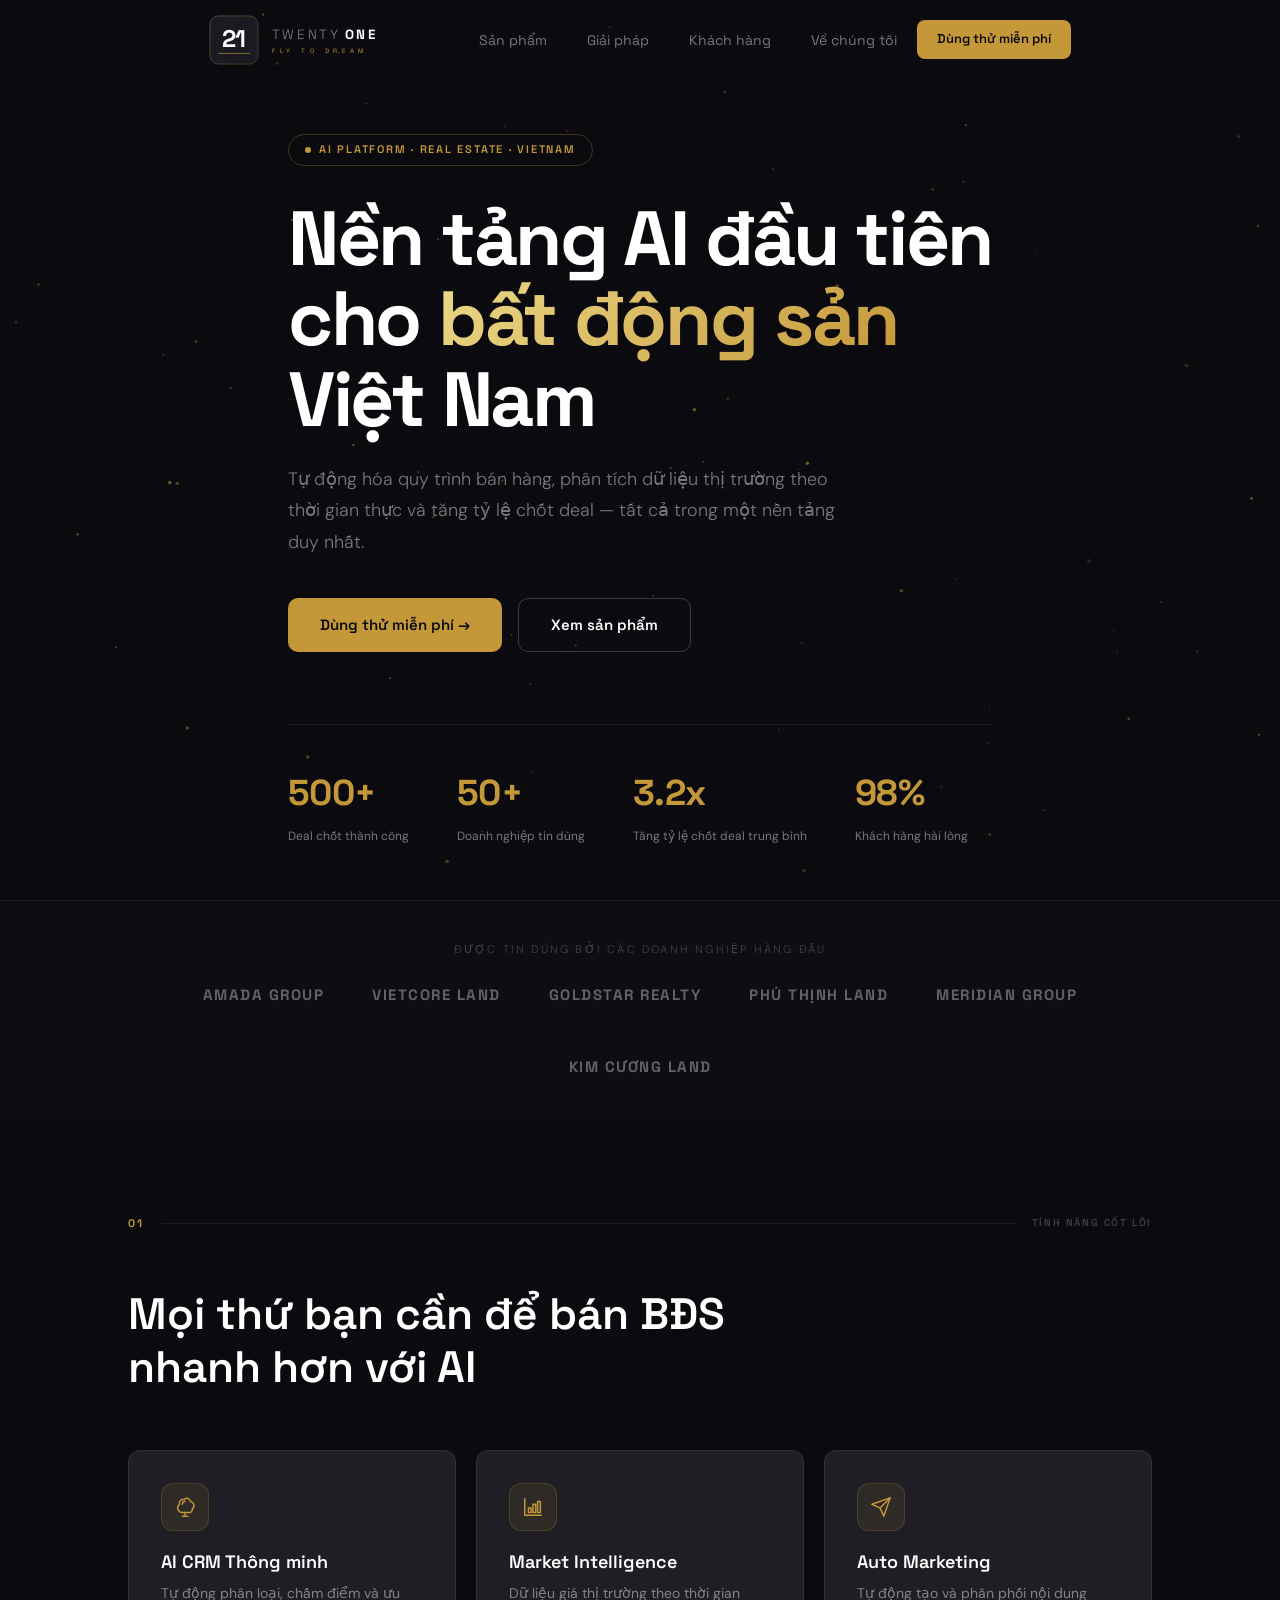
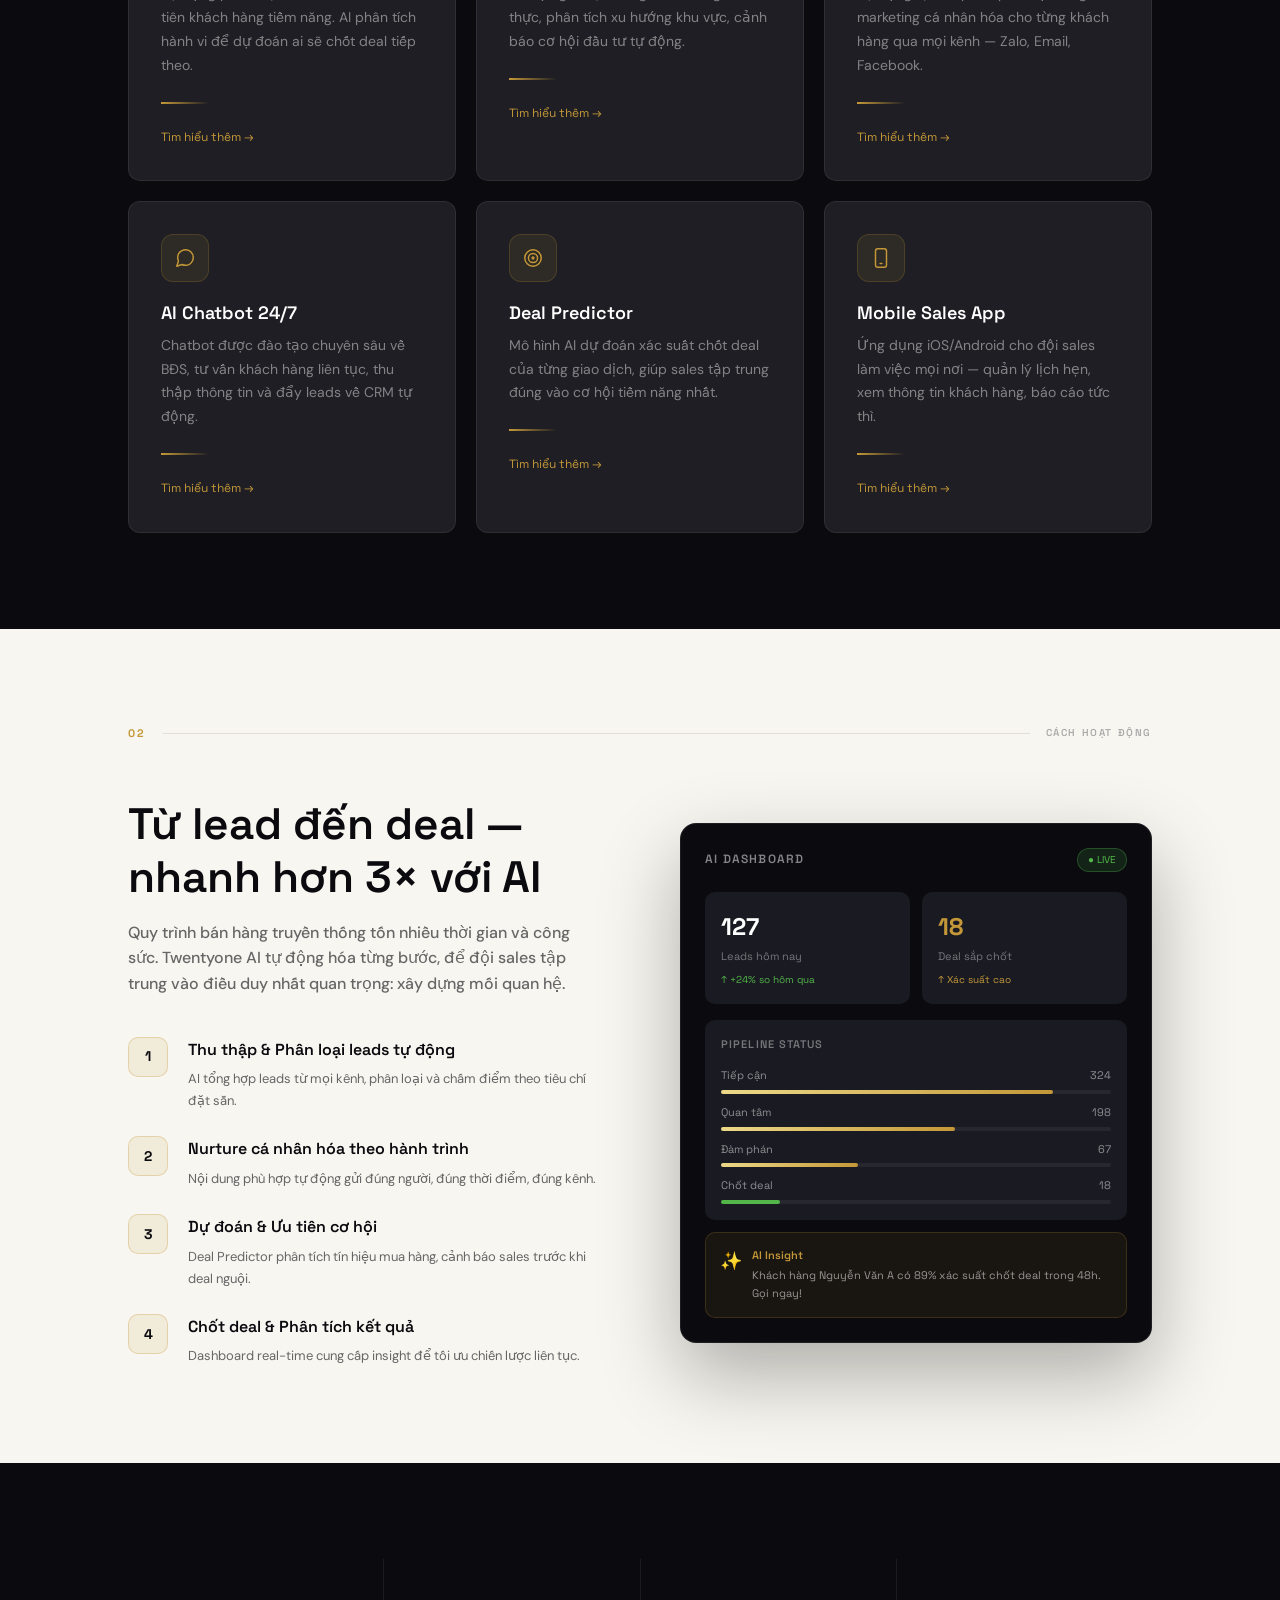
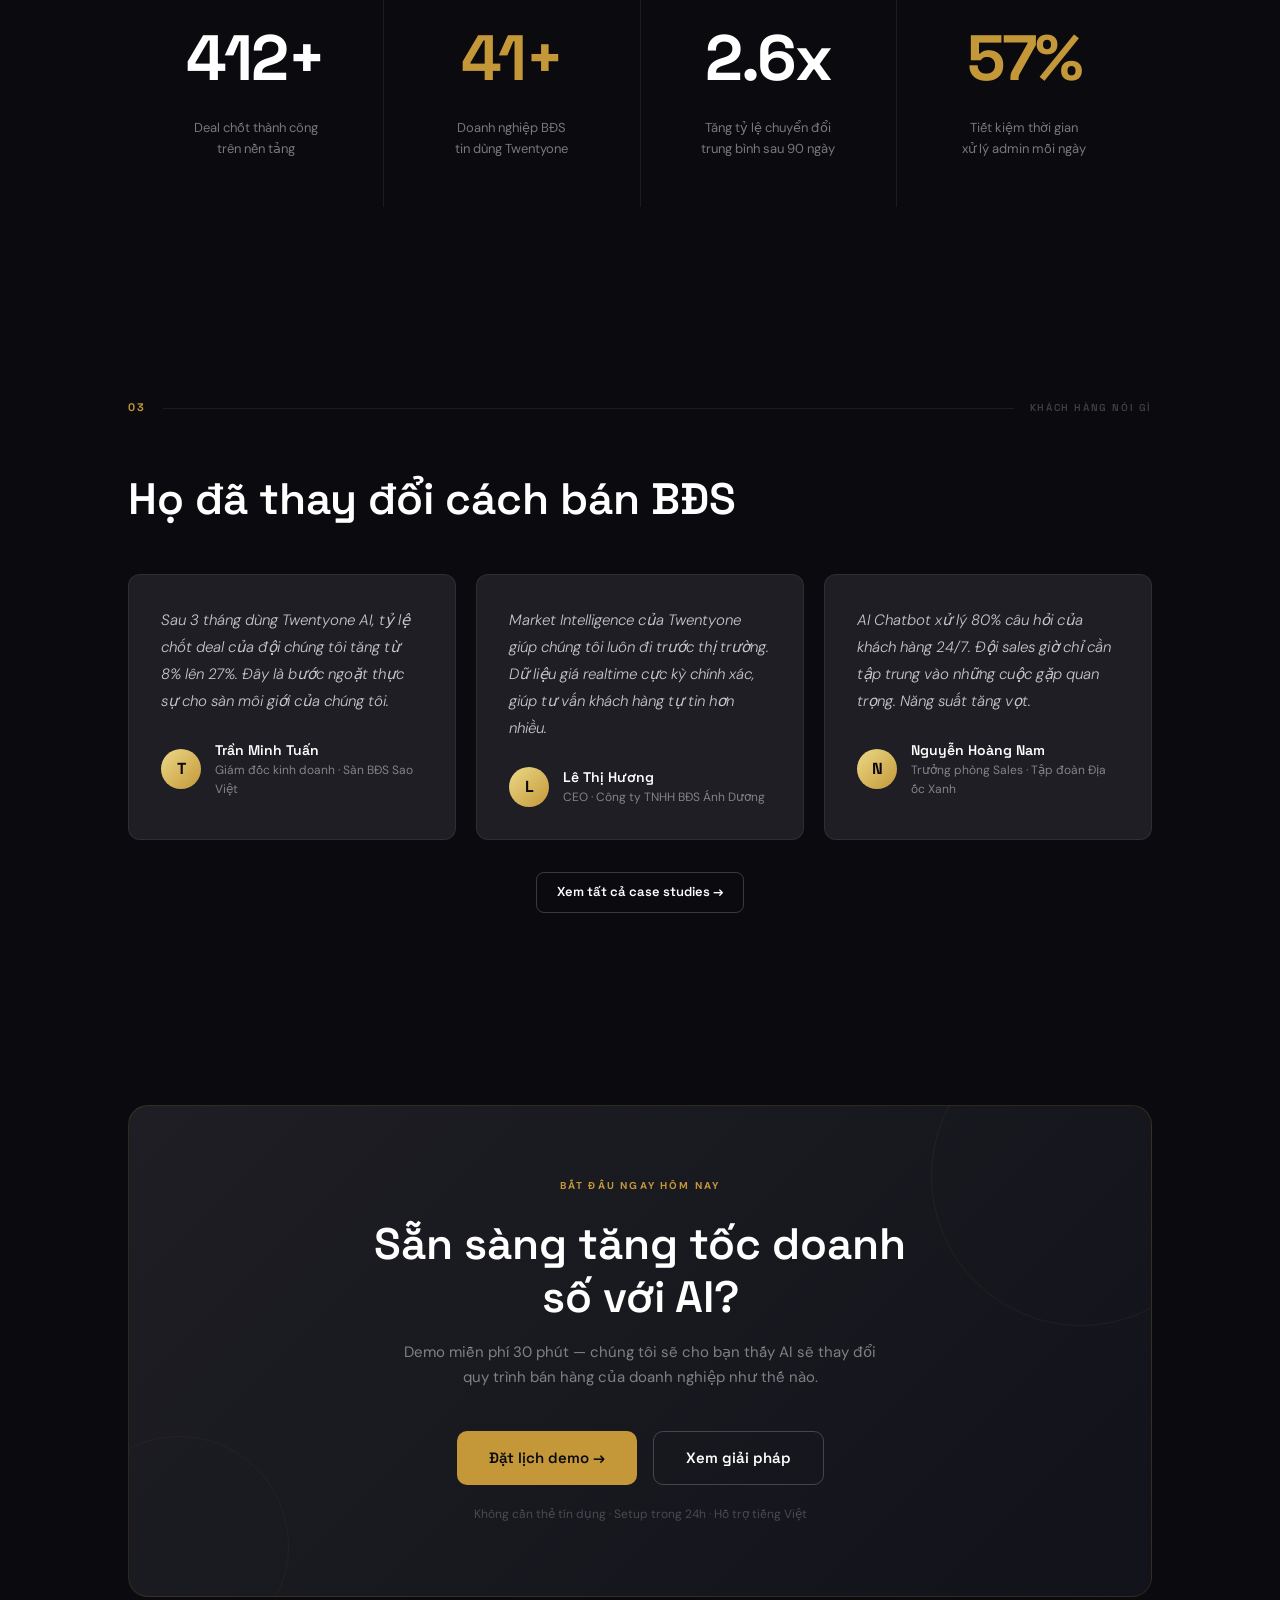
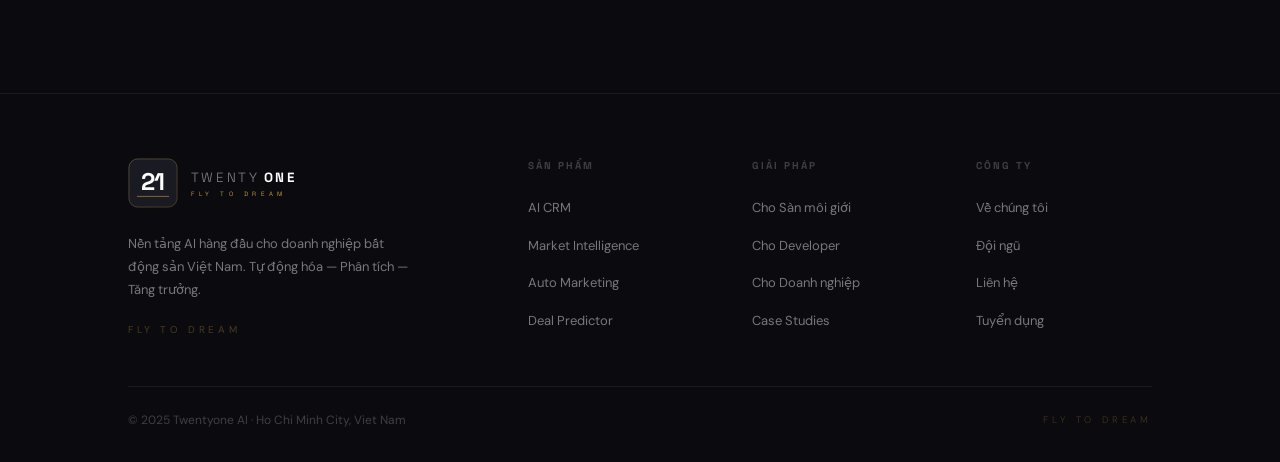
<file: index.html>
<!DOCTYPE html>
<html lang="vi">
<head>
<meta charset="UTF-8">
<meta name="viewport" content="width=device-width, initial-scale=1.0">
<title>Twentyone AI — Nền tảng AI cho Bất động sản Việt Nam</title>
<meta name="description" content="Twentyone AI là nền tảng AI đầu tiên dành riêng cho doanh nghiệp bất động sản Việt Nam. Tự động hóa quy trình, phân tích thị trường, tăng tỷ lệ chốt deal.">
<link rel="icon" type="image/svg+xml" href="images/favicon.svg">
<link rel="stylesheet" href="css/style.css">
<script src="https://identity.netlify.com/v1/netlify-identity-widget.js"></script>
</head>
<body>

<div id="nav-placeholder"></div>

<!-- ████ HERO ████ -->
<section class="hero">
  <canvas id="particles-canvas"></canvas>
  <div class="container">
    <div class="hero__content">
      <div class="hero__badge reveal">
        <div class="hero__badge-dot"></div>
        <span>AI Platform · Real Estate · Vietnam</span>
      </div>
      <h1 class="hero__title reveal reveal-delay-1">
        Nền tảng AI đầu tiên<br>
        cho <em>bất động sản</em><br>
        Việt Nam
      </h1>
      <p class="hero__sub reveal reveal-delay-2" data-cms="hero.subtitle">
        Tự động hóa quy trình bán hàng, phân tích dữ liệu thị trường theo thời gian thực và tăng tỷ lệ chốt deal — tất cả trong một nền tảng duy nhất.
      </p>
      <div class="hero__ctas reveal reveal-delay-2">
        <a href="ve-chung-toi.html#contact" class="btn btn-gold btn-lg">Dùng thử miễn phí →</a>
        <a href="san-pham.html" class="btn btn-outline btn-lg">Xem sản phẩm</a>
      </div>
      <div class="hero__stats reveal reveal-delay-3">
        <div>
          <div class="hero__stat-num"><span data-cms="stats.deals_closed" data-target="500" data-suffix="+">0+</span></div>
          <div class="hero__stat-label">Deal chốt thành công</div>
        </div>
        <div>
          <div class="hero__stat-num"><span data-cms="stats.businesses" data-target="50" data-suffix="+">0+</span></div>
          <div class="hero__stat-label">Doanh nghiệp tin dùng</div>
        </div>
        <div>
          <div class="hero__stat-num"><span data-cms="stats.conversion_multiplier" data-target="3.2" data-suffix="x">0x</span></div>
          <div class="hero__stat-label">Tăng tỷ lệ chốt deal trung bình</div>
        </div>
        <div>
          <div class="hero__stat-num"><span data-cms="stats.satisfaction" data-target="98" data-suffix="%">0%</span></div>
          <div class="hero__stat-label">Khách hàng hài lòng</div>
        </div>
      </div>
    </div>
  </div>
</section>

<!-- ████ TRUSTED BY ████ -->
<section style="background:#0D0D14; padding:40px 0; border-top:1px solid rgba(255,255,255,0.05)">
  <div class="container">
    <p class="text-center caption muted mb-6" style="letter-spacing:0.2em;text-transform:uppercase">Được tin dùng bởi các doanh nghiệp hàng đầu</p>
    <div data-cms-list="trusted_by" style="display:flex;gap:48px;justify-content:center;align-items:center;flex-wrap:wrap;opacity:0.35">
      <span style="font-size:15px;font-weight:700;letter-spacing:0.1em;color:#fff">SOLARA GROUP</span>
      <span style="font-size:15px;font-weight:700;letter-spacing:0.1em;color:#fff">VIETCORE LAND</span>
      <span style="font-size:15px;font-weight:700;letter-spacing:0.1em;color:#fff">GOLDSTAR REALTY</span>
      <span style="font-size:15px;font-weight:700;letter-spacing:0.1em;color:#fff">PHÚ THỊNH LAND</span>
      <span style="font-size:15px;font-weight:700;letter-spacing:0.1em;color:#fff">MERIDIAN GROUP</span>
      <span style="font-size:15px;font-weight:700;letter-spacing:0.1em;color:#fff">KIM CƯƠNG LAND</span>
    </div>
  </div>
</section>

<!-- ████ FEATURES ████ -->
<section class="section" style="background:#0A0A0F">
  <div class="container">
    <div class="section-label reveal">
      <div class="section-label__num">01</div>
      <div class="section-label__line"></div>
      <div class="section-label__text">Tính năng cốt lõi</div>
    </div>
    <div style="max-width:640px;margin-bottom:56px">
      <h2 class="heading-1 reveal">Mọi thứ bạn cần để bán BĐS nhanh hơn với AI</h2>
    </div>
    <div class="grid-3">
      <div class="card reveal">
        <div class="card__icon"><svg viewBox="0 0 24 24" width="22" height="22" fill="none" stroke="#C49838" stroke-width="1.6" stroke-linecap="round" stroke-linejoin="round"><path d="M9 18a5 5 0 0 1-3-9 4 4 0 0 1 5-5 4 4 0 0 1 7 2 4.5 4.5 0 0 1 2 8 4 4 0 0 1-2 4Z"/><path d="M9 9a3 3 0 0 1 3-3"/><path d="M12 18v3"/><path d="M9 22h6"/></svg></div>
        <h3 class="card__title">AI CRM Thông minh</h3>
        <p class="card__body">Tự động phân loại, chấm điểm và ưu tiên khách hàng tiềm năng. AI phân tích hành vi để dự đoán ai sẽ chốt deal tiếp theo.</p>
        <div class="gold-line mt-6"></div>
        <a href="san-pham.html" style="font-size:12px;color:var(--gold);text-decoration:none;display:inline-flex;align-items:center;gap:6px;margin-top:8px">Tìm hiểu thêm →</a>
      </div>
      <div class="card reveal reveal-delay-1">
        <div class="card__icon"><svg viewBox="0 0 24 24" width="22" height="22" fill="none" stroke="#C49838" stroke-width="1.6" stroke-linecap="round" stroke-linejoin="round"><path d="M3 3v18h18"/><rect x="7" y="13" width="3" height="5"/><rect x="12" y="9" width="3" height="9"/><rect x="17" y="6" width="3" height="12"/></svg></div>
        <h3 class="card__title">Market Intelligence</h3>
        <p class="card__body">Dữ liệu giá thị trường theo thời gian thực, phân tích xu hướng khu vực, cảnh báo cơ hội đầu tư tự động.</p>
        <div class="gold-line mt-6"></div>
        <a href="san-pham.html" style="font-size:12px;color:var(--gold);text-decoration:none;display:inline-flex;align-items:center;gap:6px;margin-top:8px">Tìm hiểu thêm →</a>
      </div>
      <div class="card reveal reveal-delay-2">
        <div class="card__icon"><svg viewBox="0 0 24 24" width="22" height="22" fill="none" stroke="#C49838" stroke-width="1.6" stroke-linecap="round" stroke-linejoin="round"><path d="M22 2 11 13"/><path d="M22 2 15 22l-4-9-9-4 20-7Z"/></svg></div>
        <h3 class="card__title">Auto Marketing</h3>
        <p class="card__body">Tự động tạo và phân phối nội dung marketing cá nhân hóa cho từng khách hàng qua mọi kênh — Zalo, Email, Facebook.</p>
        <div class="gold-line mt-6"></div>
        <a href="san-pham.html" style="font-size:12px;color:var(--gold);text-decoration:none;display:inline-flex;align-items:center;gap:6px;margin-top:8px">Tìm hiểu thêm →</a>
      </div>
      <div class="card reveal">
        <div class="card__icon"><svg viewBox="0 0 24 24" width="22" height="22" fill="none" stroke="#C49838" stroke-width="1.6" stroke-linecap="round" stroke-linejoin="round"><path d="M21 11.5a8.38 8.38 0 0 1-.9 3.8 8.5 8.5 0 0 1-7.6 4.7 8.38 8.38 0 0 1-3.8-.9L3 21l1.9-5.7a8.38 8.38 0 0 1-.9-3.8 8.5 8.5 0 0 1 4.7-7.6 8.38 8.38 0 0 1 3.8-.9h.5a8.48 8.48 0 0 1 8 8v.5Z"/></svg></div>
        <h3 class="card__title">AI Chatbot 24/7</h3>
        <p class="card__body">Chatbot được đào tạo chuyên sâu về BĐS, tư vấn khách hàng liên tục, thu thập thông tin và đẩy leads về CRM tự động.</p>
        <div class="gold-line mt-6"></div>
        <a href="san-pham.html" style="font-size:12px;color:var(--gold);text-decoration:none;display:inline-flex;align-items:center;gap:6px;margin-top:8px">Tìm hiểu thêm →</a>
      </div>
      <div class="card reveal reveal-delay-1">
        <div class="card__icon"><svg viewBox="0 0 24 24" width="22" height="22" fill="none" stroke="#C49838" stroke-width="1.6" stroke-linecap="round" stroke-linejoin="round"><circle cx="12" cy="12" r="9"/><circle cx="12" cy="12" r="5"/><circle cx="12" cy="12" r="1"/></svg></div>
        <h3 class="card__title">Deal Predictor</h3>
        <p class="card__body">Mô hình AI dự đoán xác suất chốt deal của từng giao dịch, giúp sales tập trung đúng vào cơ hội tiềm năng nhất.</p>
        <div class="gold-line mt-6"></div>
        <a href="san-pham.html" style="font-size:12px;color:var(--gold);text-decoration:none;display:inline-flex;align-items:center;gap:6px;margin-top:8px">Tìm hiểu thêm →</a>
      </div>
      <div class="card reveal reveal-delay-2">
        <div class="card__icon"><svg viewBox="0 0 24 24" width="22" height="22" fill="none" stroke="#C49838" stroke-width="1.6" stroke-linecap="round" stroke-linejoin="round"><rect x="6" y="2" width="12" height="20" rx="2.5"/><path d="M11 18h2"/></svg></div>
        <h3 class="card__title">Mobile Sales App</h3>
        <p class="card__body">Ứng dụng iOS/Android cho đội sales làm việc mọi nơi — quản lý lịch hẹn, xem thông tin khách hàng, báo cáo tức thì.</p>
        <div class="gold-line mt-6"></div>
        <a href="san-pham.html" style="font-size:12px;color:var(--gold);text-decoration:none;display:inline-flex;align-items:center;gap:6px;margin-top:8px">Tìm hiểu thêm →</a>
      </div>
    </div>
  </div>
</section>

<!-- ████ HOW IT WORKS ████ -->
<section class="section" style="background:#F8F6F0">
  <div class="container">
    <div class="section-label reveal">
      <div class="section-label__num" style="color:var(--gold)">02</div>
      <div class="section-label__line light"></div>
      <div class="section-label__text light">Cách hoạt động</div>
    </div>
    <div class="feature-row">
      <div>
        <h2 class="heading-1 reveal" style="color:var(--black)">Từ lead đến deal — nhanh hơn 3× với AI</h2>
        <p class="body-lg reveal reveal-delay-1" style="color:#666;margin-top:16px;margin-bottom:40px;font-family:'DM Sans',sans-serif">Quy trình bán hàng truyền thống tốn nhiều thời gian và công sức. Twentyone AI tự động hóa từng bước, để đội sales tập trung vào điều duy nhất quan trọng: xây dựng mối quan hệ.</p>
        <div style="display:flex;flex-direction:column;gap:24px">
          <div class="step reveal reveal-delay-1">
            <div class="step__num" style="background:rgba(196,152,56,0.12);border-color:rgba(196,152,56,0.3);color:var(--black)">1</div>
            <div>
              <div class="step__title" style="color:var(--black)">Thu thập & Phân loại leads tự động</div>
              <p class="step__desc" style="color:#666">AI tổng hợp leads từ mọi kênh, phân loại và chấm điểm theo tiêu chí đặt sẵn.</p>
            </div>
          </div>
          <div class="step reveal reveal-delay-2">
            <div class="step__num" style="background:rgba(196,152,56,0.12);border-color:rgba(196,152,56,0.3);color:var(--black)">2</div>
            <div>
              <div class="step__title" style="color:var(--black)">Nurture cá nhân hóa theo hành trình</div>
              <p class="step__desc" style="color:#666">Nội dung phù hợp tự động gửi đúng người, đúng thời điểm, đúng kênh.</p>
            </div>
          </div>
          <div class="step reveal reveal-delay-3">
            <div class="step__num" style="background:rgba(196,152,56,0.12);border-color:rgba(196,152,56,0.3);color:var(--black)">3</div>
            <div>
              <div class="step__title" style="color:var(--black)">Dự đoán & Ưu tiên cơ hội</div>
              <p class="step__desc" style="color:#666">Deal Predictor phân tích tín hiệu mua hàng, cảnh báo sales trước khi deal nguội.</p>
            </div>
          </div>
          <div class="step reveal reveal-delay-4">
            <div class="step__num" style="background:rgba(196,152,56,0.12);border-color:rgba(196,152,56,0.3);color:var(--black)">4</div>
            <div>
              <div class="step__title" style="color:var(--black)">Chốt deal & Phân tích kết quả</div>
              <p class="step__desc" style="color:#666">Dashboard real-time cung cấp insight để tối ưu chiến lược liên tục.</p>
            </div>
          </div>
        </div>
      </div>
      <div class="reveal reveal-delay-2">
        <!-- Dashboard mockup -->
        <div style="background:var(--black);border-radius:16px;padding:24px;border:1px solid rgba(255,255,255,0.08);box-shadow:0 32px 80px rgba(0,0,0,0.3)">
          <div style="display:flex;align-items:center;justify-content:space-between;margin-bottom:20px">
            <span style="font-size:12px;font-weight:600;color:rgba(255,255,255,0.5);letter-spacing:0.1em">AI DASHBOARD</span>
            <span style="font-size:10px;background:rgba(82,182,73,0.15);color:#52b649;padding:3px 10px;border-radius:100px;border:1px solid rgba(82,182,73,0.3)">● LIVE</span>
          </div>
          <!-- Mini stats -->
          <div style="display:grid;grid-template-columns:1fr 1fr;gap:12px;margin-bottom:16px">
            <div style="background:#1a1a22;border-radius:10px;padding:16px">
              <div style="font-size:24px;font-weight:700;color:#fff">127</div>
              <div style="font-size:11px;color:rgba(255,255,255,0.4);margin-top:2px">Leads hôm nay</div>
              <div style="font-size:10px;color:#52b649;margin-top:6px">↑ +24% so hôm qua</div>
            </div>
            <div style="background:#1a1a22;border-radius:10px;padding:16px">
              <div style="font-size:24px;font-weight:700;color:var(--gold)">18</div>
              <div style="font-size:11px;color:rgba(255,255,255,0.4);margin-top:2px">Deal sắp chốt</div>
              <div style="font-size:10px;color:var(--gold);margin-top:6px">↑ Xác suất cao</div>
            </div>
          </div>
          <!-- Pipeline bars -->
          <div style="background:#1a1a22;border-radius:10px;padding:16px;margin-bottom:12px">
            <div style="font-size:11px;font-weight:600;color:rgba(255,255,255,0.4);margin-bottom:14px;letter-spacing:0.1em">PIPELINE STATUS</div>
            <div style="display:flex;flex-direction:column;gap:10px">
              <div>
                <div style="display:flex;justify-content:space-between;font-size:11px;color:rgba(255,255,255,0.5);margin-bottom:5px"><span>Tiếp cận</span><span>324</span></div>
                <div style="height:4px;background:rgba(255,255,255,0.06);border-radius:2px"><div style="height:100%;width:85%;background:linear-gradient(90deg,#ECD988,#C49838);border-radius:2px"></div></div>
              </div>
              <div>
                <div style="display:flex;justify-content:space-between;font-size:11px;color:rgba(255,255,255,0.5);margin-bottom:5px"><span>Quan tâm</span><span>198</span></div>
                <div style="height:4px;background:rgba(255,255,255,0.06);border-radius:2px"><div style="height:100%;width:60%;background:linear-gradient(90deg,#ECD988,#C49838);border-radius:2px"></div></div>
              </div>
              <div>
                <div style="display:flex;justify-content:space-between;font-size:11px;color:rgba(255,255,255,0.5);margin-bottom:5px"><span>Đàm phán</span><span>67</span></div>
                <div style="height:4px;background:rgba(255,255,255,0.06);border-radius:2px"><div style="height:100%;width:35%;background:linear-gradient(90deg,#ECD988,#C49838);border-radius:2px"></div></div>
              </div>
              <div>
                <div style="display:flex;justify-content:space-between;font-size:11px;color:rgba(255,255,255,0.5);margin-bottom:5px"><span>Chốt deal</span><span>18</span></div>
                <div style="height:4px;background:rgba(255,255,255,0.06);border-radius:2px"><div style="height:100%;width:15%;background:#52b649;border-radius:2px"></div></div>
              </div>
            </div>
          </div>
          <!-- AI insight -->
          <div style="background:rgba(196,152,56,0.08);border:1px solid rgba(196,152,56,0.2);border-radius:10px;padding:14px;display:flex;gap:10px;align-items:flex-start">
            <span style="font-size:18px;flex-shrink:0">✨</span>
            <div>
              <div style="font-size:11px;font-weight:600;color:var(--gold);margin-bottom:3px">AI Insight</div>
              <div style="font-size:11px;color:rgba(255,255,255,0.55);line-height:1.6">Khách hàng Nguyễn Văn A có 89% xác suất chốt deal trong 48h. Gọi ngay!</div>
            </div>
          </div>
        </div>
      </div>
    </div>
  </div>
</section>

<!-- ████ STATS ████ -->
<section class="section" style="background:var(--black)">
  <div class="container">
    <div style="display:grid;grid-template-columns:repeat(4,1fr);gap:1px;background:var(--border-dark)">
      <div class="stat-block reveal" style="background:var(--black);padding:48px 32px">
        <div class="stat-block__num">
          <span data-target="500" data-suffix="+" style="color:#fff">0+</span>
        </div>
        <div class="stat-block__label">Deal chốt thành công<br>trên nền tảng</div>
      </div>
      <div class="stat-block reveal reveal-delay-1" style="background:var(--black);padding:48px 32px">
        <div class="stat-block__num">
          <span data-target="50" data-suffix="+" style="color:var(--gold)">0+</span>
        </div>
        <div class="stat-block__label">Doanh nghiệp BĐS<br>tin dùng Twentyone</div>
      </div>
      <div class="stat-block reveal reveal-delay-2" style="background:var(--black);padding:48px 32px">
        <div class="stat-block__num">
          <span data-target="3.2" data-suffix="x" style="color:#fff">0x</span>
        </div>
        <div class="stat-block__label">Tăng tỷ lệ chuyển đổi<br>trung bình sau 90 ngày</div>
      </div>
      <div class="stat-block reveal reveal-delay-3" style="background:var(--black);padding:48px 32px">
        <div class="stat-block__num">
          <span data-target="70" data-suffix="%" style="color:var(--gold)">0%</span>
        </div>
        <div class="stat-block__label">Tiết kiệm thời gian<br>xử lý admin mỗi ngày</div>
      </div>
    </div>
  </div>
</section>

<!-- ████ TESTIMONIALS ████ -->
<section class="section" style="background:#0A0A0F">
  <div class="container">
    <div class="section-label reveal">
      <div class="section-label__num">03</div>
      <div class="section-label__line"></div>
      <div class="section-label__text">Khách hàng nói gì</div>
    </div>
    <h2 class="heading-1 reveal mb-12">Họ đã thay đổi cách bán BĐS</h2>
    <div class="grid-3">
      <div class="testimonial reveal">
        <p class="testimonial__quote" data-cms="testimonials.0.quote">"Sau 3 tháng dùng Twentyone AI, tỷ lệ chốt deal của đội chúng tôi tăng từ 8% lên 27%. Đây là bước ngoặt thực sự cho sàn môi giới của chúng tôi."</p>
        <div class="testimonial__author">
          <div class="testimonial__avatar">T</div>
          <div>
            <div class="testimonial__name" data-cms="testimonials.0.name">Trần Minh Tuấn</div>
            <div class="testimonial__role" data-cms="testimonials.0.role">Giám đốc kinh doanh · Sàn BĐS Sao Việt</div>
          </div>
        </div>
      </div>
      <div class="testimonial reveal reveal-delay-1">
        <p class="testimonial__quote" data-cms="testimonials.1.quote">"Market Intelligence của Twentyone giúp chúng tôi luôn đi trước thị trường. Dữ liệu giá realtime cực kỳ chính xác, giúp tư vấn khách hàng tự tin hơn nhiều."</p>
        <div class="testimonial__author">
          <div class="testimonial__avatar">L</div>
          <div>
            <div class="testimonial__name" data-cms="testimonials.1.name">Lê Thị Hương</div>
            <div class="testimonial__role" data-cms="testimonials.1.role">CEO · Công ty TNHH BĐS Ánh Dương</div>
          </div>
        </div>
      </div>
      <div class="testimonial reveal reveal-delay-2">
        <p class="testimonial__quote" data-cms="testimonials.2.quote">"AI Chatbot xử lý 80% câu hỏi của khách hàng 24/7. Đội sales giờ chỉ cần tập trung vào những cuộc gặp quan trọng. Năng suất tăng vọt."</p>
        <div class="testimonial__author">
          <div class="testimonial__avatar">N</div>
          <div>
            <div class="testimonial__name" data-cms="testimonials.2.name">Nguyễn Hoàng Nam</div>
            <div class="testimonial__role" data-cms="testimonials.2.role">Trưởng phòng Sales · Tập đoàn Địa ốc Xanh</div>
          </div>
        </div>
      </div>
    </div>
    <div class="text-center mt-8 reveal">
      <a href="khach-hang.html" class="btn btn-outline">Xem tất cả case studies →</a>
    </div>
  </div>
</section>

<!-- ████ CTA ████ -->
<section class="section" style="background:#0A0A0F" id="contact">
  <div class="container">
    <div class="cta-banner reveal">
      <div style="position:relative;z-index:1">
        <p class="label gold mb-6">Bắt đầu ngay hôm nay</p>
        <h2 class="heading-1 mb-6" style="max-width:560px;margin:0 auto 16px">Sẵn sàng tăng tốc doanh số với AI?</h2>
        <p style="font-size:15px;color:var(--text-dim);max-width:480px;margin:0 auto 40px;font-family:'DM Sans',sans-serif;line-height:1.7">Demo miễn phí 30 phút — chúng tôi sẽ cho bạn thấy AI sẽ thay đổi quy trình bán hàng của doanh nghiệp như thế nào.</p>
        <div style="display:flex;gap:16px;justify-content:center;flex-wrap:wrap">
          <a href="ve-chung-toi.html#contact" class="btn btn-gold btn-lg">Đặt lịch demo →</a>
          <a href="giai-phap.html" class="btn btn-outline btn-lg">Xem giải pháp</a>
        </div>
        <p style="font-size:12px;color:var(--text-muted);margin-top:20px">Không cần thẻ tín dụng · Setup trong 24h · Hỗ trợ tiếng Việt</p>
      </div>
    </div>
  </div>
</section>

<div id="footer-placeholder"></div>

<script src="js/nav.js"></script>
<script src="js/content-loader.js"></script>
<script src="js/main.js"></script>
<script src="js/particles.js"></script>
<script>
  if (window.netlifyIdentity) {
    window.netlifyIdentity.on("init", user => {
      if (!user) {
        window.netlifyIdentity.on("login", () => {
          document.location.href = "/admin/";
        });
      }
    });
  }
</script>
</body>
</html>
</file>
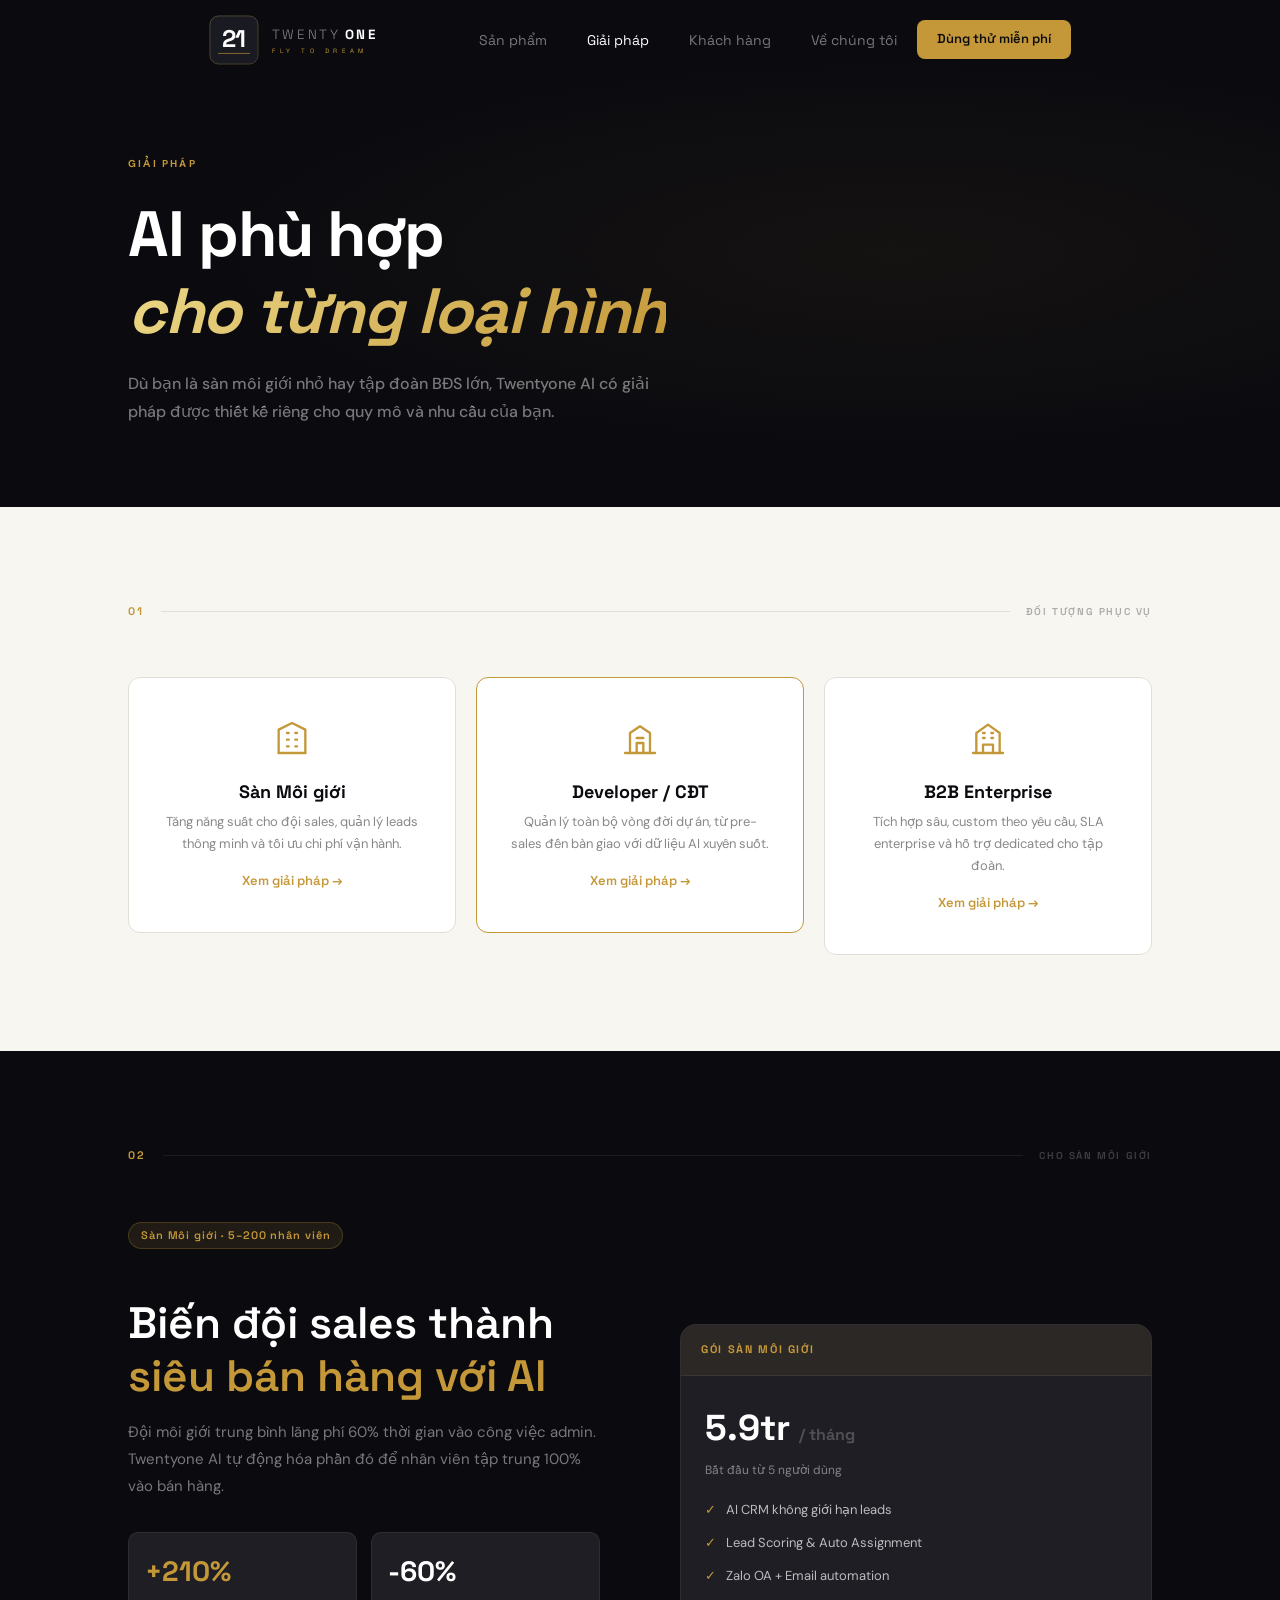
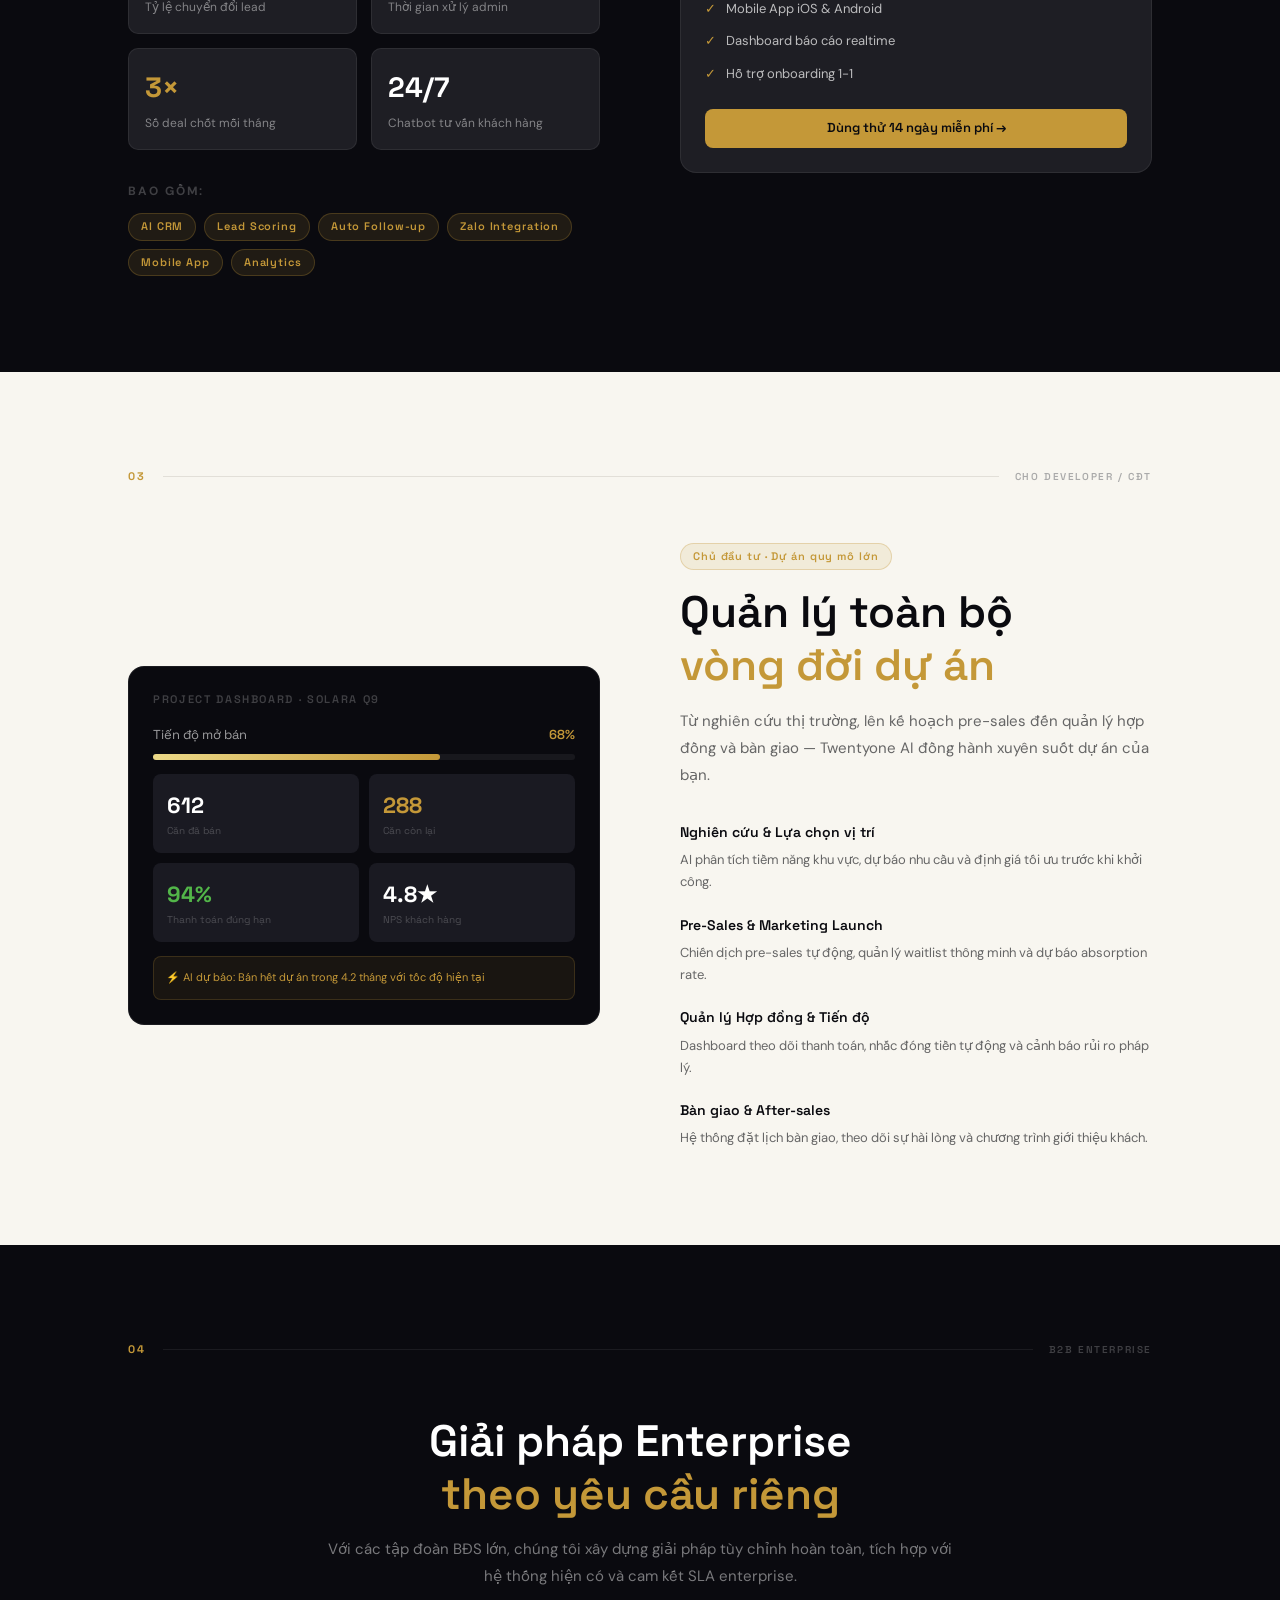
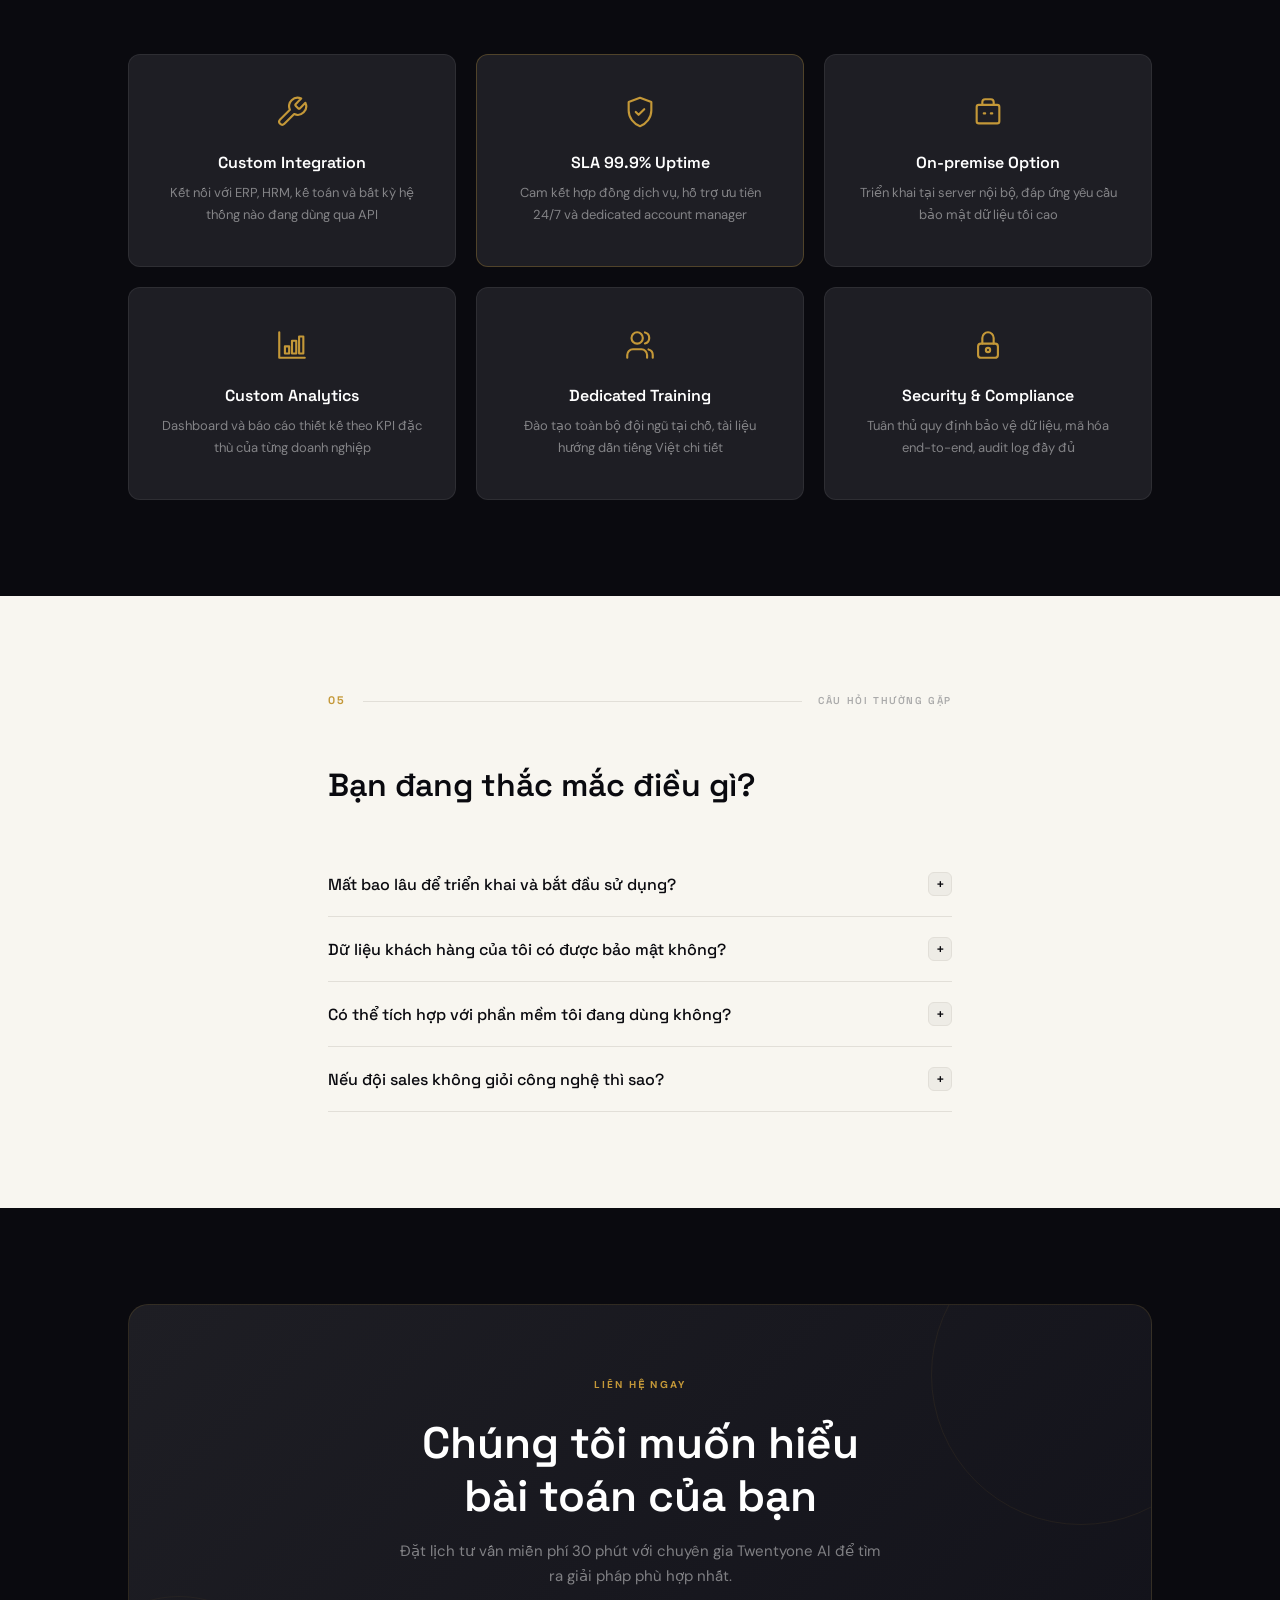
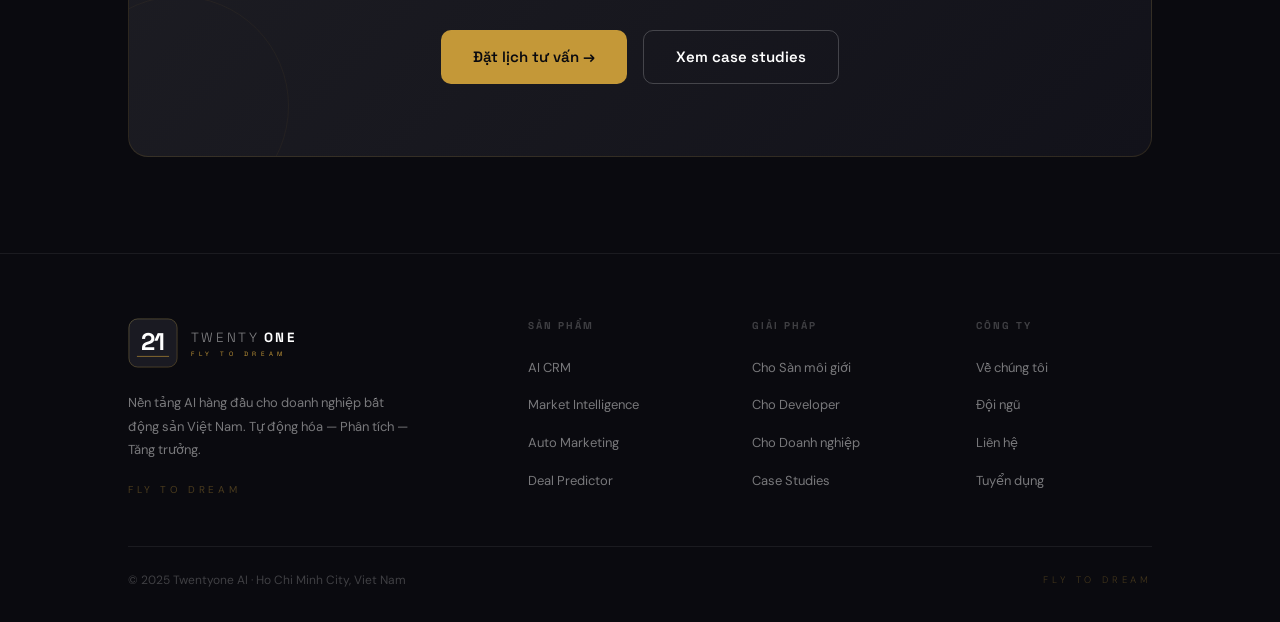
<file: giai-phap.html>
<!DOCTYPE html>
<html lang="vi">
<head>
<meta charset="UTF-8">
<meta name="viewport" content="width=device-width, initial-scale=1.0">
<title>Giải pháp — Twentyone AI</title>
<meta name="description" content="Giải pháp AI cho sàn môi giới, developer và doanh nghiệp bất động sản B2B Enterprise.">
<link rel="icon" type="image/svg+xml" href="images/favicon.svg">
<link rel="stylesheet" href="css/style.css">
</head>
<body>

<div id="nav-placeholder"></div>

<!-- ████ PAGE HERO ████ -->
<section class="page-hero">
  <div class="container">
    <div class="page-hero__content">
      <p class="label gold mb-6 reveal">Giải pháp</p>
      <h1 class="display reveal reveal-delay-1">AI phù hợp<br><em class="gold-grad">cho từng loại hình</em></h1>
      <p class="body-lg dim reveal reveal-delay-2" style="max-width:560px;margin-top:20px;font-family:'DM Sans',sans-serif;line-height:1.8">
        Dù bạn là sàn môi giới nhỏ hay tập đoàn BĐS lớn, Twentyone AI có giải pháp được thiết kế riêng cho quy mô và nhu cầu của bạn.
      </p>
    </div>
  </div>
</section>

<!-- ████ 3 SOLUTIONS ████ -->
<section class="section" style="background:#F8F6F0">
  <div class="container">
    <div class="section-label reveal">
      <div class="section-label__num" style="color:var(--gold)">01</div>
      <div class="section-label__line light"></div>
      <div class="section-label__text light">Đối tượng phục vụ</div>
    </div>
    <div class="grid-3">
      <a href="#san" style="text-decoration:none">
        <div class="card-light reveal" style="cursor:pointer;text-align:center;padding:40px 32px">
          <div style="margin-bottom:16px"><svg viewBox="0 0 24 24" width="40" height="40" fill="none" stroke="#C49838" stroke-width="1.4" stroke-linecap="round" stroke-linejoin="round"><path d="M4 21V7l8-4 8 4v14"/><path d="M4 21h16"/><path d="M9 9h1M14 9h1M9 13h1M14 13h1M9 17h1M14 17h1"/></svg></div>
          <h3 style="font-size:18px;font-weight:700;color:var(--black);margin-bottom:8px">Sàn Môi giới</h3>
          <p style="font-size:13px;color:#888;font-family:'DM Sans',sans-serif;line-height:1.7">Tăng năng suất cho đội sales, quản lý leads thông minh và tối ưu chi phí vận hành.</p>
          <div style="color:var(--gold);font-size:13px;font-weight:600;margin-top:16px">Xem giải pháp →</div>
        </div>
      </a>
      <a href="#dev" style="text-decoration:none">
        <div class="card-light reveal reveal-delay-1" style="cursor:pointer;text-align:center;padding:40px 32px;border-color:var(--gold)">
          <div style="margin-bottom:16px"><svg viewBox="0 0 24 24" width="40" height="40" fill="none" stroke="#C49838" stroke-width="1.4" stroke-linecap="round" stroke-linejoin="round"><path d="M3 21h18"/><path d="M6 21V9l6-4 6 4v12"/><path d="M10 21v-6h4v6"/><path d="M10 12h4"/></svg></div>
          <h3 style="font-size:18px;font-weight:700;color:var(--black);margin-bottom:8px">Developer / CĐT</h3>
          <p style="font-size:13px;color:#888;font-family:'DM Sans',sans-serif;line-height:1.7">Quản lý toàn bộ vòng đời dự án, từ pre-sales đến bàn giao với dữ liệu AI xuyên suốt.</p>
          <div style="color:var(--gold);font-size:13px;font-weight:600;margin-top:16px">Xem giải pháp →</div>
        </div>
      </a>
      <a href="#enterprise" style="text-decoration:none">
        <div class="card-light reveal reveal-delay-2" style="cursor:pointer;text-align:center;padding:40px 32px">
          <div style="margin-bottom:16px"><svg viewBox="0 0 24 24" width="40" height="40" fill="none" stroke="#C49838" stroke-width="1.4" stroke-linecap="round" stroke-linejoin="round"><path d="M3 21h18"/><path d="M5 21V9l7-5 7 5v12"/><path d="M9 21v-5h6v5"/><path d="M9 12h1M14 12h1M9 9h1M14 9h1"/></svg></div>
          <h3 style="font-size:18px;font-weight:700;color:var(--black);margin-bottom:8px">B2B Enterprise</h3>
          <p style="font-size:13px;color:#888;font-family:'DM Sans',sans-serif;line-height:1.7">Tích hợp sâu, custom theo yêu cầu, SLA enterprise và hỗ trợ dedicated cho tập đoàn.</p>
          <div style="color:var(--gold);font-size:13px;font-weight:600;margin-top:16px">Xem giải pháp →</div>
        </div>
      </a>
    </div>
  </div>
</section>

<!-- ████ SÀN MÔI GIỚI ████ -->
<section class="section" style="background:#0A0A0F" id="san">
  <div class="container">
    <div class="section-label reveal">
      <div class="section-label__num">02</div>
      <div class="section-label__line"></div>
      <div class="section-label__text">Cho Sàn Môi giới</div>
    </div>
    <div class="feature-row">
      <div>
        <span class="tag mb-6" style="display:inline-block">Sàn Môi giới · 5–200 nhân viên</span>
        <h2 class="heading-1 mt-6 reveal">Biến đội sales thành<br><span class="gold">siêu bán hàng với AI</span></h2>
        <p class="reveal reveal-delay-1" style="font-size:15px;color:var(--text-dim);line-height:1.8;margin:16px 0 32px;font-family:'DM Sans',sans-serif">
          Đội môi giới trung bình lãng phí 60% thời gian vào công việc admin. Twentyone AI tự động hóa phần đó để nhân viên tập trung 100% vào bán hàng.
        </p>
        <div class="grid-2 reveal reveal-delay-2" style="gap:14px;margin-bottom:32px">
          <div style="background:var(--charcoal);border-radius:10px;padding:16px;border:1px solid var(--border-dark)">
            <div style="font-size:28px;font-weight:700;color:var(--gold)">+210%</div>
            <div style="font-size:12px;color:var(--text-dim);margin-top:4px;font-family:'DM Sans',sans-serif">Tỷ lệ chuyển đổi lead</div>
          </div>
          <div style="background:var(--charcoal);border-radius:10px;padding:16px;border:1px solid var(--border-dark)">
            <div style="font-size:28px;font-weight:700;color:#fff">-60%</div>
            <div style="font-size:12px;color:var(--text-dim);margin-top:4px;font-family:'DM Sans',sans-serif">Thời gian xử lý admin</div>
          </div>
          <div style="background:var(--charcoal);border-radius:10px;padding:16px;border:1px solid var(--border-dark)">
            <div style="font-size:28px;font-weight:700;color:var(--gold)">3×</div>
            <div style="font-size:12px;color:var(--text-dim);margin-top:4px;font-family:'DM Sans',sans-serif">Số deal chốt mỗi tháng</div>
          </div>
          <div style="background:var(--charcoal);border-radius:10px;padding:16px;border:1px solid var(--border-dark)">
            <div style="font-size:28px;font-weight:700;color:#fff">24/7</div>
            <div style="font-size:12px;color:var(--text-dim);margin-top:4px;font-family:'DM Sans',sans-serif">Chatbot tư vấn khách hàng</div>
          </div>
        </div>
        <div class="reveal reveal-delay-3">
          <p style="font-size:12px;font-weight:700;letter-spacing:0.16em;text-transform:uppercase;color:var(--text-muted);margin-bottom:12px">Bao gồm:</p>
          <div style="display:flex;flex-wrap:wrap;gap:8px">
            <span class="tag">AI CRM</span>
            <span class="tag">Lead Scoring</span>
            <span class="tag">Auto Follow-up</span>
            <span class="tag">Zalo Integration</span>
            <span class="tag">Mobile App</span>
            <span class="tag">Analytics</span>
          </div>
        </div>
      </div>
      <div class="reveal reveal-delay-2">
        <div style="background:var(--charcoal);border-radius:16px;overflow:hidden;border:1px solid var(--border-dark)">
          <div style="background:rgba(196,152,56,0.08);border-bottom:1px solid var(--border-dark);padding:16px 20px">
            <div style="font-size:11px;font-weight:700;letter-spacing:0.15em;color:var(--gold)" data-cms="pricing.plan_name">GÓI SÀN MÔI GIỚI</div>
          </div>
          <div style="padding:24px">
            <div style="font-size:36px;font-weight:700;color:#fff;margin-bottom:4px"><span data-cms="pricing.price">5.9tr</span> <span style="font-size:16px;color:var(--text-muted)" data-cms="pricing.price_unit">/ tháng</span></div>
            <div style="font-size:12px;color:var(--text-dim);margin-bottom:20px;font-family:'DM Sans',sans-serif" data-cms="pricing.price_note">Bắt đầu từ 5 người dùng</div>
            <ul style="list-style:none;display:flex;flex-direction:column;gap:12px;margin-bottom:24px">
              <li style="font-size:13px;color:rgba(255,255,255,0.7);display:flex;gap:10px;font-family:'DM Sans',sans-serif"><span style="color:var(--gold)">✓</span> AI CRM không giới hạn leads</li>
              <li style="font-size:13px;color:rgba(255,255,255,0.7);display:flex;gap:10px;font-family:'DM Sans',sans-serif"><span style="color:var(--gold)">✓</span> Lead Scoring & Auto Assignment</li>
              <li style="font-size:13px;color:rgba(255,255,255,0.7);display:flex;gap:10px;font-family:'DM Sans',sans-serif"><span style="color:var(--gold)">✓</span> Zalo OA + Email automation</li>
              <li style="font-size:13px;color:rgba(255,255,255,0.7);display:flex;gap:10px;font-family:'DM Sans',sans-serif"><span style="color:var(--gold)">✓</span> Mobile App iOS & Android</li>
              <li style="font-size:13px;color:rgba(255,255,255,0.7);display:flex;gap:10px;font-family:'DM Sans',sans-serif"><span style="color:var(--gold)">✓</span> Dashboard báo cáo realtime</li>
              <li style="font-size:13px;color:rgba(255,255,255,0.7);display:flex;gap:10px;font-family:'DM Sans',sans-serif"><span style="color:var(--gold)">✓</span> Hỗ trợ onboarding 1-1</li>
            </ul>
            <a href="ve-chung-toi.html#contact" class="btn btn-gold" style="width:100%;justify-content:center">Dùng thử 14 ngày miễn phí →</a>
          </div>
        </div>
      </div>
    </div>
  </div>
</section>

<!-- ████ DEVELOPER / CĐT ████ -->
<section class="section" style="background:#F8F6F0" id="dev">
  <div class="container">
    <div class="section-label reveal">
      <div class="section-label__num" style="color:var(--gold)">03</div>
      <div class="section-label__line light"></div>
      <div class="section-label__text light">Cho Developer / CĐT</div>
    </div>
    <div class="feature-row reverse">
      <div>
        <span class="tag" style="background:rgba(196,152,56,0.12);color:var(--gold);border-color:rgba(196,152,56,0.3);display:inline-block;margin-bottom:16px">Chủ đầu tư · Dự án quy mô lớn</span>
        <h2 class="heading-1 reveal" style="color:var(--black)">Quản lý toàn bộ<br><span style="color:var(--gold)">vòng đời dự án</span></h2>
        <p class="reveal reveal-delay-1" style="font-size:15px;color:#666;line-height:1.8;margin:16px 0 32px;font-family:'DM Sans',sans-serif">
          Từ nghiên cứu thị trường, lên kế hoạch pre-sales đến quản lý hợp đồng và bàn giao — Twentyone AI đồng hành xuyên suốt dự án của bạn.
        </p>
        <div style="display:flex;flex-direction:column;gap:20px">
          <div class="reveal reveal-delay-1">
            <div style="font-size:14px;font-weight:600;color:var(--black);margin-bottom:6px">Nghiên cứu & Lựa chọn vị trí</div>
            <p style="font-size:13px;color:#666;font-family:'DM Sans',sans-serif;line-height:1.7">AI phân tích tiềm năng khu vực, dự báo nhu cầu và định giá tối ưu trước khi khởi công.</p>
          </div>
          <div class="reveal reveal-delay-2">
            <div style="font-size:14px;font-weight:600;color:var(--black);margin-bottom:6px">Pre-Sales & Marketing Launch</div>
            <p style="font-size:13px;color:#666;font-family:'DM Sans',sans-serif;line-height:1.7">Chiến dịch pre-sales tự động, quản lý waitlist thông minh và dự báo absorption rate.</p>
          </div>
          <div class="reveal reveal-delay-3">
            <div style="font-size:14px;font-weight:600;color:var(--black);margin-bottom:6px">Quản lý Hợp đồng & Tiến độ</div>
            <p style="font-size:13px;color:#666;font-family:'DM Sans',sans-serif;line-height:1.7">Dashboard theo dõi thanh toán, nhắc đóng tiền tự động và cảnh báo rủi ro pháp lý.</p>
          </div>
          <div class="reveal reveal-delay-4">
            <div style="font-size:14px;font-weight:600;color:var(--black);margin-bottom:6px">Bàn giao & After-sales</div>
            <p style="font-size:13px;color:#666;font-family:'DM Sans',sans-serif;line-height:1.7">Hệ thống đặt lịch bàn giao, theo dõi sự hài lòng và chương trình giới thiệu khách.</p>
          </div>
        </div>
      </div>
      <div class="reveal reveal-delay-2">
        <div style="background:var(--black);border-radius:16px;padding:24px;border:1px solid var(--border-dark)">
          <div style="font-size:11px;font-weight:600;color:var(--text-muted);letter-spacing:0.15em;margin-bottom:16px">PROJECT DASHBOARD · SOLARA Q9</div>
          <div style="margin-bottom:14px">
            <div style="display:flex;justify-content:space-between;align-items:center;margin-bottom:8px">
              <span style="font-size:13px;color:rgba(255,255,255,0.6)">Tiến độ mở bán</span>
              <span style="font-size:13px;font-weight:600;color:var(--gold)">68%</span>
            </div>
            <div style="height:6px;background:rgba(255,255,255,0.06);border-radius:3px">
              <div style="height:100%;width:68%;background:linear-gradient(90deg,var(--gold-lt),var(--gold));border-radius:3px"></div>
            </div>
          </div>
          <div style="display:grid;grid-template-columns:1fr 1fr;gap:10px;margin-bottom:14px">
            <div style="background:#1a1a22;border-radius:8px;padding:14px">
              <div style="font-size:22px;font-weight:700;color:#fff">612</div>
              <div style="font-size:10px;color:var(--text-muted)">Căn đã bán</div>
            </div>
            <div style="background:#1a1a22;border-radius:8px;padding:14px">
              <div style="font-size:22px;font-weight:700;color:var(--gold)">288</div>
              <div style="font-size:10px;color:var(--text-muted)">Căn còn lại</div>
            </div>
            <div style="background:#1a1a22;border-radius:8px;padding:14px">
              <div style="font-size:22px;font-weight:700;color:#52b649">94%</div>
              <div style="font-size:10px;color:var(--text-muted)">Thanh toán đúng hạn</div>
            </div>
            <div style="background:#1a1a22;border-radius:8px;padding:14px">
              <div style="font-size:22px;font-weight:700;color:#fff">4.8★</div>
              <div style="font-size:10px;color:var(--text-muted)">NPS khách hàng</div>
            </div>
          </div>
          <div style="background:rgba(196,152,56,0.08);border:1px solid rgba(196,152,56,0.2);border-radius:8px;padding:12px">
            <p style="font-size:11px;color:var(--gold);font-family:'DM Sans',sans-serif">⚡ AI dự báo: Bán hết dự án trong 4.2 tháng với tốc độ hiện tại</p>
          </div>
        </div>
      </div>
    </div>
  </div>
</section>

<!-- ████ ENTERPRISE ████ -->
<section class="section" style="background:#0A0A0F" id="enterprise">
  <div class="container">
    <div class="section-label reveal">
      <div class="section-label__num">04</div>
      <div class="section-label__line"></div>
      <div class="section-label__text">B2B Enterprise</div>
    </div>
    <div style="text-align:center;max-width:640px;margin:0 auto 64px">
      <h2 class="heading-1 reveal">Giải pháp Enterprise<br><span class="gold">theo yêu cầu riêng</span></h2>
      <p class="reveal reveal-delay-1" style="font-size:15px;color:var(--text-dim);margin-top:16px;font-family:'DM Sans',sans-serif;line-height:1.8">
        Với các tập đoàn BĐS lớn, chúng tôi xây dựng giải pháp tùy chỉnh hoàn toàn, tích hợp với hệ thống hiện có và cam kết SLA enterprise.
      </p>
    </div>
    <div class="grid-3">
      <div class="card reveal" style="text-align:center;padding:40px 32px">
        <div style="margin-bottom:16px"><svg viewBox="0 0 24 24" width="34" height="34" fill="none" stroke="#C49838" stroke-width="1.5" stroke-linecap="round" stroke-linejoin="round"><path d="M14.7 6.3a1 1 0 0 0 0 1.4l1.6 1.6a1 1 0 0 0 1.4 0l3.77-3.77a6 6 0 0 1-7.94 7.94l-6.91 6.91a2.12 2.12 0 0 1-3-3l6.91-6.91a6 6 0 0 1 7.94-7.94l-3.76 3.76Z"/></svg></div>
        <h3 style="font-size:16px;font-weight:600;margin-bottom:10px">Custom Integration</h3>
        <p style="font-size:13px;color:var(--text-dim);font-family:'DM Sans',sans-serif;line-height:1.7">Kết nối với ERP, HRM, kế toán và bất kỳ hệ thống nào đang dùng qua API</p>
      </div>
      <div class="card reveal reveal-delay-1" style="text-align:center;padding:40px 32px;border-color:rgba(196,152,56,0.3)">
        <div style="margin-bottom:16px"><svg viewBox="0 0 24 24" width="34" height="34" fill="none" stroke="#C49838" stroke-width="1.5" stroke-linecap="round" stroke-linejoin="round"><path d="M12 2 4 5v6c0 5 3.4 9.4 8 11 4.6-1.6 8-6 8-11V5l-8-3Z"/><path d="m9 12 2 2 4-4"/></svg></div>
        <h3 style="font-size:16px;font-weight:600;margin-bottom:10px">SLA 99.9% Uptime</h3>
        <p style="font-size:13px;color:var(--text-dim);font-family:'DM Sans',sans-serif;line-height:1.7">Cam kết hợp đồng dịch vụ, hỗ trợ ưu tiên 24/7 và dedicated account manager</p>
      </div>
      <div class="card reveal reveal-delay-2" style="text-align:center;padding:40px 32px">
        <div style="margin-bottom:16px"><svg viewBox="0 0 24 24" width="34" height="34" fill="none" stroke="#C49838" stroke-width="1.5" stroke-linecap="round" stroke-linejoin="round"><rect x="4" y="7" width="16" height="13" rx="1.5"/><path d="M8 7V5a2 2 0 0 1 2-2h4a2 2 0 0 1 2 2v2"/><path d="M9 13h1M14 13h1"/></svg></div>
        <h3 style="font-size:16px;font-weight:600;margin-bottom:10px">On-premise Option</h3>
        <p style="font-size:13px;color:var(--text-dim);font-family:'DM Sans',sans-serif;line-height:1.7">Triển khai tại server nội bộ, đáp ứng yêu cầu bảo mật dữ liệu tối cao</p>
      </div>
      <div class="card reveal" style="text-align:center;padding:40px 32px">
        <div style="margin-bottom:16px"><svg viewBox="0 0 24 24" width="34" height="34" fill="none" stroke="#C49838" stroke-width="1.5" stroke-linecap="round" stroke-linejoin="round"><path d="M3 3v18h18"/><rect x="7" y="13" width="3" height="5"/><rect x="12" y="9" width="3" height="9"/><rect x="17" y="6" width="3" height="12"/></svg></div>
        <h3 style="font-size:16px;font-weight:600;margin-bottom:10px">Custom Analytics</h3>
        <p style="font-size:13px;color:var(--text-dim);font-family:'DM Sans',sans-serif;line-height:1.7">Dashboard và báo cáo thiết kế theo KPI đặc thù của từng doanh nghiệp</p>
      </div>
      <div class="card reveal reveal-delay-1" style="text-align:center;padding:40px 32px">
        <div style="margin-bottom:16px"><svg viewBox="0 0 24 24" width="34" height="34" fill="none" stroke="#C49838" stroke-width="1.5" stroke-linecap="round" stroke-linejoin="round"><path d="M17 21v-2a4 4 0 0 0-4-4H7a4 4 0 0 0-4 4v2"/><circle cx="10" cy="7" r="4"/><path d="M21 21v-2a4 4 0 0 0-3-3.87"/><path d="M15.5 3.13a4 4 0 0 1 0 7.75"/></svg></div>
        <h3 style="font-size:16px;font-weight:600;margin-bottom:10px">Dedicated Training</h3>
        <p style="font-size:13px;color:var(--text-dim);font-family:'DM Sans',sans-serif;line-height:1.7">Đào tạo toàn bộ đội ngũ tại chỗ, tài liệu hướng dẫn tiếng Việt chi tiết</p>
      </div>
      <div class="card reveal reveal-delay-2" style="text-align:center;padding:40px 32px">
        <div style="margin-bottom:16px"><svg viewBox="0 0 24 24" width="34" height="34" fill="none" stroke="#C49838" stroke-width="1.5" stroke-linecap="round" stroke-linejoin="round"><rect x="5" y="11" width="14" height="10" rx="2"/><path d="M8 11V7a4 4 0 0 1 8 0v4"/><circle cx="12" cy="15.5" r="1.5"/></svg></div>
        <h3 style="font-size:16px;font-weight:600;margin-bottom:10px">Security & Compliance</h3>
        <p style="font-size:13px;color:var(--text-dim);font-family:'DM Sans',sans-serif;line-height:1.7">Tuân thủ quy định bảo vệ dữ liệu, mã hóa end-to-end, audit log đầy đủ</p>
      </div>
    </div>
  </div>
</section>

<!-- ████ FAQ ████ -->
<section class="section" style="background:#F8F6F0">
  <div class="container" style="max-width:720px">
    <div class="section-label reveal">
      <div class="section-label__num" style="color:var(--gold)">05</div>
      <div class="section-label__line light"></div>
      <div class="section-label__text light">Câu hỏi thường gặp</div>
    </div>
    <h2 class="heading-2 reveal mb-12" style="color:var(--black)">Bạn đang thắc mắc điều gì?</h2>
    <div class="accordion reveal" style="--border-dark:#E2DFD8">
      <div class="accordion__item" style="border-color:var(--border-light)">
        <button class="accordion__trigger" style="color:var(--black)">
          Mất bao lâu để triển khai và bắt đầu sử dụng?
          <div class="accordion__icon" style="background:rgba(0,0,0,0.04);border-color:var(--border-light);color:var(--black)">+</div>
        </button>
        <div class="accordion__body">
          <p style="color:#666">Thông thường 24–48 giờ cho gói Sàn môi giới. Đội onboarding của chúng tôi sẽ hỗ trợ setup, import dữ liệu và đào tạo đội sales ngay trong ngày đầu tiên.</p>
        </div>
      </div>
      <div class="accordion__item" style="border-color:var(--border-light)">
        <button class="accordion__trigger" style="color:var(--black)">
          Dữ liệu khách hàng của tôi có được bảo mật không?
          <div class="accordion__icon" style="background:rgba(0,0,0,0.04);border-color:var(--border-light);color:var(--black)">+</div>
        </button>
        <div class="accordion__body">
          <p style="color:#666">Tuyệt đối. Dữ liệu được mã hóa AES-256, lưu trữ trên server tại Việt Nam, và chúng tôi không bao giờ chia sẻ với bên thứ ba. Bạn có toàn quyền xuất và xóa dữ liệu bất kỳ lúc nào.</p>
        </div>
      </div>
      <div class="accordion__item" style="border-color:var(--border-light)">
        <button class="accordion__trigger" style="color:var(--black)">
          Có thể tích hợp với phần mềm tôi đang dùng không?
          <div class="accordion__icon" style="background:rgba(0,0,0,0.04);border-color:var(--border-light);color:var(--black)">+</div>
        </button>
        <div class="accordion__body">
          <p style="color:#666">Có. Twentyone AI có API mở và hỗ trợ tích hợp với các phần mềm phổ biến tại VN: Excel, Google Sheets, Zalo OA, Facebook Lead Ads, và các ERP/CRM khác theo yêu cầu.</p>
        </div>
      </div>
      <div class="accordion__item" style="border-color:var(--border-light)">
        <button class="accordion__trigger" style="color:var(--black)">
          Nếu đội sales không giỏi công nghệ thì sao?
          <div class="accordion__icon" style="background:rgba(0,0,0,0.04);border-color:var(--border-light);color:var(--black)">+</div>
        </button>
        <div class="accordion__body">
          <p style="color:#666">Giao diện được thiết kế đơn giản để ai cũng có thể dùng. Chúng tôi cung cấp đào tạo trực tiếp, video hướng dẫn tiếng Việt và hỗ trợ chat 24/7 để đội của bạn làm quen nhanh nhất.</p>
        </div>
      </div>
    </div>
  </div>
</section>

<!-- ████ CTA ████ -->
<section class="section" style="background:#0A0A0F" id="contact">
  <div class="container">
    <div class="cta-banner reveal">
      <div style="position:relative;z-index:1">
        <p class="label gold mb-6">Liên hệ ngay</p>
        <h2 class="heading-1 mb-4">Chúng tôi muốn hiểu<br>bài toán của bạn</h2>
        <p style="font-size:15px;color:var(--text-dim);max-width:480px;margin:0 auto 40px;font-family:'DM Sans',sans-serif;line-height:1.7">Đặt lịch tư vấn miễn phí 30 phút với chuyên gia Twentyone AI để tìm ra giải pháp phù hợp nhất.</p>
        <div style="display:flex;gap:16px;justify-content:center;flex-wrap:wrap">
          <a href="ve-chung-toi.html#contact" class="btn btn-gold btn-lg">Đặt lịch tư vấn →</a>
          <a href="khach-hang.html" class="btn btn-outline btn-lg">Xem case studies</a>
        </div>
      </div>
    </div>
  </div>
</section>

<div id="footer-placeholder"></div>
<script src="js/nav.js"></script>
<script src="js/content-loader.js"></script>
<script src="js/main.js"></script>
</body>
</html>
</file>
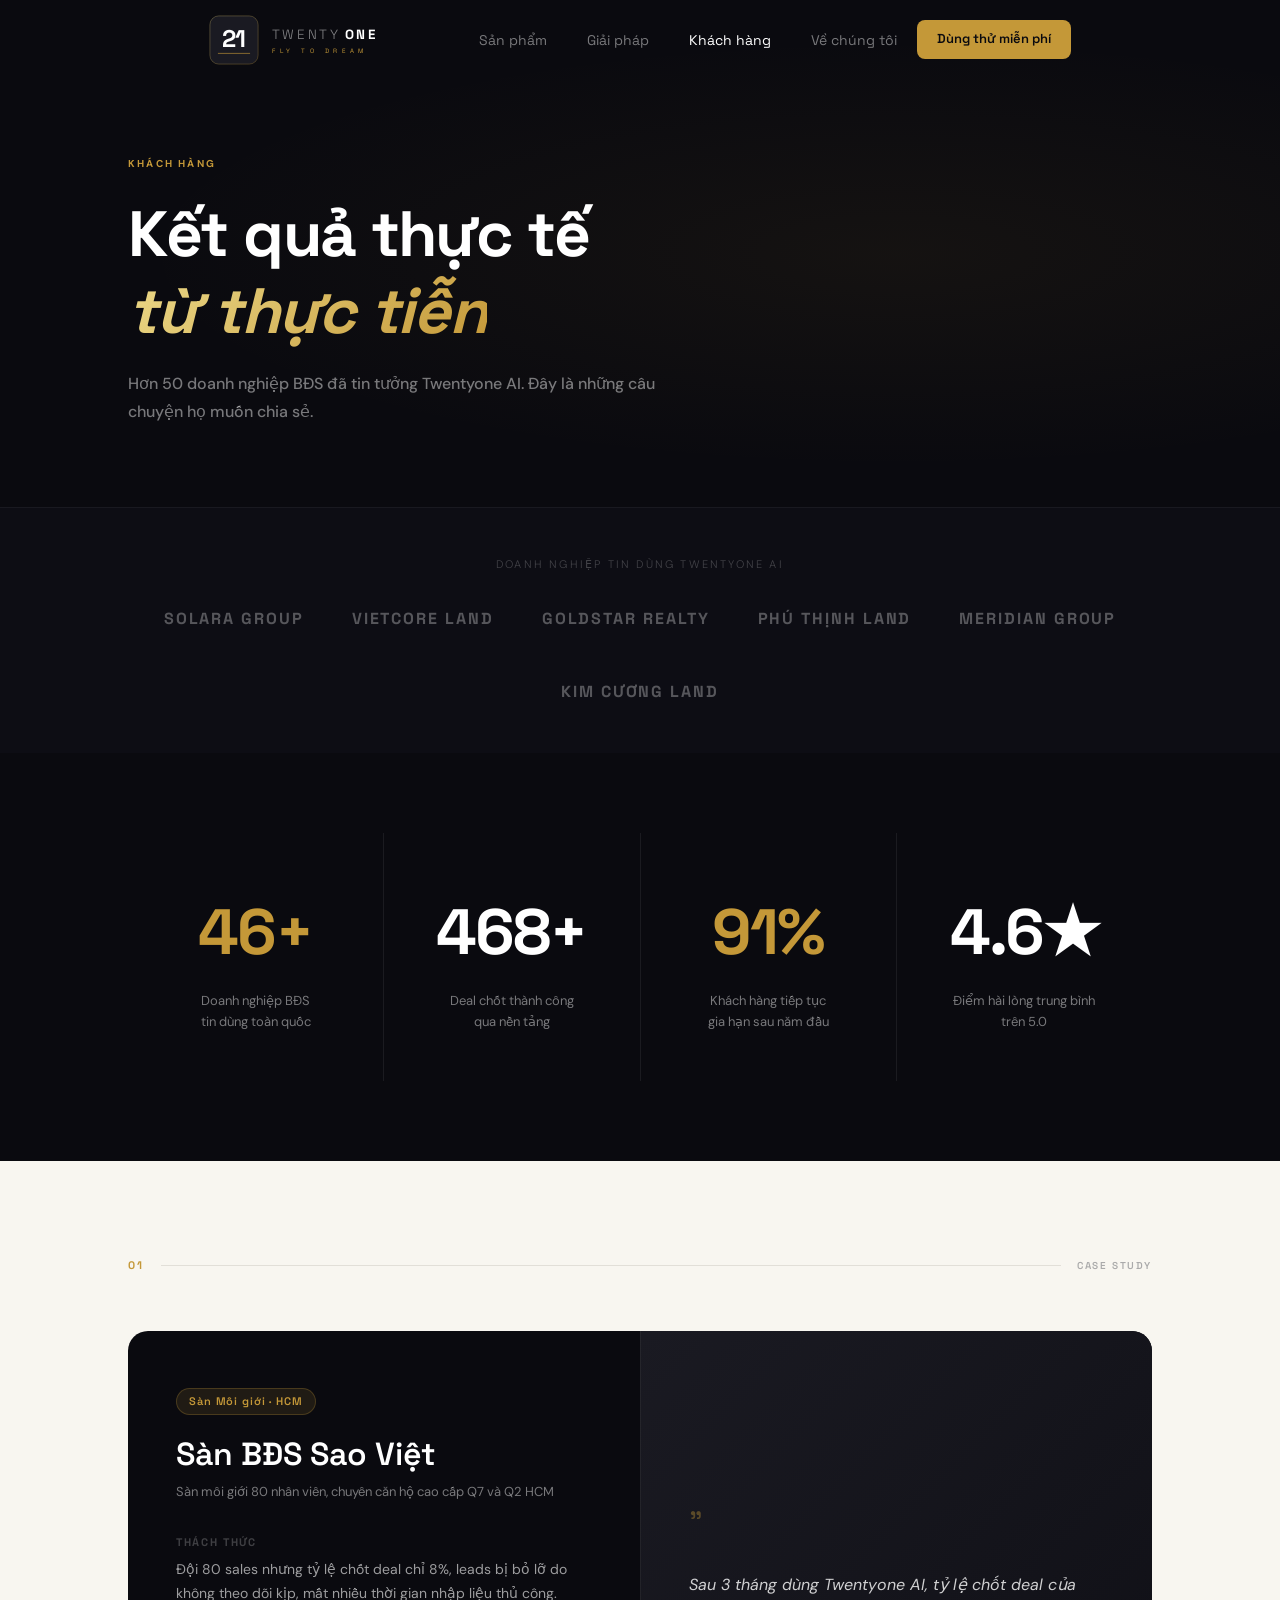
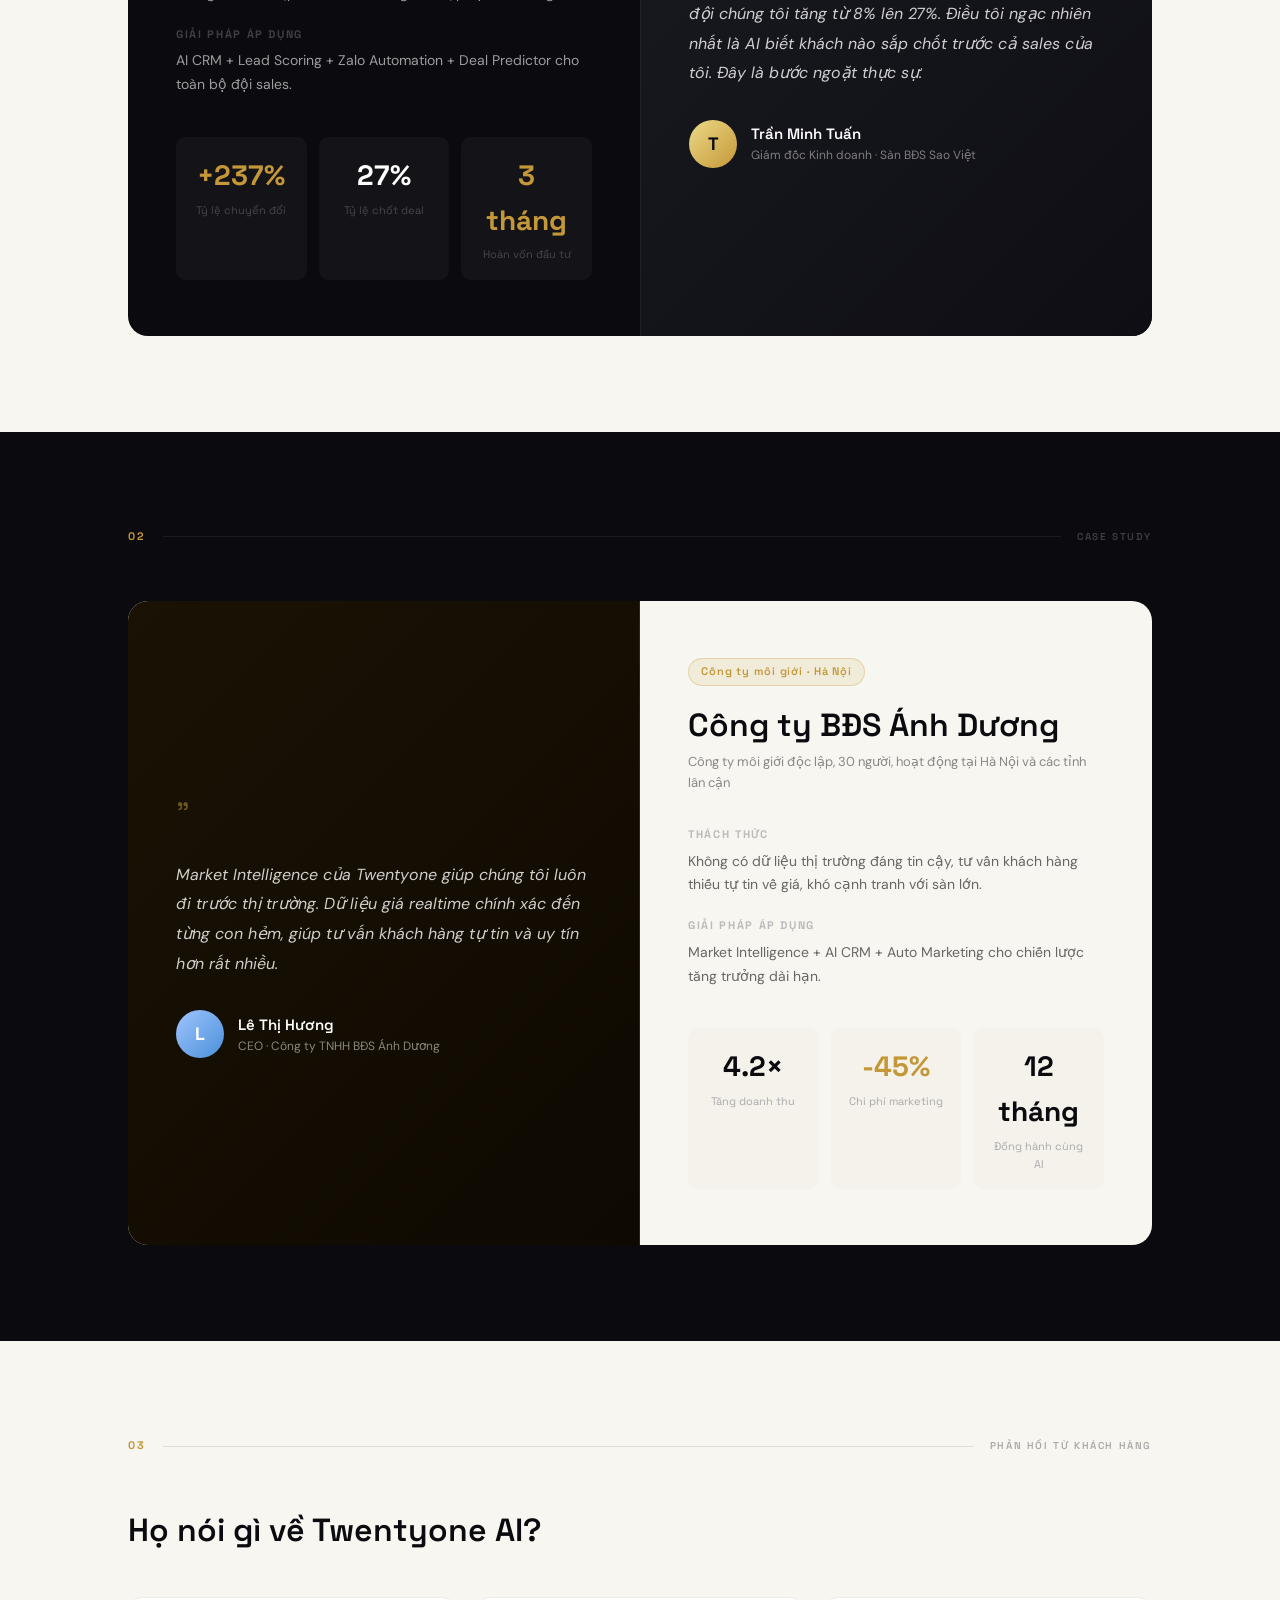
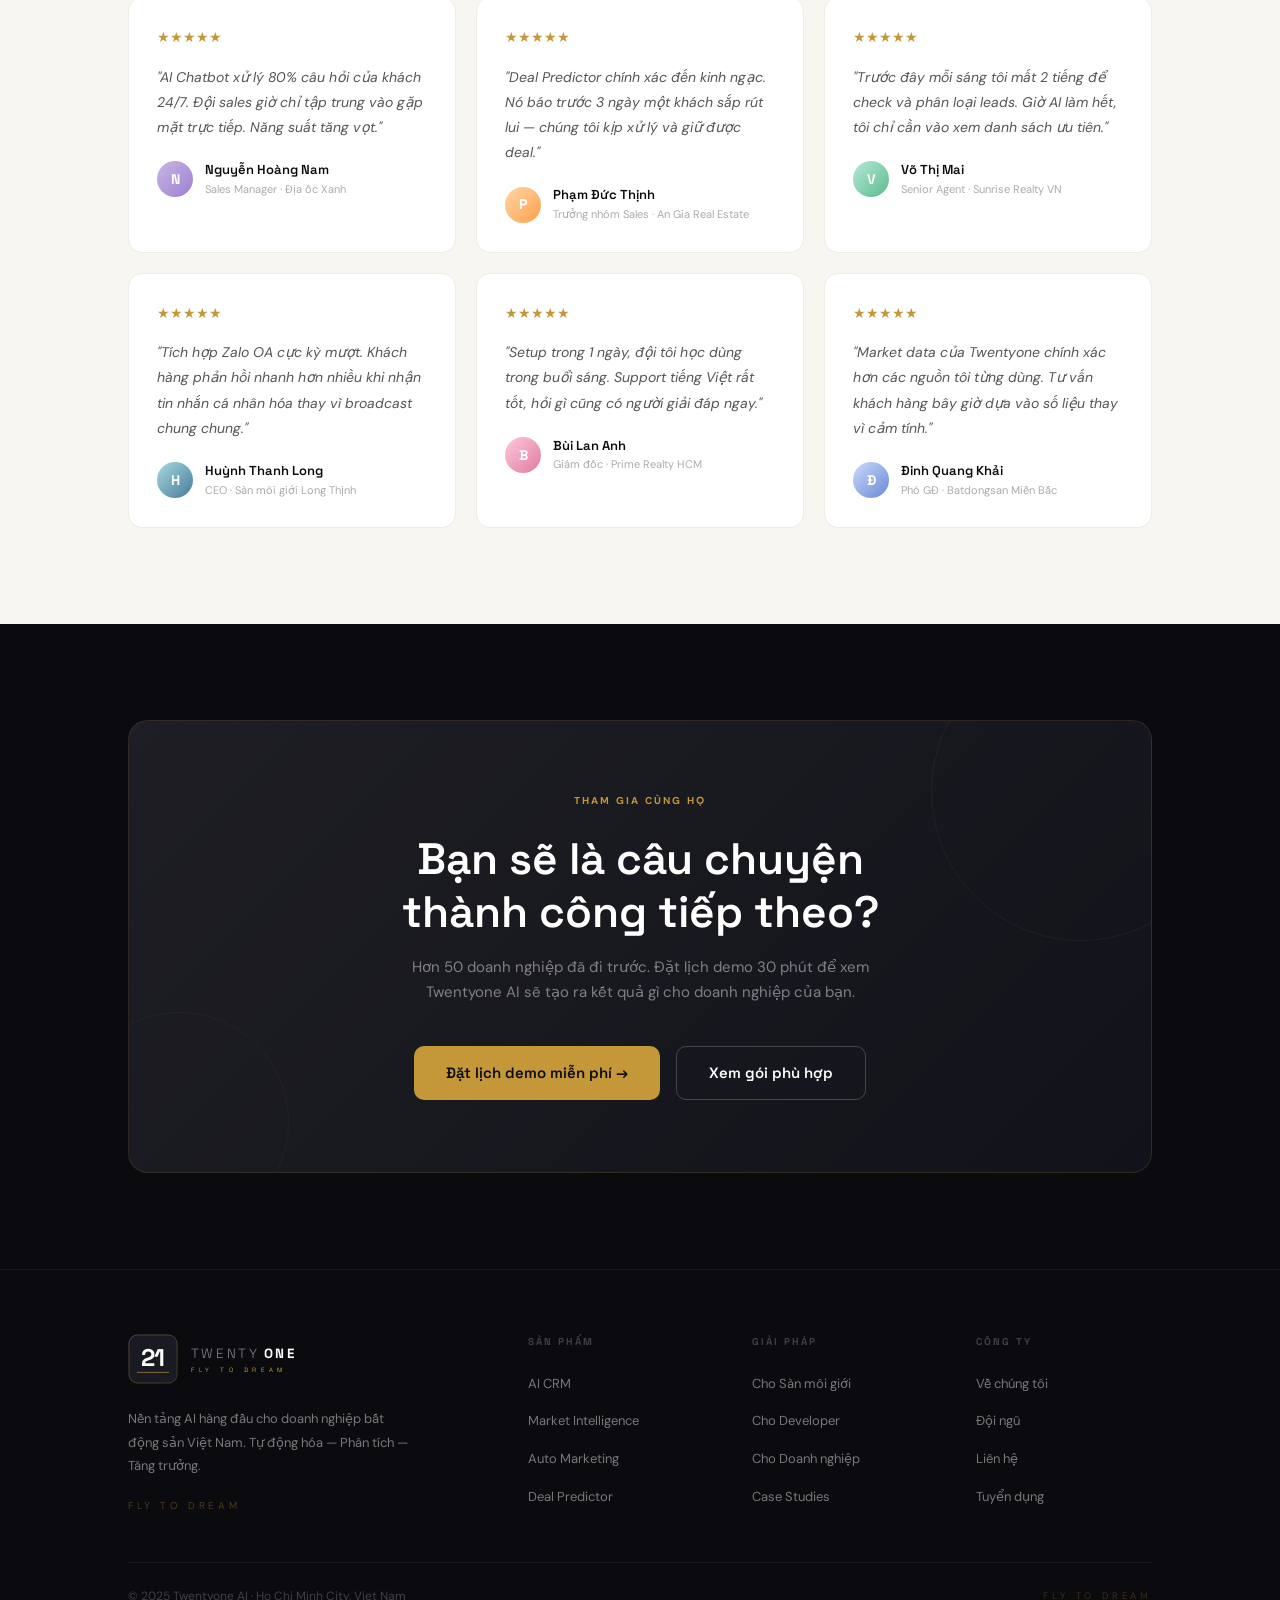
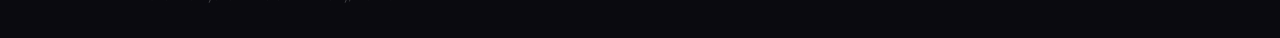
<file: khach-hang.html>
<!DOCTYPE html>
<html lang="vi">
<head>
<meta charset="UTF-8">
<meta name="viewport" content="width=device-width, initial-scale=1.0">
<title>Khách hàng — Twentyone AI</title>
<meta name="description" content="Case studies và câu chuyện thành công của các doanh nghiệp BĐS sử dụng Twentyone AI.">
<link rel="icon" type="image/svg+xml" href="images/favicon.svg">
<link rel="stylesheet" href="css/style.css">
</head>
<body>

<div id="nav-placeholder"></div>

<!-- ████ PAGE HERO ████ -->
<section class="page-hero">
  <div class="container">
    <div class="page-hero__content">
      <p class="label gold mb-6 reveal">Khách hàng</p>
      <h1 class="display reveal reveal-delay-1">Kết quả thực tế<br><em class="gold-grad">từ thực tiễn</em></h1>
      <p class="body-lg dim reveal reveal-delay-2" style="max-width:560px;margin-top:20px;font-family:'DM Sans',sans-serif;line-height:1.8">
        Hơn 50 doanh nghiệp BĐS đã tin tưởng Twentyone AI. Đây là những câu chuyện họ muốn chia sẻ.
      </p>
    </div>
  </div>
</section>

<!-- ████ LOGOS ████ -->
<section style="background:#0D0D14;padding:48px 0;border-top:1px solid rgba(255,255,255,0.05)">
  <div class="container">
    <p class="text-center caption muted mb-8" style="letter-spacing:0.2em;text-transform:uppercase">Doanh nghiệp tin dùng Twentyone AI</p>
    <div style="display:flex;gap:48px;justify-content:center;align-items:center;flex-wrap:wrap;opacity:0.3">
      <span style="font-size:16px;font-weight:700;letter-spacing:0.12em;color:#fff">SOLARA GROUP</span>
      <span style="font-size:16px;font-weight:700;letter-spacing:0.12em;color:#fff">VIETCORE LAND</span>
      <span style="font-size:16px;font-weight:700;letter-spacing:0.12em;color:#fff">GOLDSTAR REALTY</span>
      <span style="font-size:16px;font-weight:700;letter-spacing:0.12em;color:#fff">PHÚ THỊNH LAND</span>
      <span style="font-size:16px;font-weight:700;letter-spacing:0.12em;color:#fff">MERIDIAN GROUP</span>
      <span style="font-size:16px;font-weight:700;letter-spacing:0.12em;color:#fff">KIM CƯƠNG LAND</span>
    </div>
  </div>
</section>

<!-- ████ OVERALL STATS ████ -->
<section style="background:#0A0A0F;padding:80px 0">
  <div class="container">
    <div style="display:grid;grid-template-columns:repeat(4,1fr);gap:1px;background:var(--border-dark)">
      <div class="stat-block reveal" style="background:var(--black);padding:48px 32px">
        <div class="stat-block__num">
          <span data-target="50" data-suffix="+" style="color:var(--gold)">0+</span>
        </div>
        <div class="stat-block__label">Doanh nghiệp BĐS<br>tin dùng toàn quốc</div>
      </div>
      <div class="stat-block reveal reveal-delay-1" style="background:var(--black);padding:48px 32px">
        <div class="stat-block__num">
          <span data-target="500" data-suffix="+" style="color:#fff">0+</span>
        </div>
        <div class="stat-block__label">Deal chốt thành công<br>qua nền tảng</div>
      </div>
      <div class="stat-block reveal reveal-delay-2" style="background:var(--black);padding:48px 32px">
        <div class="stat-block__num">
          <span data-target="98" data-suffix="%" style="color:var(--gold)">0%</span>
        </div>
        <div class="stat-block__label">Khách hàng tiếp tục<br>gia hạn sau năm đầu</div>
      </div>
      <div class="stat-block reveal reveal-delay-3" style="background:var(--black);padding:48px 32px">
        <div class="stat-block__num">
          <span data-target="4.9" data-suffix="★" style="color:#fff">0★</span>
        </div>
        <div class="stat-block__label">Điểm hài lòng trung bình<br>trên 5.0</div>
      </div>
    </div>
  </div>
</section>

<!-- ████ CASE STUDY 01 ████ -->
<section class="section" style="background:#F8F6F0">
  <div class="container">
    <div class="section-label reveal">
      <div class="section-label__num" style="color:var(--gold)">01</div>
      <div class="section-label__line light"></div>
      <div class="section-label__text light">Case Study</div>
    </div>
    <div style="background:var(--black);border-radius:20px;overflow:hidden">
      <div style="display:grid;grid-template-columns:1fr 1fr">
        <div style="padding:56px 48px">
          <span class="tag" style="margin-bottom:20px;display:inline-block">Sàn Môi giới · HCM</span>
          <h2 class="heading-2 reveal" style="color:#fff;margin-bottom:8px">Sàn BĐS Sao Việt</h2>
          <p class="reveal reveal-delay-1" style="font-size:13px;color:var(--text-dim);margin-bottom:32px;font-family:'DM Sans',sans-serif">Sàn môi giới 80 nhân viên, chuyên căn hộ cao cấp Q7 và Q2 HCM</p>

          <div style="display:flex;flex-direction:column;gap:20px;margin-bottom:40px">
            <div class="reveal reveal-delay-1">
              <div style="font-size:11px;font-weight:700;letter-spacing:0.15em;color:var(--text-muted);text-transform:uppercase;margin-bottom:6px">Thách thức</div>
              <p style="font-size:14px;color:rgba(255,255,255,0.6);font-family:'DM Sans',sans-serif;line-height:1.7">Đội 80 sales nhưng tỷ lệ chốt deal chỉ 8%, leads bị bỏ lỡ do không theo dõi kịp, mất nhiều thời gian nhập liệu thủ công.</p>
            </div>
            <div class="reveal reveal-delay-2">
              <div style="font-size:11px;font-weight:700;letter-spacing:0.15em;color:var(--text-muted);text-transform:uppercase;margin-bottom:6px">Giải pháp áp dụng</div>
              <p style="font-size:14px;color:rgba(255,255,255,0.6);font-family:'DM Sans',sans-serif;line-height:1.7">AI CRM + Lead Scoring + Zalo Automation + Deal Predictor cho toàn bộ đội sales.</p>
            </div>
          </div>

          <div style="display:grid;grid-template-columns:1fr 1fr 1fr;gap:12px">
            <div style="background:rgba(255,255,255,0.04);border-radius:10px;padding:16px;text-align:center">
              <div style="font-size:28px;font-weight:700;color:var(--gold)">+237%</div>
              <div style="font-size:11px;color:var(--text-muted);margin-top:4px">Tỷ lệ chuyển đổi</div>
            </div>
            <div style="background:rgba(255,255,255,0.04);border-radius:10px;padding:16px;text-align:center">
              <div style="font-size:28px;font-weight:700;color:#fff">27%</div>
              <div style="font-size:11px;color:var(--text-muted);margin-top:4px">Tỷ lệ chốt deal</div>
            </div>
            <div style="background:rgba(255,255,255,0.04);border-radius:10px;padding:16px;text-align:center">
              <div style="font-size:28px;font-weight:700;color:var(--gold)">3 tháng</div>
              <div style="font-size:11px;color:var(--text-muted);margin-top:4px">Hoàn vốn đầu tư</div>
            </div>
          </div>
        </div>
        <div style="background:linear-gradient(135deg,#1a1a22,#0e0e14);padding:56px 48px;display:flex;flex-direction:column;justify-content:center;border-left:1px solid var(--border-dark)">
          <div style="font-size:32px;color:var(--gold);margin-bottom:20px;opacity:0.4">"</div>
          <p style="font-size:16px;color:rgba(255,255,255,0.8);font-family:'DM Sans',sans-serif;line-height:1.85;font-style:italic;margin-bottom:32px">
            Sau 3 tháng dùng Twentyone AI, tỷ lệ chốt deal của đội chúng tôi tăng từ 8% lên 27%. Điều tôi ngạc nhiên nhất là AI biết khách nào sắp chốt trước cả sales của tôi. Đây là bước ngoặt thực sự.
          </p>
          <div style="display:flex;align-items:center;gap:14px">
            <div style="width:48px;height:48px;border-radius:50%;background:linear-gradient(135deg,var(--gold-lt),var(--gold));display:flex;align-items:center;justify-content:center;font-size:18px;font-weight:700;color:var(--black);flex-shrink:0">T</div>
            <div>
              <div style="font-size:15px;font-weight:600;color:#fff">Trần Minh Tuấn</div>
              <div style="font-size:12px;color:var(--text-dim);font-family:'DM Sans',sans-serif">Giám đốc Kinh doanh · Sàn BĐS Sao Việt</div>
            </div>
          </div>
        </div>
      </div>
    </div>
  </div>
</section>

<!-- ████ CASE STUDY 02 ████ -->
<section class="section" style="background:#0A0A0F">
  <div class="container">
    <div class="section-label reveal">
      <div class="section-label__num">02</div>
      <div class="section-label__line"></div>
      <div class="section-label__text">Case Study</div>
    </div>
    <div style="background:#F8F6F0;border-radius:20px;overflow:hidden">
      <div style="display:grid;grid-template-columns:1fr 1fr">
        <div style="background:linear-gradient(135deg,#1a1204,#0e0902);padding:56px 48px;display:flex;flex-direction:column;justify-content:center;border-right:1px solid rgba(196,152,56,0.15)">
          <div style="font-size:32px;color:var(--gold);margin-bottom:20px;opacity:0.5">"</div>
          <p style="font-size:16px;color:rgba(255,255,255,0.8);font-family:'DM Sans',sans-serif;line-height:1.85;font-style:italic;margin-bottom:32px">
            Market Intelligence của Twentyone giúp chúng tôi luôn đi trước thị trường. Dữ liệu giá realtime chính xác đến từng con hẻm, giúp tư vấn khách hàng tự tin và uy tín hơn rất nhiều.
          </p>
          <div style="display:flex;align-items:center;gap:14px">
            <div style="width:48px;height:48px;border-radius:50%;background:linear-gradient(135deg,#a0c4ff,#4a90d9);display:flex;align-items:center;justify-content:center;font-size:18px;font-weight:700;color:#fff;flex-shrink:0">L</div>
            <div>
              <div style="font-size:15px;font-weight:600;color:#fff">Lê Thị Hương</div>
              <div style="font-size:12px;color:rgba(255,255,255,0.5);font-family:'DM Sans',sans-serif">CEO · Công ty TNHH BĐS Ánh Dương</div>
            </div>
          </div>
        </div>
        <div style="padding:56px 48px">
          <span class="tag" style="background:rgba(196,152,56,0.12);color:var(--gold);border-color:rgba(196,152,56,0.3);margin-bottom:20px;display:inline-block">Công ty môi giới · Hà Nội</span>
          <h2 class="heading-2 reveal" style="color:var(--black);margin-bottom:8px">Công ty BĐS Ánh Dương</h2>
          <p class="reveal reveal-delay-1" style="font-size:13px;color:#888;margin-bottom:32px;font-family:'DM Sans',sans-serif">Công ty môi giới độc lập, 30 người, hoạt động tại Hà Nội và các tỉnh lân cận</p>

          <div style="display:flex;flex-direction:column;gap:20px;margin-bottom:40px">
            <div class="reveal reveal-delay-1">
              <div style="font-size:11px;font-weight:700;letter-spacing:0.15em;color:#bbb;text-transform:uppercase;margin-bottom:6px">Thách thức</div>
              <p style="font-size:14px;color:#666;font-family:'DM Sans',sans-serif;line-height:1.7">Không có dữ liệu thị trường đáng tin cậy, tư vấn khách hàng thiếu tự tin về giá, khó cạnh tranh với sàn lớn.</p>
            </div>
            <div class="reveal reveal-delay-2">
              <div style="font-size:11px;font-weight:700;letter-spacing:0.15em;color:#bbb;text-transform:uppercase;margin-bottom:6px">Giải pháp áp dụng</div>
              <p style="font-size:14px;color:#666;font-family:'DM Sans',sans-serif;line-height:1.7">Market Intelligence + AI CRM + Auto Marketing cho chiến lược tăng trưởng dài hạn.</p>
            </div>
          </div>

          <div style="display:grid;grid-template-columns:1fr 1fr 1fr;gap:12px">
            <div style="background:#F5F2EC;border-radius:10px;padding:16px;text-align:center">
              <div style="font-size:28px;font-weight:700;color:var(--black)">4.2×</div>
              <div style="font-size:11px;color:#aaa;margin-top:4px">Tăng doanh thu</div>
            </div>
            <div style="background:#F5F2EC;border-radius:10px;padding:16px;text-align:center">
              <div style="font-size:28px;font-weight:700;color:var(--gold)">-45%</div>
              <div style="font-size:11px;color:#aaa;margin-top:4px">Chi phí marketing</div>
            </div>
            <div style="background:#F5F2EC;border-radius:10px;padding:16px;text-align:center">
              <div style="font-size:28px;font-weight:700;color:var(--black)">12 tháng</div>
              <div style="font-size:11px;color:#aaa;margin-top:4px">Đồng hành cùng AI</div>
            </div>
          </div>
        </div>
      </div>
    </div>
  </div>
</section>

<!-- ████ MORE TESTIMONIALS ████ -->
<section class="section" style="background:#F8F6F0">
  <div class="container">
    <div class="section-label reveal">
      <div class="section-label__num" style="color:var(--gold)">03</div>
      <div class="section-label__line light"></div>
      <div class="section-label__text light">Phản hồi từ khách hàng</div>
    </div>
    <h2 class="heading-2 reveal mb-12" style="color:var(--black)">Họ nói gì về Twentyone AI?</h2>
    <div class="grid-3">
      <div style="background:#fff;border-radius:14px;border:1px solid #EEECE6;padding:28px;transition:all 0.3s ease" class="reveal">
        <div style="display:flex;gap:2px;margin-bottom:16px">
          <span style="color:var(--gold);font-size:14px">★★★★★</span>
        </div>
        <p style="font-size:14px;color:#555;line-height:1.8;font-family:'DM Sans',sans-serif;font-style:italic;margin-bottom:20px">"AI Chatbot xử lý 80% câu hỏi của khách 24/7. Đội sales giờ chỉ tập trung vào gặp mặt trực tiếp. Năng suất tăng vọt."</p>
        <div style="display:flex;align-items:center;gap:12px">
          <div style="width:36px;height:36px;border-radius:50%;background:linear-gradient(135deg,#c9b6e4,#9b7fd4);display:flex;align-items:center;justify-content:center;font-size:14px;font-weight:700;color:#fff">N</div>
          <div>
            <div style="font-size:13px;font-weight:600;color:var(--black)">Nguyễn Hoàng Nam</div>
            <div style="font-size:11px;color:#aaa;font-family:'DM Sans',sans-serif">Sales Manager · Địa ốc Xanh</div>
          </div>
        </div>
      </div>
      <div style="background:#fff;border-radius:14px;border:1px solid #EEECE6;padding:28px;transition:all 0.3s ease" class="reveal reveal-delay-1">
        <div style="display:flex;gap:2px;margin-bottom:16px">
          <span style="color:var(--gold);font-size:14px">★★★★★</span>
        </div>
        <p style="font-size:14px;color:#555;line-height:1.8;font-family:'DM Sans',sans-serif;font-style:italic;margin-bottom:20px">"Deal Predictor chính xác đến kinh ngạc. Nó báo trước 3 ngày một khách sắp rút lui — chúng tôi kịp xử lý và giữ được deal."</p>
        <div style="display:flex;align-items:center;gap:12px">
          <div style="width:36px;height:36px;border-radius:50%;background:linear-gradient(135deg,#ffd6a5,#ff9f4a);display:flex;align-items:center;justify-content:center;font-size:14px;font-weight:700;color:#fff">P</div>
          <div>
            <div style="font-size:13px;font-weight:600;color:var(--black)">Phạm Đức Thịnh</div>
            <div style="font-size:11px;color:#aaa;font-family:'DM Sans',sans-serif">Trưởng nhóm Sales · An Gia Real Estate</div>
          </div>
        </div>
      </div>
      <div style="background:#fff;border-radius:14px;border:1px solid #EEECE6;padding:28px;transition:all 0.3s ease" class="reveal reveal-delay-2">
        <div style="display:flex;gap:2px;margin-bottom:16px">
          <span style="color:var(--gold);font-size:14px">★★★★★</span>
        </div>
        <p style="font-size:14px;color:#555;line-height:1.8;font-family:'DM Sans',sans-serif;font-style:italic;margin-bottom:20px">"Trước đây mỗi sáng tôi mất 2 tiếng để check và phân loại leads. Giờ AI làm hết, tôi chỉ cần vào xem danh sách ưu tiên."</p>
        <div style="display:flex;align-items:center;gap:12px">
          <div style="width:36px;height:36px;border-radius:50%;background:linear-gradient(135deg,#b5ead7,#5bba8e);display:flex;align-items:center;justify-content:center;font-size:14px;font-weight:700;color:#fff">V</div>
          <div>
            <div style="font-size:13px;font-weight:600;color:var(--black)">Võ Thị Mai</div>
            <div style="font-size:11px;color:#aaa;font-family:'DM Sans',sans-serif">Senior Agent · Sunrise Realty VN</div>
          </div>
        </div>
      </div>
      <div style="background:#fff;border-radius:14px;border:1px solid #EEECE6;padding:28px;transition:all 0.3s ease" class="reveal">
        <div style="display:flex;gap:2px;margin-bottom:16px">
          <span style="color:var(--gold);font-size:14px">★★★★★</span>
        </div>
        <p style="font-size:14px;color:#555;line-height:1.8;font-family:'DM Sans',sans-serif;font-style:italic;margin-bottom:20px">"Tích hợp Zalo OA cực kỳ mượt. Khách hàng phản hồi nhanh hơn nhiều khi nhận tin nhắn cá nhân hóa thay vì broadcast chung chung."</p>
        <div style="display:flex;align-items:center;gap:12px">
          <div style="width:36px;height:36px;border-radius:50%;background:linear-gradient(135deg,#a8dadc,#457b9d);display:flex;align-items:center;justify-content:center;font-size:14px;font-weight:700;color:#fff">H</div>
          <div>
            <div style="font-size:13px;font-weight:600;color:var(--black)">Huỳnh Thanh Long</div>
            <div style="font-size:11px;color:#aaa;font-family:'DM Sans',sans-serif">CEO · Sàn môi giới Long Thịnh</div>
          </div>
        </div>
      </div>
      <div style="background:#fff;border-radius:14px;border:1px solid #EEECE6;padding:28px;transition:all 0.3s ease" class="reveal reveal-delay-1">
        <div style="display:flex;gap:2px;margin-bottom:16px">
          <span style="color:var(--gold);font-size:14px">★★★★★</span>
        </div>
        <p style="font-size:14px;color:#555;line-height:1.8;font-family:'DM Sans',sans-serif;font-style:italic;margin-bottom:20px">"Setup trong 1 ngày, đội tôi học dùng trong buổi sáng. Support tiếng Việt rất tốt, hỏi gì cũng có người giải đáp ngay."</p>
        <div style="display:flex;align-items:center;gap:12px">
          <div style="width:36px;height:36px;border-radius:50%;background:linear-gradient(135deg,#ffc8dd,#e07ba0);display:flex;align-items:center;justify-content:center;font-size:14px;font-weight:700;color:#fff">B</div>
          <div>
            <div style="font-size:13px;font-weight:600;color:var(--black)">Bùi Lan Anh</div>
            <div style="font-size:11px;color:#aaa;font-family:'DM Sans',sans-serif">Giám đốc · Prime Realty HCM</div>
          </div>
        </div>
      </div>
      <div style="background:#fff;border-radius:14px;border:1px solid #EEECE6;padding:28px;transition:all 0.3s ease" class="reveal reveal-delay-2">
        <div style="display:flex;gap:2px;margin-bottom:16px">
          <span style="color:var(--gold);font-size:14px">★★★★★</span>
        </div>
        <p style="font-size:14px;color:#555;line-height:1.8;font-family:'DM Sans',sans-serif;font-style:italic;margin-bottom:20px">"Market data của Twentyone chính xác hơn các nguồn tôi từng dùng. Tư vấn khách hàng bây giờ dựa vào số liệu thay vì cảm tính."</p>
        <div style="display:flex;align-items:center;gap:12px">
          <div style="width:36px;height:36px;border-radius:50%;background:linear-gradient(135deg,#cddafd,#6789d4);display:flex;align-items:center;justify-content:center;font-size:14px;font-weight:700;color:#fff">Đ</div>
          <div>
            <div style="font-size:13px;font-weight:600;color:var(--black)">Đinh Quang Khải</div>
            <div style="font-size:11px;color:#aaa;font-family:'DM Sans',sans-serif">Phó GĐ · Batdongsan Miền Bắc</div>
          </div>
        </div>
      </div>
    </div>
  </div>
</section>

<!-- ████ CTA ████ -->
<section class="section" style="background:#0A0A0F" id="contact">
  <div class="container">
    <div class="cta-banner reveal">
      <div style="position:relative;z-index:1">
        <p class="label gold mb-6">Tham gia cùng họ</p>
        <h2 class="heading-1 mb-4">Bạn sẽ là câu chuyện<br>thành công tiếp theo?</h2>
        <p style="font-size:15px;color:var(--text-dim);max-width:480px;margin:0 auto 40px;font-family:'DM Sans',sans-serif;line-height:1.7">Hơn 50 doanh nghiệp đã đi trước. Đặt lịch demo 30 phút để xem Twentyone AI sẽ tạo ra kết quả gì cho doanh nghiệp của bạn.</p>
        <div style="display:flex;gap:16px;justify-content:center;flex-wrap:wrap">
          <a href="ve-chung-toi.html#contact" class="btn btn-gold btn-lg">Đặt lịch demo miễn phí →</a>
          <a href="giai-phap.html" class="btn btn-outline btn-lg">Xem gói phù hợp</a>
        </div>
      </div>
    </div>
  </div>
</section>

<div id="footer-placeholder"></div>
<script src="js/nav.js"></script>
<script src="js/content-loader.js"></script>
<script src="js/main.js"></script>
</body>
</html>
</file>
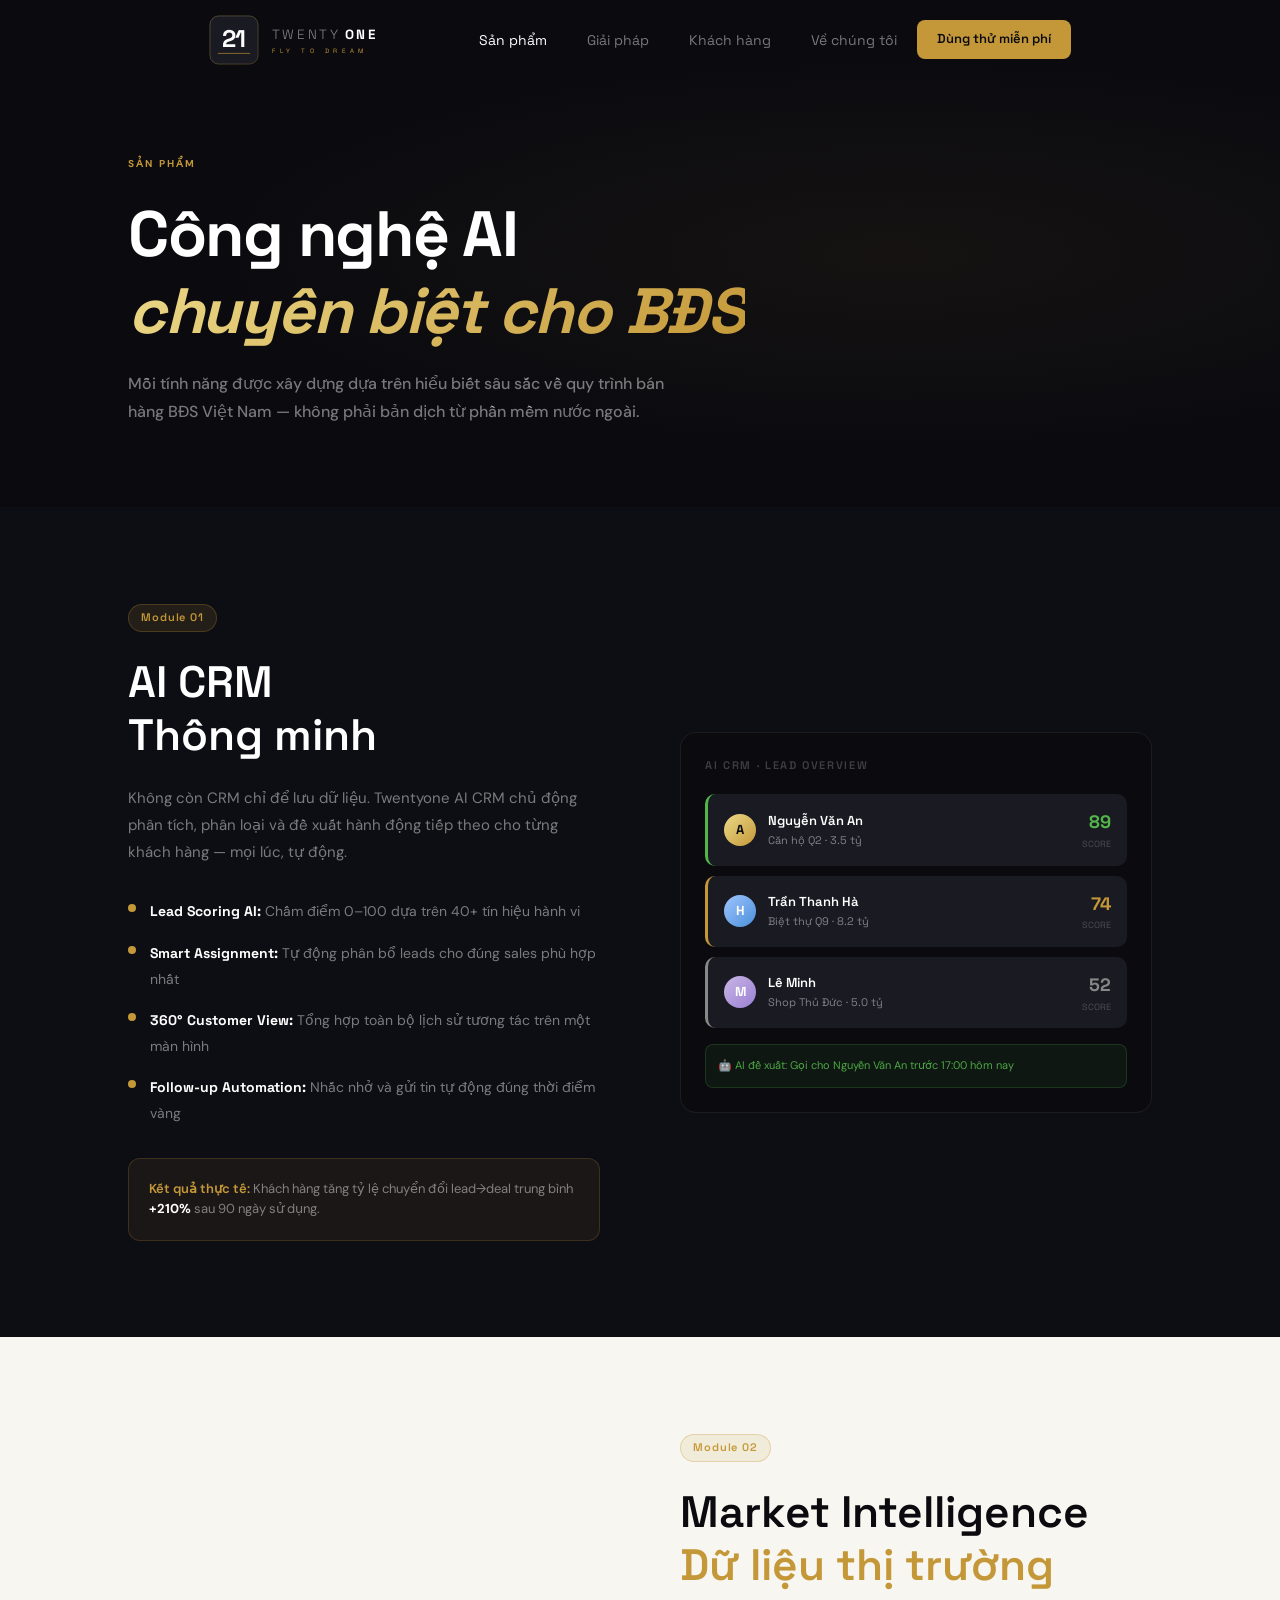
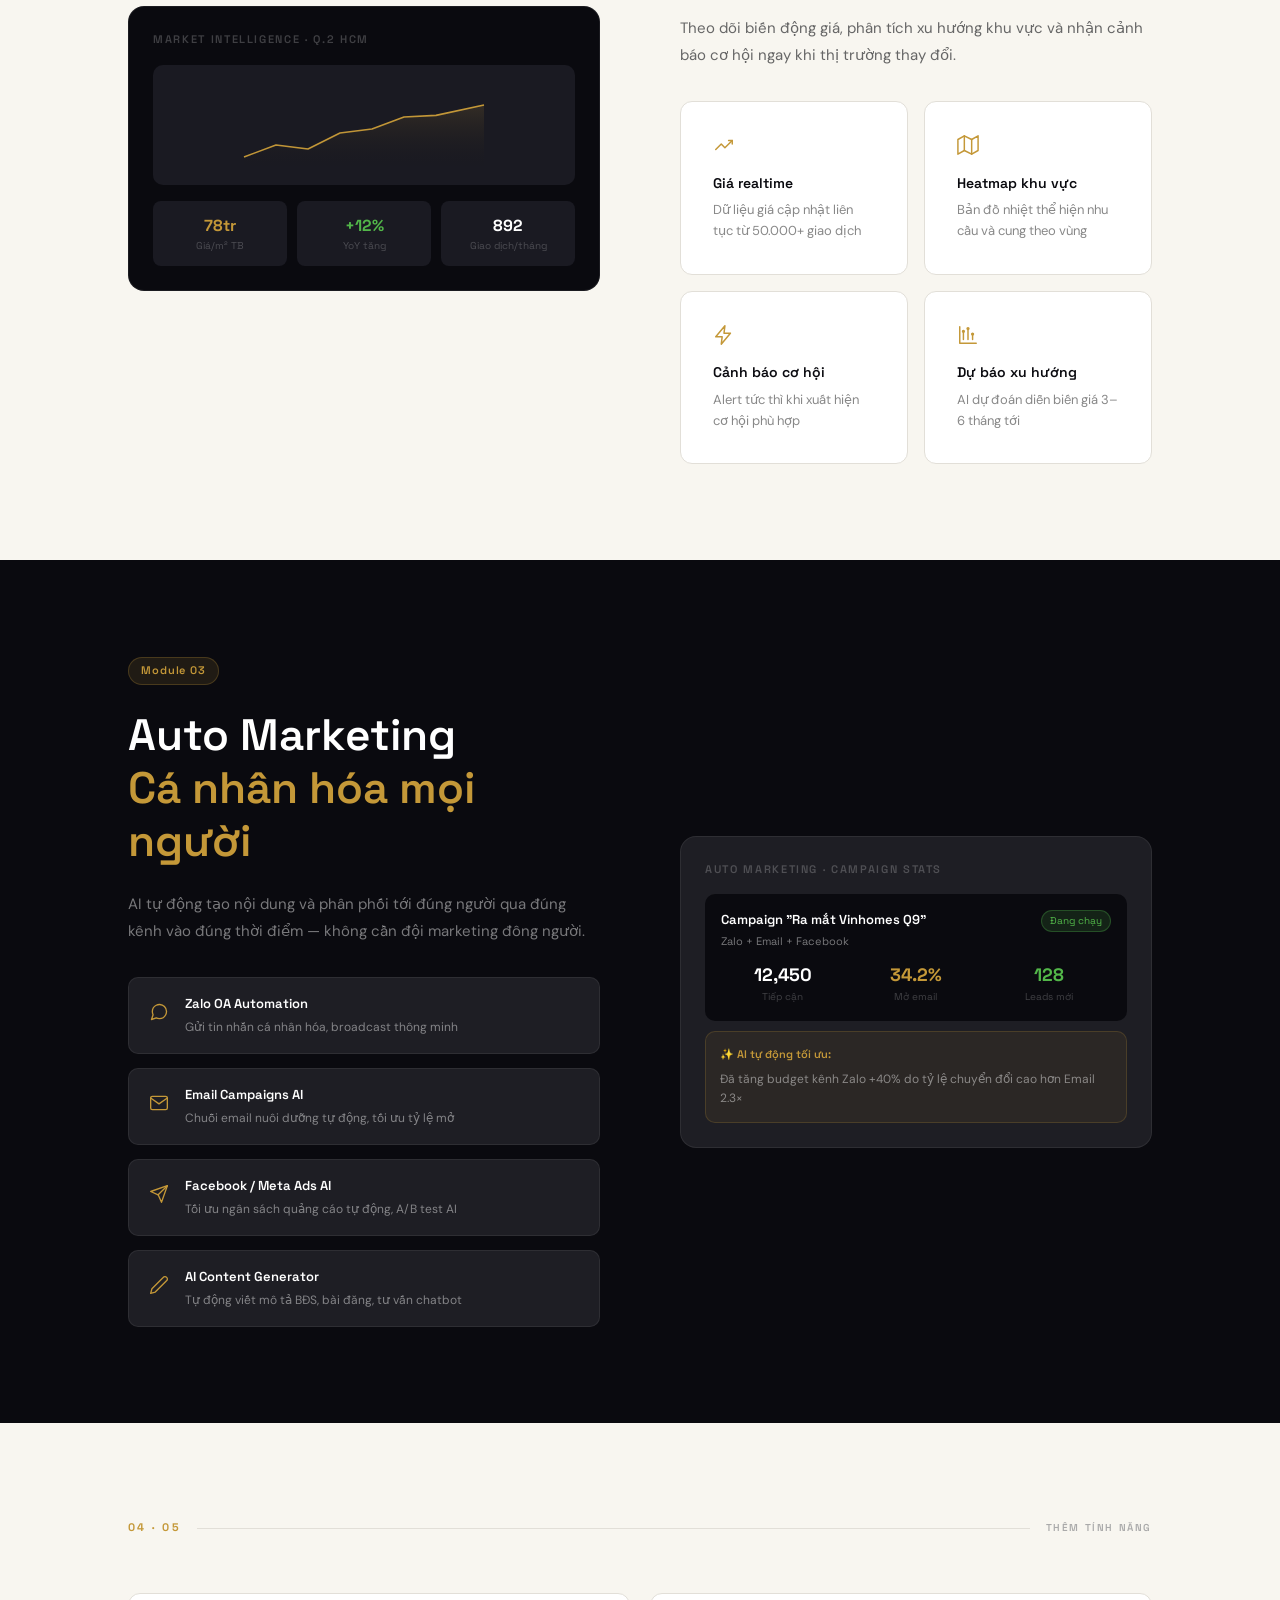
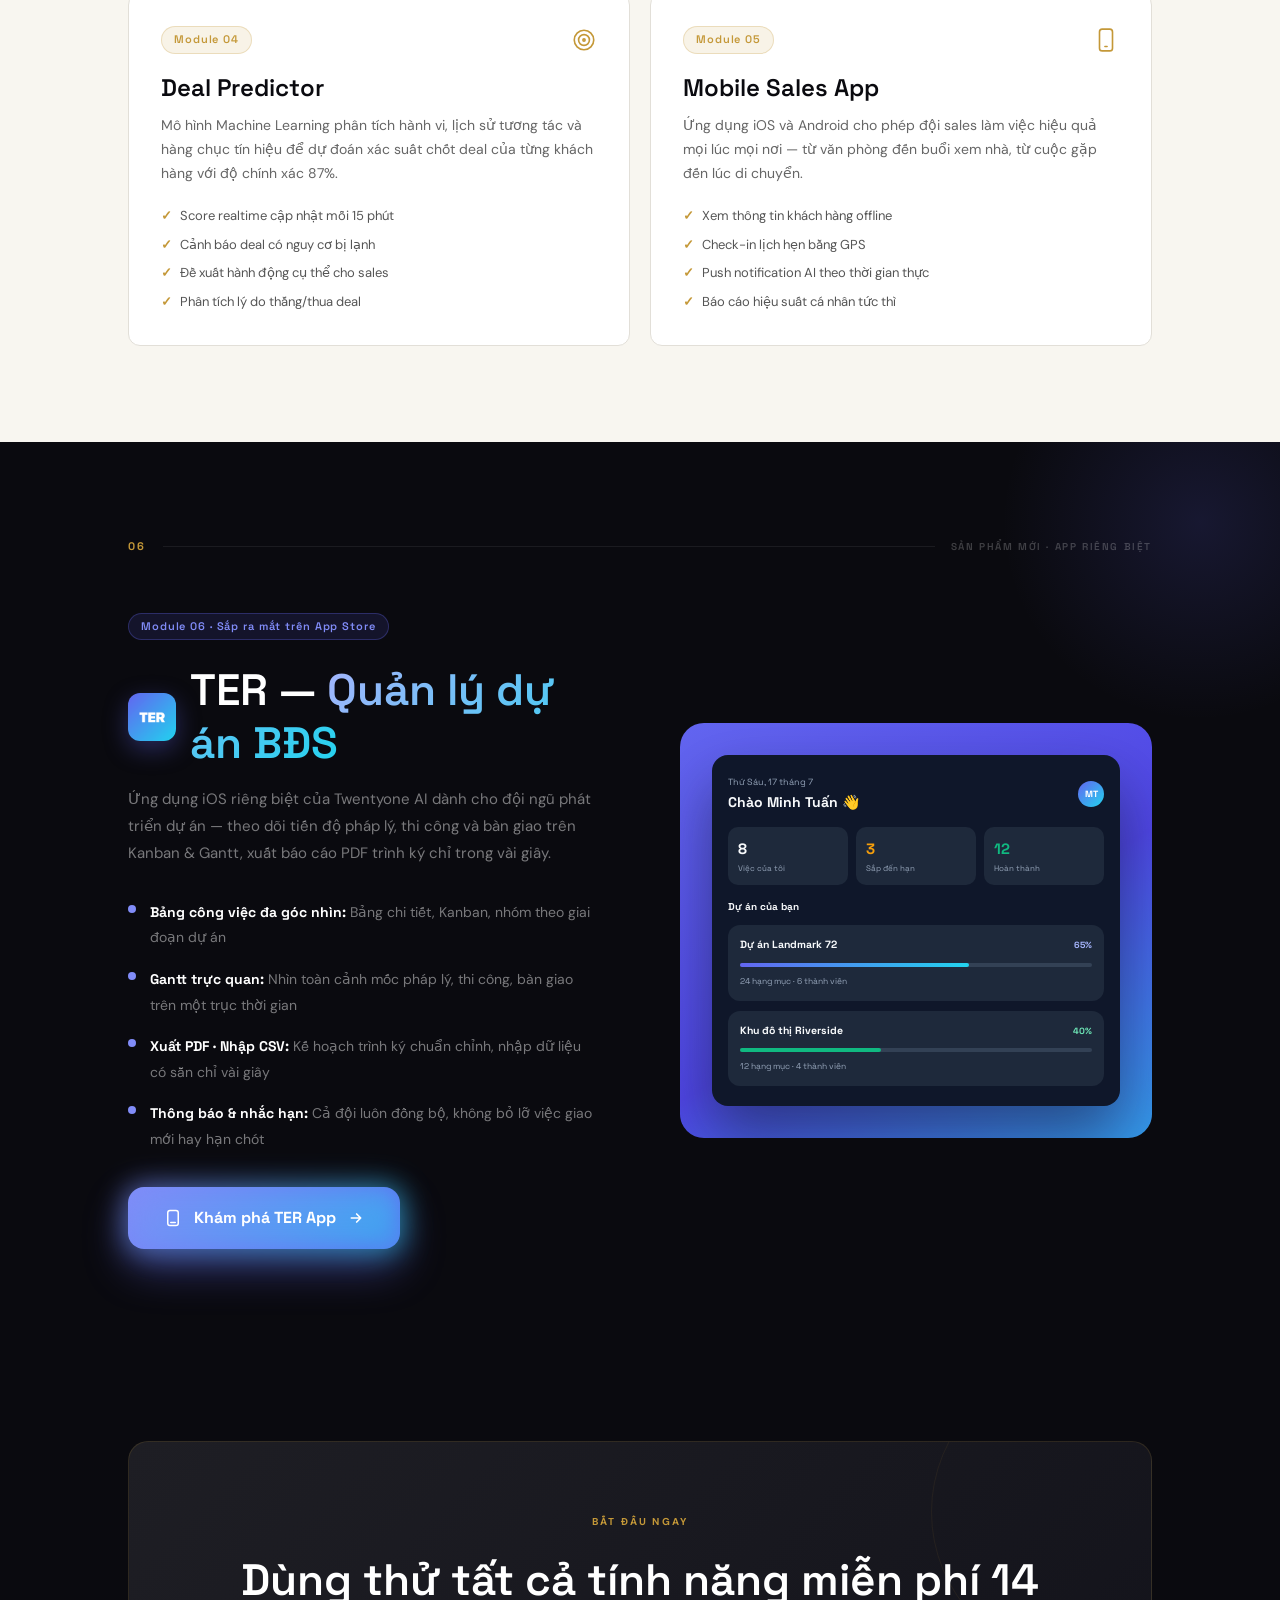
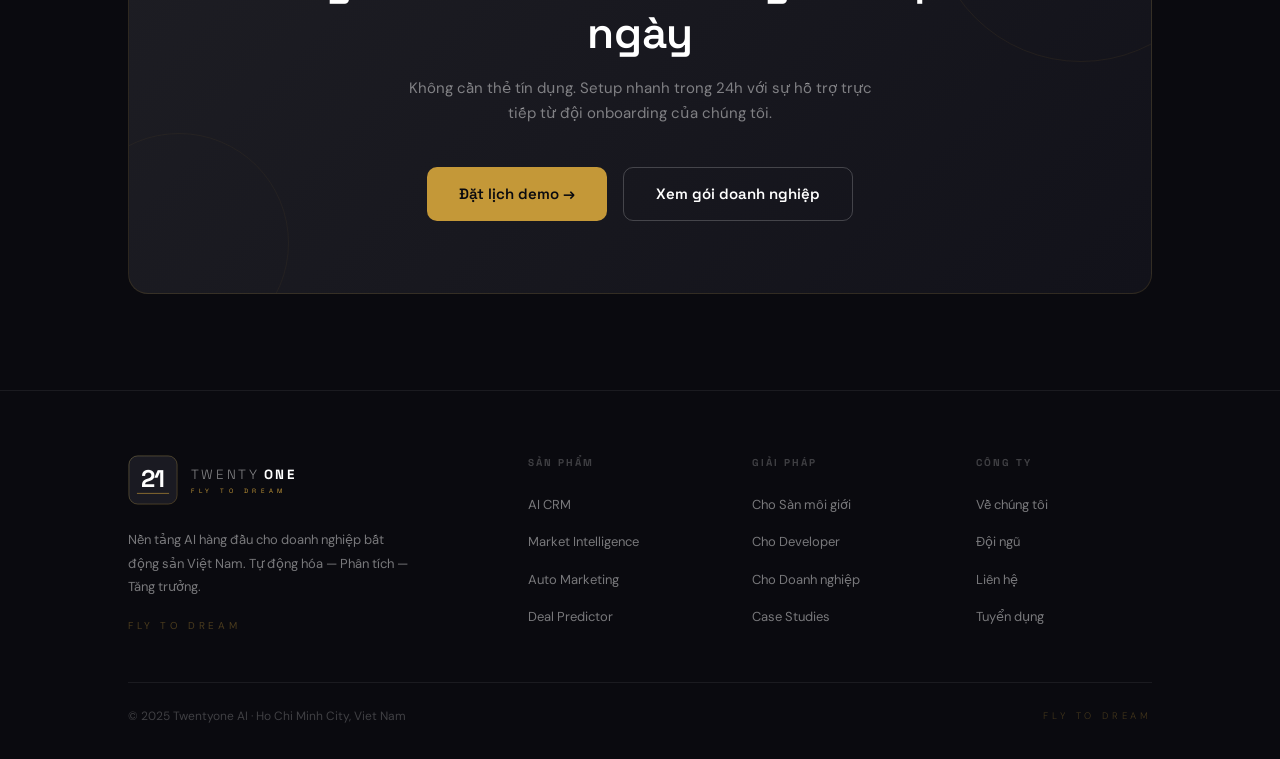
<file: san-pham.html>
<!DOCTYPE html>
<html lang="vi">
<head>
<meta charset="UTF-8">
<meta name="viewport" content="width=device-width, initial-scale=1.0">
<title>Sản phẩm — Twentyone AI</title>
<meta name="description" content="Khám phá các module AI của Twentyone: CRM thông minh, Market Intelligence, Auto Marketing, Deal Predictor và Mobile App.">
<link rel="icon" type="image/svg+xml" href="images/favicon.svg">
<link rel="stylesheet" href="css/style.css">
</head>
<body>

<div id="nav-placeholder"></div>

<!-- ████ PAGE HERO ████ -->
<section class="page-hero">
  <div class="container">
    <div class="page-hero__content">
      <p class="label gold mb-6 reveal">Sản phẩm</p>
      <h1 class="display reveal reveal-delay-1">Công nghệ AI<br><em class="gold-grad">chuyên biệt cho BĐS</em></h1>
      <p class="body-lg dim reveal reveal-delay-2" style="max-width:560px;margin-top:20px;font-family:'DM Sans',sans-serif;line-height:1.8">
        Mỗi tính năng được xây dựng dựa trên hiểu biết sâu sắc về quy trình bán hàng BĐS Việt Nam — không phải bản dịch từ phần mềm nước ngoài.
      </p>
    </div>
  </div>
</section>

<!-- ████ MODULE 01 — AI CRM ████ -->
<section class="section" style="background:#0D0D14" id="crm">
  <div class="container">
    <div class="feature-row">
      <div>
        <span class="tag">Module 01</span>
        <h2 class="heading-1 mt-6 mb-6 reveal">AI CRM<br>Thông minh</h2>
        <p class="reveal reveal-delay-1" style="font-size:15px;color:var(--text-dim);line-height:1.8;margin-bottom:32px;font-family:'DM Sans',sans-serif">
          Không còn CRM chỉ để lưu dữ liệu. Twentyone AI CRM chủ động phân tích, phân loại và đề xuất hành động tiếp theo cho từng khách hàng — mọi lúc, tự động.
        </p>
        <div style="display:flex;flex-direction:column;gap:16px">
          <div class="reveal reveal-delay-1" style="display:flex;gap:14px;align-items:flex-start">
            <div style="width:8px;height:8px;border-radius:50%;background:var(--gold);margin-top:6px;flex-shrink:0"></div>
            <div>
              <strong style="font-size:14px">Lead Scoring AI:</strong>
              <span style="font-size:14px;color:var(--text-dim);font-family:'DM Sans',sans-serif"> Chấm điểm 0–100 dựa trên 40+ tín hiệu hành vi</span>
            </div>
          </div>
          <div class="reveal reveal-delay-2" style="display:flex;gap:14px;align-items:flex-start">
            <div style="width:8px;height:8px;border-radius:50%;background:var(--gold);margin-top:6px;flex-shrink:0"></div>
            <div>
              <strong style="font-size:14px">Smart Assignment:</strong>
              <span style="font-size:14px;color:var(--text-dim);font-family:'DM Sans',sans-serif"> Tự động phân bổ leads cho đúng sales phù hợp nhất</span>
            </div>
          </div>
          <div class="reveal reveal-delay-3" style="display:flex;gap:14px;align-items:flex-start">
            <div style="width:8px;height:8px;border-radius:50%;background:var(--gold);margin-top:6px;flex-shrink:0"></div>
            <div>
              <strong style="font-size:14px">360° Customer View:</strong>
              <span style="font-size:14px;color:var(--text-dim);font-family:'DM Sans',sans-serif"> Tổng hợp toàn bộ lịch sử tương tác trên một màn hình</span>
            </div>
          </div>
          <div class="reveal reveal-delay-4" style="display:flex;gap:14px;align-items:flex-start">
            <div style="width:8px;height:8px;border-radius:50%;background:var(--gold);margin-top:6px;flex-shrink:0"></div>
            <div>
              <strong style="font-size:14px">Follow-up Automation:</strong>
              <span style="font-size:14px;color:var(--text-dim);font-family:'DM Sans',sans-serif"> Nhắc nhở và gửi tin tự động đúng thời điểm vàng</span>
            </div>
          </div>
        </div>
        <div style="margin-top:32px;padding:20px;background:rgba(196,152,56,0.08);border:1px solid rgba(196,152,56,0.2);border-radius:12px" class="reveal">
          <p style="font-size:13px;color:var(--text-dim);font-family:'DM Sans',sans-serif"><span class="gold" style="font-weight:600">Kết quả thực tế:</span> Khách hàng tăng tỷ lệ chuyển đổi lead→deal trung bình <strong style="color:#fff">+210%</strong> sau 90 ngày sử dụng.</p>
        </div>
      </div>
      <div class="reveal reveal-delay-2">
        <div style="background:var(--black);border-radius:16px;padding:24px;border:1px solid var(--border-dark)">
          <div style="font-size:11px;font-weight:600;color:var(--text-muted);letter-spacing:0.15em;margin-bottom:20px">AI CRM · LEAD OVERVIEW</div>
          <!-- Lead cards -->
          <div style="display:flex;flex-direction:column;gap:10px">
            <div style="background:#1a1a22;border-radius:10px;padding:14px 16px;display:flex;align-items:center;justify-content:space-between;border-left:3px solid #52b649">
              <div style="display:flex;align-items:center;gap:12px">
                <div style="width:32px;height:32px;border-radius:50%;background:linear-gradient(135deg,var(--gold-lt),var(--gold));display:flex;align-items:center;justify-content:center;font-size:13px;font-weight:700;color:var(--black)">A</div>
                <div>
                  <div style="font-size:13px;font-weight:600;color:#fff">Nguyễn Văn An</div>
                  <div style="font-size:11px;color:var(--text-dim)">Căn hộ Q2 · 3.5 tỷ</div>
                </div>
              </div>
              <div style="text-align:right">
                <div style="font-size:18px;font-weight:700;color:#52b649">89</div>
                <div style="font-size:9px;color:var(--text-muted)">SCORE</div>
              </div>
            </div>
            <div style="background:#1a1a22;border-radius:10px;padding:14px 16px;display:flex;align-items:center;justify-content:space-between;border-left:3px solid var(--gold)">
              <div style="display:flex;align-items:center;gap:12px">
                <div style="width:32px;height:32px;border-radius:50%;background:linear-gradient(135deg,#a0c4ff,#4a90d9);display:flex;align-items:center;justify-content:center;font-size:13px;font-weight:700;color:#fff">H</div>
                <div>
                  <div style="font-size:13px;font-weight:600;color:#fff">Trần Thanh Hà</div>
                  <div style="font-size:11px;color:var(--text-dim)">Biệt thự Q9 · 8.2 tỷ</div>
                </div>
              </div>
              <div style="text-align:right">
                <div style="font-size:18px;font-weight:700;color:var(--gold)">74</div>
                <div style="font-size:9px;color:var(--text-muted)">SCORE</div>
              </div>
            </div>
            <div style="background:#1a1a22;border-radius:10px;padding:14px 16px;display:flex;align-items:center;justify-content:space-between;border-left:3px solid #888">
              <div style="display:flex;align-items:center;gap:12px">
                <div style="width:32px;height:32px;border-radius:50%;background:linear-gradient(135deg,#c9b6e4,#9b7fd4);display:flex;align-items:center;justify-content:center;font-size:13px;font-weight:700;color:#fff">M</div>
                <div>
                  <div style="font-size:13px;font-weight:600;color:#fff">Lê Minh</div>
                  <div style="font-size:11px;color:var(--text-dim)">Shop Thủ Đức · 5.0 tỷ</div>
                </div>
              </div>
              <div style="text-align:right">
                <div style="font-size:18px;font-weight:700;color:#888">52</div>
                <div style="font-size:9px;color:var(--text-muted)">SCORE</div>
              </div>
            </div>
          </div>
          <div style="margin-top:16px;padding:12px;background:rgba(82,182,73,0.08);border:1px solid rgba(82,182,73,0.2);border-radius:8px">
            <p style="font-size:11px;color:rgba(82,182,73,0.9)">🤖 AI đề xuất: Gọi cho Nguyễn Văn An trước 17:00 hôm nay</p>
          </div>
        </div>
      </div>
    </div>
  </div>
</section>

<!-- ████ MODULE 02 — MARKET INTEL ████ -->
<section class="section" style="background:#F8F6F0" id="market">
  <div class="container">
    <div class="feature-row reverse">
      <div>
        <span class="tag" style="background:rgba(196,152,56,0.12);color:var(--gold);border-color:rgba(196,152,56,0.3)">Module 02</span>
        <h2 class="heading-1 mt-6 mb-6 reveal" style="color:var(--black)">Market Intelligence<br><span style="color:var(--gold)">Dữ liệu thị trường</span></h2>
        <p class="reveal reveal-delay-1" style="font-size:15px;color:#666;line-height:1.8;margin-bottom:32px;font-family:'DM Sans',sans-serif">
          Theo dõi biến động giá, phân tích xu hướng khu vực và nhận cảnh báo cơ hội ngay khi thị trường thay đổi.
        </p>
        <div class="grid-2" style="gap:16px">
          <div class="card-light">
            <div style="margin-bottom:8px"><svg viewBox="0 0 24 24" width="22" height="22" fill="none" stroke="#C49838" stroke-width="1.6" stroke-linecap="round" stroke-linejoin="round"><path d="M3 17 9 11l4 4 8-8"/><path d="M17 7h4v4"/></svg></div>
            <div style="font-size:14px;font-weight:600;color:var(--black);margin-bottom:6px">Giá realtime</div>
            <p style="font-size:13px;color:#888;font-family:'DM Sans',sans-serif">Dữ liệu giá cập nhật liên tục từ 50.000+ giao dịch</p>
          </div>
          <div class="card-light">
            <div style="margin-bottom:8px"><svg viewBox="0 0 24 24" width="22" height="22" fill="none" stroke="#C49838" stroke-width="1.6" stroke-linecap="round" stroke-linejoin="round"><path d="M1 6v16l7-4 8 4 7-4V2l-7 4-8-4Z"/><path d="M8 2v16M16 6v16"/></svg></div>
            <div style="font-size:14px;font-weight:600;color:var(--black);margin-bottom:6px">Heatmap khu vực</div>
            <p style="font-size:13px;color:#888;font-family:'DM Sans',sans-serif">Bản đồ nhiệt thể hiện nhu cầu và cung theo vùng</p>
          </div>
          <div class="card-light">
            <div style="margin-bottom:8px"><svg viewBox="0 0 24 24" width="22" height="22" fill="none" stroke="#C49838" stroke-width="1.6" stroke-linecap="round" stroke-linejoin="round"><path d="M13 2 3 14h7l-1 8 10-12h-7l1-8Z"/></svg></div>
            <div style="font-size:14px;font-weight:600;color:var(--black);margin-bottom:6px">Cảnh báo cơ hội</div>
            <p style="font-size:13px;color:#888;font-family:'DM Sans',sans-serif">Alert tức thì khi xuất hiện cơ hội phù hợp</p>
          </div>
          <div class="card-light">
            <div style="margin-bottom:8px"><svg viewBox="0 0 24 24" width="22" height="22" fill="none" stroke="#C49838" stroke-width="1.6" stroke-linecap="round" stroke-linejoin="round"><path d="M3 3v18h18"/><path d="M7 8v9M12 5v12M17 11v6"/><circle cx="7" cy="8" r="1"/><circle cx="12" cy="5" r="1"/><circle cx="17" cy="11" r="1"/></svg></div>
            <div style="font-size:14px;font-weight:600;color:var(--black);margin-bottom:6px">Dự báo xu hướng</div>
            <p style="font-size:13px;color:#888;font-family:'DM Sans',sans-serif">AI dự đoán diễn biến giá 3–6 tháng tới</p>
          </div>
        </div>
      </div>
      <div class="reveal reveal-delay-1">
        <div style="background:var(--black);border-radius:16px;padding:24px;border:1px solid var(--border-dark)">
          <div style="font-size:11px;font-weight:600;color:var(--text-muted);letter-spacing:0.15em;margin-bottom:16px">MARKET INTELLIGENCE · Q.2 HCM</div>
          <div style="height:120px;background:#1a1a22;border-radius:10px;margin-bottom:16px;position:relative;overflow:hidden;display:flex;align-items:flex-end;padding:0 12px 12px">
            <svg viewBox="0 0 300 100" style="width:100%;height:80px">
              <polyline points="0,80 40,65 80,70 120,50 160,45 200,30 240,28 300,15" fill="none" stroke="#C49838" stroke-width="2" stroke-linejoin="round"/>
              <polygon points="0,80 40,65 80,70 120,50 160,45 200,30 240,28 300,15 300,100 0,100" fill="url(#goldFill)" opacity="0.15"/>
              <defs><linearGradient id="goldFill" x1="0" y1="0" x2="0" y2="1"><stop offset="0%" stop-color="#C49838"/><stop offset="100%" stop-color="transparent"/></linearGradient></defs>
            </svg>
          </div>
          <div style="display:grid;grid-template-columns:1fr 1fr 1fr;gap:10px">
            <div style="background:#1a1a22;border-radius:8px;padding:12px;text-align:center">
              <div style="font-size:16px;font-weight:700;color:var(--gold)">78tr</div>
              <div style="font-size:10px;color:var(--text-muted)">Giá/m² TB</div>
            </div>
            <div style="background:#1a1a22;border-radius:8px;padding:12px;text-align:center">
              <div style="font-size:16px;font-weight:700;color:#52b649">+12%</div>
              <div style="font-size:10px;color:var(--text-muted)">YoY tăng</div>
            </div>
            <div style="background:#1a1a22;border-radius:8px;padding:12px;text-align:center">
              <div style="font-size:16px;font-weight:700;color:#fff">892</div>
              <div style="font-size:10px;color:var(--text-muted)">Giao dịch/tháng</div>
            </div>
          </div>
        </div>
      </div>
    </div>
  </div>
</section>

<!-- ████ MODULE 03 — AUTO MARKETING ████ -->
<section class="section" style="background:#0A0A0F" id="marketing">
  <div class="container">
    <div class="feature-row">
      <div>
        <span class="tag">Module 03</span>
        <h2 class="heading-1 mt-6 mb-6 reveal">Auto Marketing<br><span class="gold">Cá nhân hóa mọi người</span></h2>
        <p class="reveal reveal-delay-1" style="font-size:15px;color:var(--text-dim);line-height:1.8;margin-bottom:32px;font-family:'DM Sans',sans-serif">
          AI tự động tạo nội dung và phân phối tới đúng người qua đúng kênh vào đúng thời điểm — không cần đội marketing đông người.
        </p>
        <div style="display:flex;flex-direction:column;gap:14px">
          <div class="reveal" style="background:var(--charcoal);border-radius:10px;padding:16px 20px;border:1px solid var(--border-dark);display:flex;align-items:center;gap:16px">
            <span style="flex-shrink:0"><svg viewBox="0 0 24 24" width="20" height="20" fill="none" stroke="#C49838" stroke-width="1.6" stroke-linecap="round" stroke-linejoin="round"><path d="M21 11.5a8.38 8.38 0 0 1-.9 3.8 8.5 8.5 0 0 1-7.6 4.7 8.38 8.38 0 0 1-3.8-.9L3 21l1.9-5.7a8.38 8.38 0 0 1-.9-3.8 8.5 8.5 0 0 1 4.7-7.6 8.38 8.38 0 0 1 3.8-.9h.5a8.48 8.48 0 0 1 8 8v.5Z"/></svg></span>
            <div>
              <div style="font-size:13px;font-weight:600;margin-bottom:3px">Zalo OA Automation</div>
              <div style="font-size:12px;color:var(--text-dim);font-family:'DM Sans',sans-serif">Gửi tin nhắn cá nhân hóa, broadcast thông minh</div>
            </div>
          </div>
          <div class="reveal reveal-delay-1" style="background:var(--charcoal);border-radius:10px;padding:16px 20px;border:1px solid var(--border-dark);display:flex;align-items:center;gap:16px">
            <span style="flex-shrink:0"><svg viewBox="0 0 24 24" width="20" height="20" fill="none" stroke="#C49838" stroke-width="1.6" stroke-linecap="round" stroke-linejoin="round"><rect x="2" y="4" width="20" height="16" rx="2"/><path d="m2 6 10 7 10-7"/></svg></span>
            <div>
              <div style="font-size:13px;font-weight:600;margin-bottom:3px">Email Campaigns AI</div>
              <div style="font-size:12px;color:var(--text-dim);font-family:'DM Sans',sans-serif">Chuỗi email nuôi dưỡng tự động, tối ưu tỷ lệ mở</div>
            </div>
          </div>
          <div class="reveal reveal-delay-2" style="background:var(--charcoal);border-radius:10px;padding:16px 20px;border:1px solid var(--border-dark);display:flex;align-items:center;gap:16px">
            <span style="flex-shrink:0"><svg viewBox="0 0 24 24" width="20" height="20" fill="none" stroke="#C49838" stroke-width="1.6" stroke-linecap="round" stroke-linejoin="round"><path d="M22 2 11 13"/><path d="M22 2 15 22l-4-9-9-4 20-7Z"/></svg></span>
            <div>
              <div style="font-size:13px;font-weight:600;margin-bottom:3px">Facebook / Meta Ads AI</div>
              <div style="font-size:12px;color:var(--text-dim);font-family:'DM Sans',sans-serif">Tối ưu ngân sách quảng cáo tự động, A/B test AI</div>
            </div>
          </div>
          <div class="reveal reveal-delay-3" style="background:var(--charcoal);border-radius:10px;padding:16px 20px;border:1px solid var(--border-dark);display:flex;align-items:center;gap:16px">
            <span style="flex-shrink:0"><svg viewBox="0 0 24 24" width="20" height="20" fill="none" stroke="#C49838" stroke-width="1.6" stroke-linecap="round" stroke-linejoin="round"><path d="M17 3a2.85 2.83 0 1 1 4 4L7.5 20.5 2 22l1.5-5.5Z"/></svg></span>
            <div>
              <div style="font-size:13px;font-weight:600;margin-bottom:3px">AI Content Generator</div>
              <div style="font-size:12px;color:var(--text-dim);font-family:'DM Sans',sans-serif">Tự động viết mô tả BĐS, bài đăng, tư vấn chatbot</div>
            </div>
          </div>
        </div>
      </div>
      <div class="reveal reveal-delay-2">
        <div style="background:var(--charcoal);border-radius:16px;padding:24px;border:1px solid var(--border-dark)">
          <div style="font-size:11px;font-weight:600;color:var(--text-muted);letter-spacing:0.15em;margin-bottom:16px">AUTO MARKETING · CAMPAIGN STATS</div>
          <div style="display:flex;flex-direction:column;gap:10px">
            <div style="background:var(--black);border-radius:10px;padding:16px">
              <div style="display:flex;justify-content:space-between;align-items:flex-start;margin-bottom:10px">
                <div>
                  <div style="font-size:13px;font-weight:600">Campaign "Ra mắt Vinhomes Q9"</div>
                  <div style="font-size:11px;color:var(--text-dim);margin-top:2px">Zalo + Email + Facebook</div>
                </div>
                <span style="font-size:10px;background:rgba(82,182,73,0.15);color:#52b649;padding:2px 8px;border-radius:100px;border:1px solid rgba(82,182,73,0.3)">Đang chạy</span>
              </div>
              <div style="display:grid;grid-template-columns:1fr 1fr 1fr;gap:10px;text-align:center">
                <div>
                  <div style="font-size:18px;font-weight:700;color:#fff">12,450</div>
                  <div style="font-size:10px;color:var(--text-muted)">Tiếp cận</div>
                </div>
                <div>
                  <div style="font-size:18px;font-weight:700;color:var(--gold)">34.2%</div>
                  <div style="font-size:10px;color:var(--text-muted)">Mở email</div>
                </div>
                <div>
                  <div style="font-size:18px;font-weight:700;color:#52b649">128</div>
                  <div style="font-size:10px;color:var(--text-muted)">Leads mới</div>
                </div>
              </div>
            </div>
            <div style="background:rgba(196,152,56,0.08);border:1px solid rgba(196,152,56,0.2);border-radius:10px;padding:14px">
              <div style="font-size:11px;color:var(--gold);font-weight:600;margin-bottom:6px">✨ AI tự động tối ưu:</div>
              <p style="font-size:12px;color:var(--text-dim);line-height:1.6;font-family:'DM Sans',sans-serif">Đã tăng budget kênh Zalo +40% do tỷ lệ chuyển đổi cao hơn Email 2.3×</p>
            </div>
          </div>
        </div>
      </div>
    </div>
  </div>
</section>

<!-- ████ MODULE 04+05 ████ -->
<section class="section" style="background:#F8F6F0" id="deal">
  <div class="container">
    <div class="section-label reveal">
      <div class="section-label__num" style="color:var(--gold)">04 · 05</div>
      <div class="section-label__line light"></div>
      <div class="section-label__text light">Thêm tính năng</div>
    </div>
    <div class="grid-2">
      <div class="card-light reveal">
        <div style="display:flex;align-items:center;justify-content:space-between;margin-bottom:20px">
          <span class="tag">Module 04</span>
          <svg viewBox="0 0 24 24" width="26" height="26" fill="none" stroke="#C49838" stroke-width="1.5" stroke-linecap="round" stroke-linejoin="round"><circle cx="12" cy="12" r="9"/><circle cx="12" cy="12" r="5"/><circle cx="12" cy="12" r="1"/></svg>
        </div>
        <h3 class="heading-3" style="color:var(--black);margin-bottom:12px">Deal Predictor</h3>
        <p style="font-size:14px;color:#666;line-height:1.7;font-family:'DM Sans',sans-serif;margin-bottom:20px">
          Mô hình Machine Learning phân tích hành vi, lịch sử tương tác và hàng chục tín hiệu để dự đoán xác suất chốt deal của từng khách hàng với độ chính xác 87%.
        </p>
        <ul style="list-style:none;display:flex;flex-direction:column;gap:8px">
          <li style="font-size:13px;color:#555;display:flex;gap:8px;font-family:'DM Sans',sans-serif"><span style="color:var(--gold);font-weight:600">✓</span> Score realtime cập nhật mỗi 15 phút</li>
          <li style="font-size:13px;color:#555;display:flex;gap:8px;font-family:'DM Sans',sans-serif"><span style="color:var(--gold);font-weight:600">✓</span> Cảnh báo deal có nguy cơ bị lạnh</li>
          <li style="font-size:13px;color:#555;display:flex;gap:8px;font-family:'DM Sans',sans-serif"><span style="color:var(--gold);font-weight:600">✓</span> Đề xuất hành động cụ thể cho sales</li>
          <li style="font-size:13px;color:#555;display:flex;gap:8px;font-family:'DM Sans',sans-serif"><span style="color:var(--gold);font-weight:600">✓</span> Phân tích lý do thắng/thua deal</li>
        </ul>
      </div>
      <div class="card-light reveal reveal-delay-1">
        <div style="display:flex;align-items:center;justify-content:space-between;margin-bottom:20px">
          <span class="tag">Module 05</span>
          <svg viewBox="0 0 24 24" width="26" height="26" fill="none" stroke="#C49838" stroke-width="1.5" stroke-linecap="round" stroke-linejoin="round"><rect x="6" y="2" width="12" height="20" rx="2.5"/><path d="M11 18h2"/></svg>
        </div>
        <h3 class="heading-3" style="color:var(--black);margin-bottom:12px">Mobile Sales App</h3>
        <p style="font-size:14px;color:#666;line-height:1.7;font-family:'DM Sans',sans-serif;margin-bottom:20px">
          Ứng dụng iOS và Android cho phép đội sales làm việc hiệu quả mọi lúc mọi nơi — từ văn phòng đến buổi xem nhà, từ cuộc gặp đến lúc di chuyển.
        </p>
        <ul style="list-style:none;display:flex;flex-direction:column;gap:8px">
          <li style="font-size:13px;color:#555;display:flex;gap:8px;font-family:'DM Sans',sans-serif"><span style="color:var(--gold);font-weight:600">✓</span> Xem thông tin khách hàng offline</li>
          <li style="font-size:13px;color:#555;display:flex;gap:8px;font-family:'DM Sans',sans-serif"><span style="color:var(--gold);font-weight:600">✓</span> Check-in lịch hẹn bằng GPS</li>
          <li style="font-size:13px;color:#555;display:flex;gap:8px;font-family:'DM Sans',sans-serif"><span style="color:var(--gold);font-weight:600">✓</span> Push notification AI theo thời gian thực</li>
          <li style="font-size:13px;color:#555;display:flex;gap:8px;font-family:'DM Sans',sans-serif"><span style="color:var(--gold);font-weight:600">✓</span> Báo cáo hiệu suất cá nhân tức thì</li>
        </ul>
      </div>
    </div>
  </div>
</section>

<!-- ████ MODULE 06 — TER APP ████ -->
<section class="section" style="background:#0A0A0F;position:relative;overflow:hidden" id="ter">
  <div style="position:absolute;top:-120px;right:-120px;width:400px;height:400px;border-radius:50%;background:radial-gradient(circle,rgba(99,102,241,0.15),transparent 70%);pointer-events:none"></div>
  <div class="container" style="position:relative">
    <div class="section-label reveal">
      <div class="section-label__num">06</div>
      <div class="section-label__line"></div>
      <div class="section-label__text">Sản phẩm mới · App riêng biệt</div>
    </div>
    <div class="feature-row">
      <div>
        <span class="tag" style="background:rgba(99,102,241,0.12);color:#818CF8;border-color:rgba(99,102,241,0.3)">Module 06 · Sắp ra mắt trên App Store</span>
        <div style="display:flex;align-items:center;gap:14px;margin-top:24px;margin-bottom:16px">
          <img src="images/ter-app-icon.png" alt="TER App" style="width:48px;height:48px;border-radius:12px;box-shadow:0 8px 24px rgba(99,102,241,0.35)">
          <h2 class="heading-1 reveal" style="margin:0">TER — <span style="background:linear-gradient(135deg,#A5B4FC,#22D3EE);-webkit-background-clip:text;-webkit-text-fill-color:transparent;background-clip:text">Quản lý dự án BĐS</span></h2>
        </div>
        <p class="reveal reveal-delay-1" style="font-size:15px;color:var(--text-dim);line-height:1.8;margin-bottom:32px;font-family:'DM Sans',sans-serif">
          Ứng dụng iOS riêng biệt của Twentyone AI dành cho đội ngũ phát triển dự án — theo dõi tiến độ pháp lý, thi công và bàn giao trên Kanban & Gantt, xuất báo cáo PDF trình ký chỉ trong vài giây.
        </p>
        <div style="display:flex;flex-direction:column;gap:16px;margin-bottom:36px">
          <div class="reveal reveal-delay-1" style="display:flex;gap:14px;align-items:flex-start">
            <div style="width:8px;height:8px;border-radius:50%;background:#818CF8;margin-top:6px;flex-shrink:0"></div>
            <div>
              <strong style="font-size:14px">Bảng công việc đa góc nhìn:</strong>
              <span style="font-size:14px;color:var(--text-dim);font-family:'DM Sans',sans-serif"> Bảng chi tiết, Kanban, nhóm theo giai đoạn dự án</span>
            </div>
          </div>
          <div class="reveal reveal-delay-2" style="display:flex;gap:14px;align-items:flex-start">
            <div style="width:8px;height:8px;border-radius:50%;background:#818CF8;margin-top:6px;flex-shrink:0"></div>
            <div>
              <strong style="font-size:14px">Gantt trực quan:</strong>
              <span style="font-size:14px;color:var(--text-dim);font-family:'DM Sans',sans-serif"> Nhìn toàn cảnh mốc pháp lý, thi công, bàn giao trên một trục thời gian</span>
            </div>
          </div>
          <div class="reveal reveal-delay-3" style="display:flex;gap:14px;align-items:flex-start">
            <div style="width:8px;height:8px;border-radius:50%;background:#818CF8;margin-top:6px;flex-shrink:0"></div>
            <div>
              <strong style="font-size:14px">Xuất PDF · Nhập CSV:</strong>
              <span style="font-size:14px;color:var(--text-dim);font-family:'DM Sans',sans-serif"> Kế hoạch trình ký chuẩn chỉnh, nhập dữ liệu có sẵn chỉ vài giây</span>
            </div>
          </div>
          <div class="reveal reveal-delay-4" style="display:flex;gap:14px;align-items:flex-start">
            <div style="width:8px;height:8px;border-radius:50%;background:#818CF8;margin-top:6px;flex-shrink:0"></div>
            <div>
              <strong style="font-size:14px">Thông báo & nhắc hạn:</strong>
              <span style="font-size:14px;color:var(--text-dim);font-family:'DM Sans',sans-serif"> Cả đội luôn đồng bộ, không bỏ lỡ việc giao mới hay hạn chót</span>
            </div>
          </div>
        </div>
        <a href="ter.html" class="reveal ter-cta-btn">
          <span class="ter-cta-btn__glow"></span>
          <svg viewBox="0 0 24 24" width="18" height="18" fill="none" stroke="currentColor" stroke-width="2" stroke-linecap="round" stroke-linejoin="round"><rect x="5" y="2" width="14" height="20" rx="3"/><path d="M9 18h6"/></svg>
          Khám phá TER App
          <svg viewBox="0 0 24 24" width="16" height="16" fill="none" stroke="currentColor" stroke-width="2.5" stroke-linecap="round" stroke-linejoin="round"><path d="M5 12h14M13 6l6 6-6 6"/></svg>
        </a>
      </div>
      <div class="reveal reveal-delay-2">
        <div style="background:linear-gradient(150deg,#6366F1,#4F46E5 55%,#22D3EE 130%);border-radius:24px;padding:32px;position:relative;overflow:hidden">
          <div style="background:#0F172A;border-radius:16px;padding:20px 16px;box-shadow:0 30px 60px rgba(15,23,42,0.5)">
            <div style="display:flex;align-items:center;justify-content:space-between;margin-bottom:14px">
              <div><div style="font-size:9px;color:#94A3B8">Thứ Sáu, 17 tháng 7</div><div style="font-size:14px;font-weight:800;color:#F8FAFC;margin-top:2px">Chào Minh Tuấn 👋</div></div>
              <div style="width:26px;height:26px;border-radius:50%;background:linear-gradient(135deg,#6366F1,#22D3EE);display:flex;align-items:center;justify-content:center;color:#fff;font-size:9px;font-weight:700">MT</div>
            </div>
            <div style="display:flex;gap:8px;margin-bottom:14px">
              <div style="flex:1;background:#1E293B;border-radius:10px;padding:10px"><div style="font-size:15px;font-weight:800;color:#F8FAFC">8</div><div style="font-size:8px;color:#94A3B8;margin-top:1px">Việc của tôi</div></div>
              <div style="flex:1;background:#1E293B;border-radius:10px;padding:10px"><div style="font-size:15px;font-weight:800;color:#F59E0B">3</div><div style="font-size:8px;color:#94A3B8;margin-top:1px">Sắp đến hạn</div></div>
              <div style="flex:1;background:#1E293B;border-radius:10px;padding:10px"><div style="font-size:15px;font-weight:800;color:#10B981">12</div><div style="font-size:8px;color:#94A3B8;margin-top:1px">Hoàn thành</div></div>
            </div>
            <div style="font-size:10px;font-weight:700;color:#F8FAFC;margin-bottom:10px">Dự án của bạn</div>
            <div style="background:#1E293B;border-radius:12px;padding:12px;margin-bottom:10px">
              <div style="display:flex;justify-content:space-between;align-items:center"><span style="font-size:10.5px;font-weight:700;color:#F8FAFC">Dự án Landmark 72</span><span style="font-size:9px;color:#A5B4FC;font-weight:700">65%</span></div>
              <div style="height:4px;background:#334155;border-radius:2px;margin-top:9px"><div style="width:65%;height:100%;background:linear-gradient(90deg,#6366F1,#22D3EE);border-radius:2px"></div></div>
              <div style="font-size:8.5px;color:#94A3B8;margin-top:8px">24 hạng mục · 6 thành viên</div>
            </div>
            <div style="background:#1E293B;border-radius:12px;padding:12px">
              <div style="display:flex;justify-content:space-between;align-items:center"><span style="font-size:10.5px;font-weight:700;color:#F8FAFC">Khu đô thị Riverside</span><span style="font-size:9px;color:#6EE7B7;font-weight:700">40%</span></div>
              <div style="height:4px;background:#334155;border-radius:2px;margin-top:9px"><div style="width:40%;height:100%;background:#10B981;border-radius:2px"></div></div>
              <div style="font-size:8.5px;color:#94A3B8;margin-top:8px">12 hạng mục · 4 thành viên</div>
            </div>
          </div>
        </div>
      </div>
    </div>
  </div>
</section>

<!-- ████ PRICING TEASER ████ -->
<section class="section" style="background:#0A0A0F" id="contact">
  <div class="container">
    <div class="cta-banner reveal">
      <div style="position:relative;z-index:1">
        <p class="label gold mb-6">Bắt đầu ngay</p>
        <h2 class="heading-1 mb-4">Dùng thử tất cả tính năng miễn phí 14 ngày</h2>
        <p style="font-size:15px;color:var(--text-dim);max-width:480px;margin:0 auto 40px;font-family:'DM Sans',sans-serif;line-height:1.7">Không cần thẻ tín dụng. Setup nhanh trong 24h với sự hỗ trợ trực tiếp từ đội onboarding của chúng tôi.</p>
        <div style="display:flex;gap:16px;justify-content:center;flex-wrap:wrap">
          <a href="ve-chung-toi.html#contact" class="btn btn-gold btn-lg">Đặt lịch demo →</a>
          <a href="giai-phap.html" class="btn btn-outline btn-lg">Xem gói doanh nghiệp</a>
        </div>
      </div>
    </div>
  </div>
</section>

<div id="footer-placeholder"></div>
<script src="js/nav.js"></script>
<script src="js/content-loader.js"></script>
<script src="js/main.js"></script>
</body>
</html>
</file>
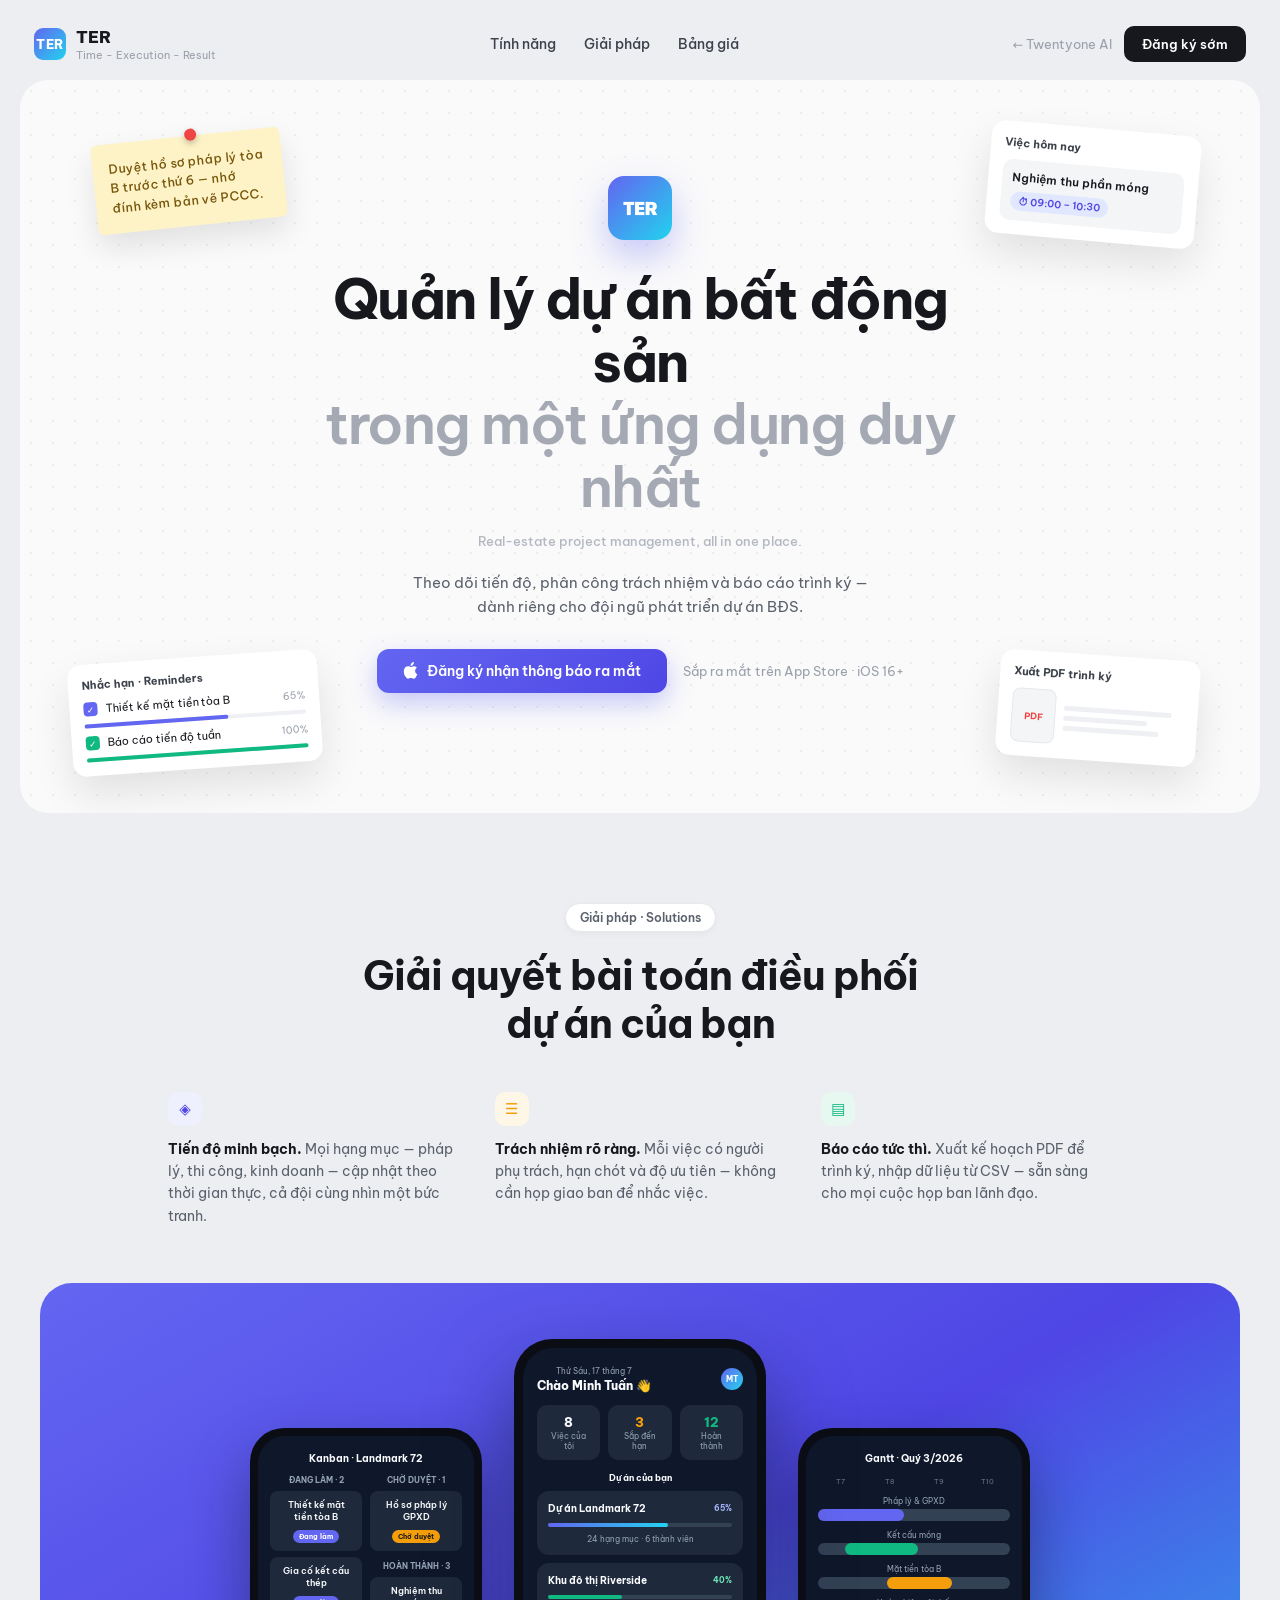
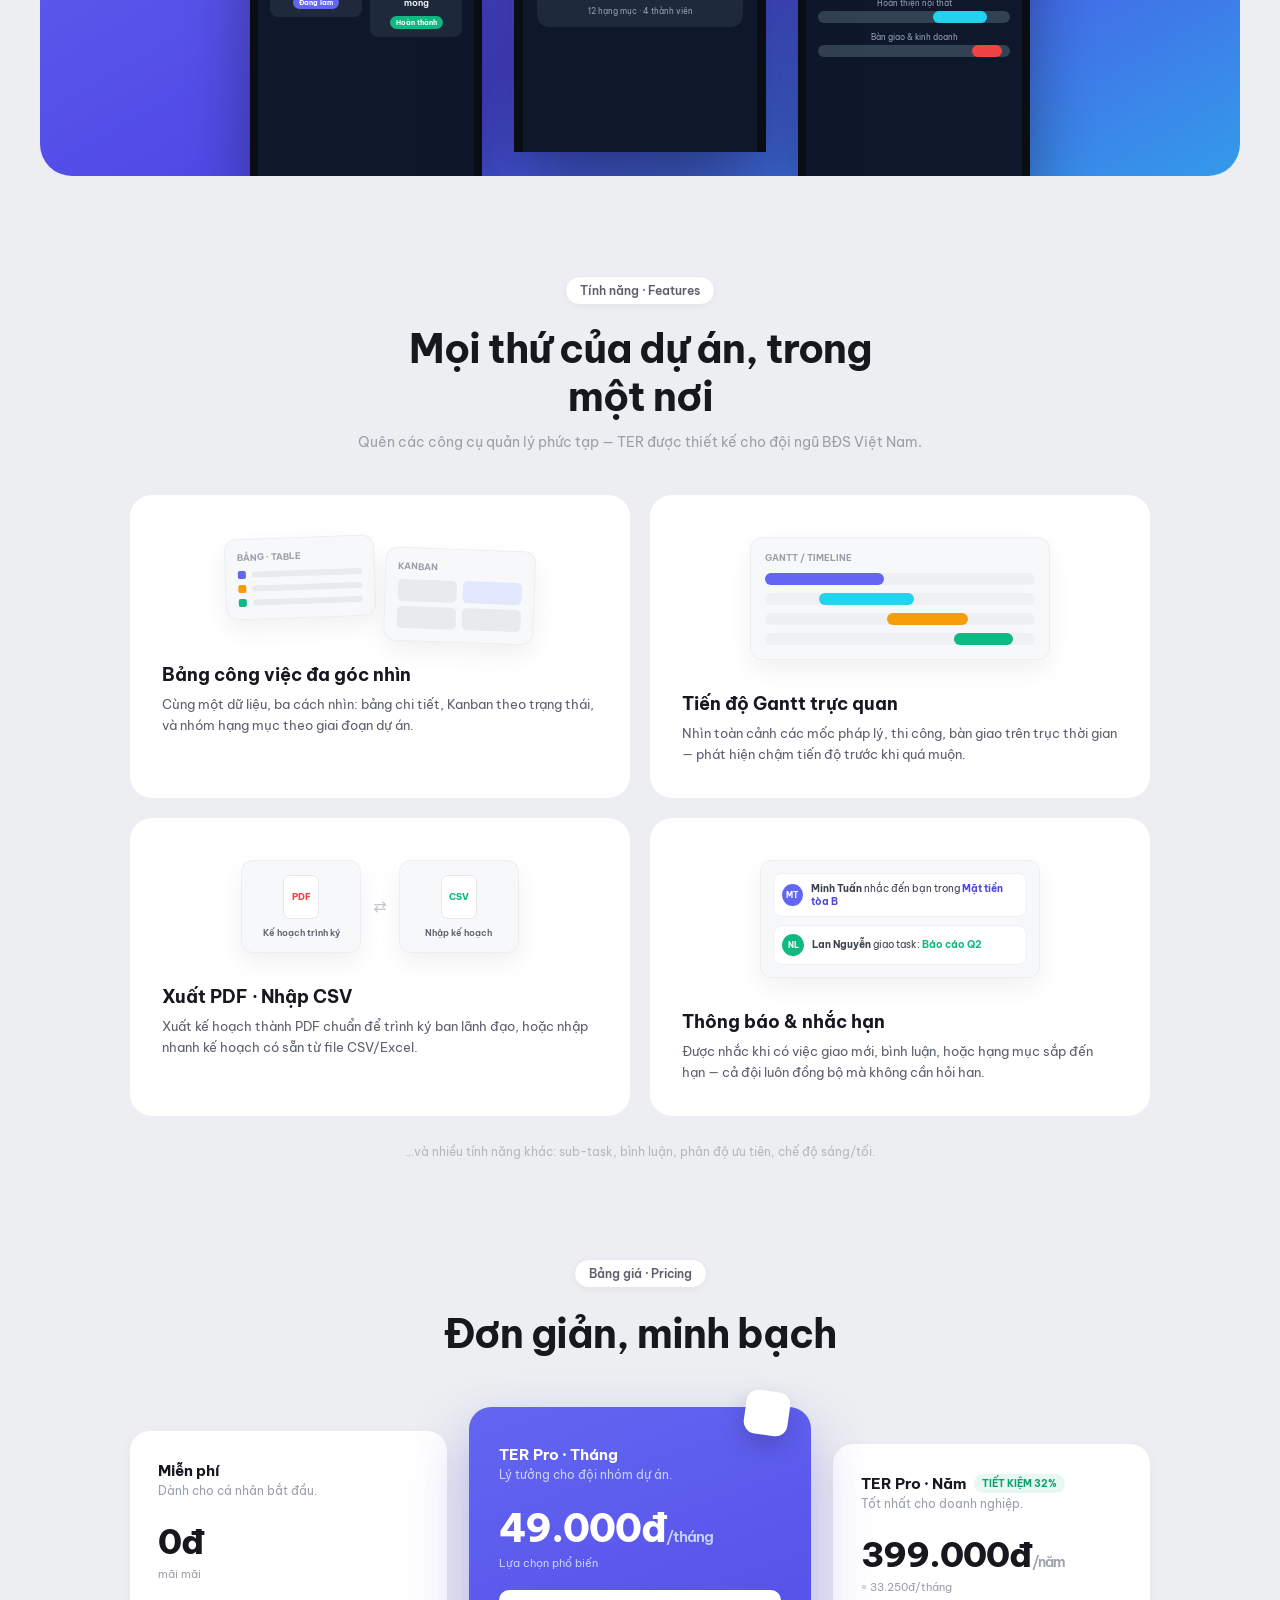
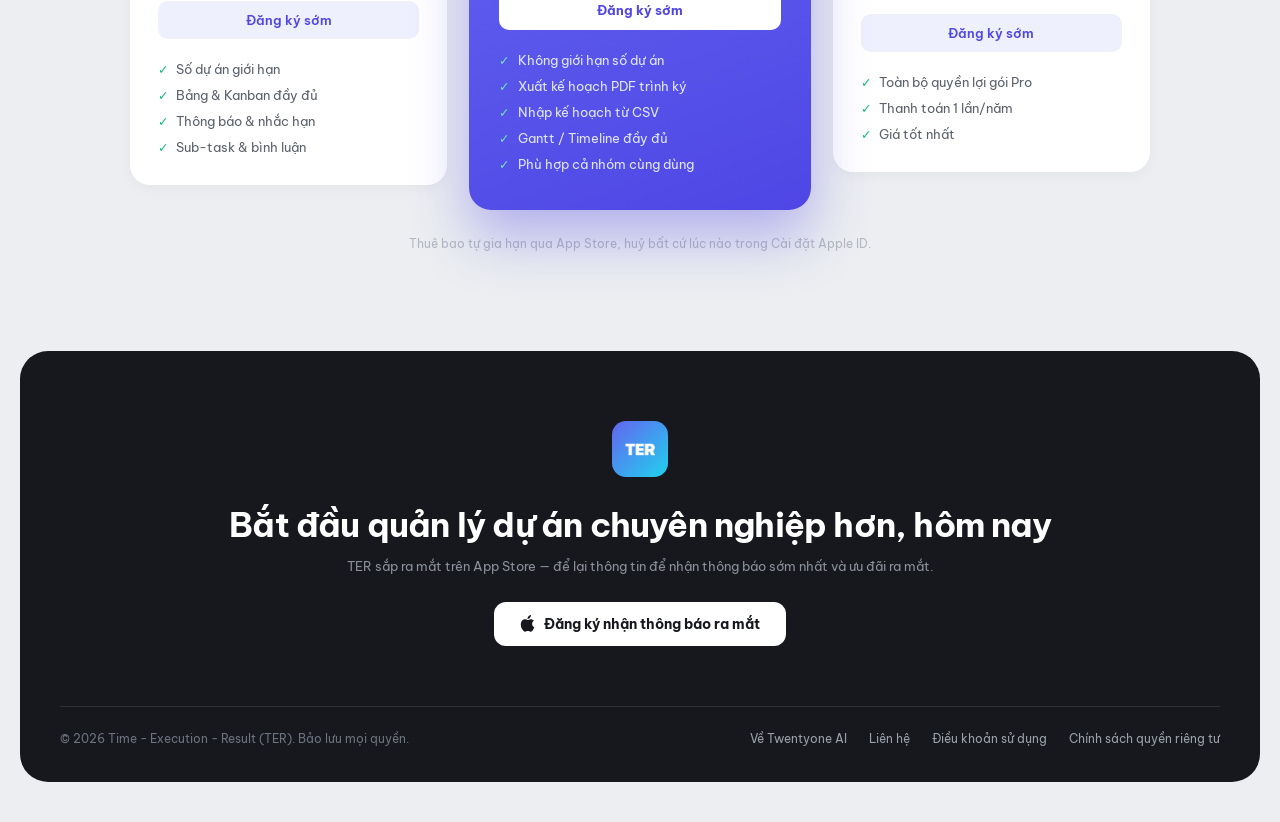
<file: ter.html>
<!DOCTYPE html>
<html lang="vi">
<head>
<meta charset="UTF-8">
<meta name="viewport" content="width=device-width, initial-scale=1.0">
<title>TER — Quản lý dự án Bất động sản trong một ứng dụng</title>
<meta name="description" content="TER (Time - Execution - Result) là ứng dụng quản lý dự án bất động sản dành cho đội ngũ phát triển dự án Việt Nam — Kanban, Gantt, xuất PDF trình ký, nhập CSV.">
<link rel="icon" type="image/png" href="images/ter-app-icon.png">
<link rel="preconnect" href="https://fonts.googleapis.com">
<link href="https://fonts.googleapis.com/css2?family=Be+Vietnam+Pro:wght@400;500;600;700;800&display=swap" rel="stylesheet">
<style>
  *, *::before, *::after { box-sizing: border-box; }
  body { margin: 0; background: #eceef1; font-family: 'Be Vietnam Pro', system-ui, sans-serif; color: #16181d; -webkit-font-smoothing: antialiased; }
  a { color: #4F46E5; text-decoration: none; }
  .wrap { max-width: 1280px; margin: 0 auto; padding: 16px 20px 40px; }
  .btn-hover { transition: all 0.2s ease; }
  @keyframes floaty { 0%,100% { transform: translateY(0) rotate(var(--r,0deg)); } 50% { transform: translateY(-8px) rotate(var(--r,0deg)); } }
  @media (max-width: 1100px) { .hero-float { display: none !important; } }
  @media (max-width: 900px) {
    .nav-links { display: none !important; }
    .sol-grid, .feat-grid { grid-template-columns: 1fr !important; }
    .price-grid { flex-direction: column !important; }
    .price-grid > div { transform: none !important; }
    .phones { flex-direction: column; align-items: center !important; }
    .phones > div { transform: none !important; }
    h1 { font-size: 36px !important; }
    h2 { font-size: 28px !important; }
  }
</style>
</head>
<body>
<div class="wrap">

  <!-- NAV -->
  <nav style="display:flex;align-items:center;justify-content:space-between;padding:10px 14px 18px;flex-wrap:wrap;gap:12px">
    <div style="display:flex;align-items:center;gap:10px">
      <div style="width:32px;height:32px;border-radius:9px;background:linear-gradient(135deg,#6366F1,#22D3EE);display:flex;align-items:center;justify-content:center;color:#fff;font-weight:800;font-size:13px;letter-spacing:.5px">TER</div>
      <div>
        <div style="font-weight:800;font-size:17px;letter-spacing:-.2px">TER</div>
        <div style="font-size:11px;color:#9aa0aa">Time - Execution - Result</div>
      </div>
    </div>
    <div class="nav-links" style="display:flex;gap:28px;font-size:13.5px;font-weight:500;color:#3c414b">
      <a href="#tinh-nang" style="color:#3c414b">Tính năng</a>
      <a href="#giai-phap" style="color:#3c414b">Giải pháp</a>
      <a href="#bang-gia" style="color:#3c414b">Bảng giá</a>
    </div>
    <div style="display:flex;align-items:center;gap:12px">
      <a href="https://twentyonevietnam.com" style="font-size:12.5px;color:#9aa0aa">← Twentyone AI</a>
      <a href="#lien-he" class="btn-hover" style="background:#16181d;color:#fff;font-size:13px;font-weight:600;padding:10px 18px;border-radius:10px;display:inline-flex;align-items:center;gap:8px">
        Đăng ký sớm
      </a>
    </div>
  </nav>

  <!-- HERO -->
  <section style="position:relative;background:#fafafb;border-radius:28px;padding:96px 40px 120px;overflow:hidden;background-image:radial-gradient(rgba(0,0,0,.05) 1px,transparent 1px);background-size:22px 22px">
    <div class="hero-float" style="--r:-6deg;position:absolute;top:56px;left:6%;width:190px;background:#FEF3C7;border-radius:6px;padding:16px;box-shadow:0 14px 30px rgba(0,0,0,.10);animation:floaty 7s ease-in-out infinite;font-size:12.5px;line-height:1.55;color:#78560b;font-weight:500;transform:rotate(-6deg)">
      Duyệt hồ sơ pháp lý tòa B trước thứ 6 — nhớ đính kèm bản vẽ PCCC.
      <div style="position:absolute;top:-7px;left:50%;width:12px;height:12px;border-radius:50%;background:#EF4444;box-shadow:0 3px 6px rgba(0,0,0,.25)"></div>
    </div>
    <div class="hero-float" style="--r:5deg;position:absolute;top:48px;right:5%;width:210px;background:#fff;border-radius:14px;padding:14px;box-shadow:0 18px 40px rgba(0,0,0,.10);animation:floaty 8s ease-in-out infinite;transform:rotate(5deg)">
      <div style="font-size:11px;font-weight:700;color:#3c414b;margin-bottom:10px">Việc hôm nay</div>
      <div style="background:#F4F5F7;border-radius:10px;padding:10px">
        <div style="font-size:11.5px;font-weight:600">Nghiệm thu phần móng</div>
        <div style="display:inline-flex;align-items:center;gap:5px;margin-top:7px;background:#E0E7FF;color:#4F46E5;font-size:10px;font-weight:600;padding:3px 8px;border-radius:20px">⏱ 09:00 – 10:30</div>
      </div>
    </div>
    <div class="hero-float" style="--r:-4deg;position:absolute;bottom:44px;left:4%;width:250px;background:#fff;border-radius:14px;padding:14px;box-shadow:0 18px 40px rgba(0,0,0,.10);animation:floaty 9s ease-in-out infinite;transform:rotate(-4deg)">
      <div style="font-size:11px;font-weight:700;color:#3c414b;margin-bottom:10px">Nhắc hạn · Reminders</div>
      <div style="display:flex;flex-direction:column;gap:8px">
        <div style="display:flex;align-items:center;gap:8px"><span style="width:14px;height:14px;border-radius:4px;background:#6366F1;display:inline-flex;align-items:center;justify-content:center;color:#fff;font-size:9px">✓</span><span style="font-size:11px;flex:1">Thiết kế mặt tiền tòa B</span><span style="font-size:10px;color:#9aa0aa">65%</span></div>
        <div style="height:4px;background:#EEF0F3;border-radius:2px"><div style="width:65%;height:100%;background:#6366F1;border-radius:2px"></div></div>
        <div style="display:flex;align-items:center;gap:8px"><span style="width:14px;height:14px;border-radius:4px;background:#10B981;display:inline-flex;align-items:center;justify-content:center;color:#fff;font-size:9px">✓</span><span style="font-size:11px;flex:1">Báo cáo tiến độ tuần</span><span style="font-size:10px;color:#9aa0aa">100%</span></div>
        <div style="height:4px;background:#EEF0F3;border-radius:2px"><div style="width:100%;height:100%;background:#10B981;border-radius:2px"></div></div>
      </div>
    </div>
    <div class="hero-float" style="--r:4deg;position:absolute;bottom:52px;right:5%;width:200px;background:#fff;border-radius:14px;padding:14px;box-shadow:0 18px 40px rgba(0,0,0,.10);animation:floaty 7.5s ease-in-out infinite;transform:rotate(4deg)">
      <div style="font-size:11px;font-weight:700;color:#3c414b;margin-bottom:10px">Xuất PDF trình ký</div>
      <div style="display:flex;gap:8px">
        <div style="width:44px;height:54px;background:#F4F5F7;border-radius:8px;display:flex;align-items:center;justify-content:center;font-size:9px;font-weight:700;color:#EF4444;border:1px solid #e6e8ec">PDF</div>
        <div style="flex:1;display:flex;flex-direction:column;gap:5px;justify-content:center">
          <div style="height:5px;background:#EEF0F3;border-radius:3px;width:90%"></div>
          <div style="height:5px;background:#EEF0F3;border-radius:3px;width:70%"></div>
          <div style="height:5px;background:#EEF0F3;border-radius:3px;width:80%"></div>
        </div>
      </div>
    </div>
    <div style="position:relative;max-width:720px;margin:0 auto;text-align:center;display:flex;flex-direction:column;align-items:center;gap:0">
      <img src="images/ter-app-icon.png" alt="TER App Icon" style="width:64px;height:64px;border-radius:16px;box-shadow:0 16px 36px rgba(99,102,241,.35);margin-bottom:28px">
      <h1 style="margin:0;font-size:56px;line-height:1.12;font-weight:700;letter-spacing:-1.5px">Quản lý dự án bất động sản
        <span style="display:block;color:#a4a9b3;font-weight:600">trong một ứng dụng duy nhất</span></h1>
      <p style="margin:14px 0 0;font-size:13px;color:#b3b8c1;font-weight:500">Real-estate project management, all in one place.</p>
      <p style="margin:22px 0 0;font-size:15px;color:#5b616c;max-width:460px;line-height:1.6">Theo dõi tiến độ, phân công trách nhiệm và báo cáo trình ký — dành riêng cho đội ngũ phát triển dự án BĐS.</p>
      <div style="display:flex;align-items:center;gap:16px;margin-top:30px;flex-wrap:wrap;justify-content:center">
        <a href="#lien-he" class="btn-hover" style="background:linear-gradient(135deg,#6366F1,#4F46E5);color:#fff;font-size:14px;font-weight:600;padding:13px 26px;border-radius:12px;box-shadow:0 10px 26px rgba(99,102,241,.35);display:inline-flex;align-items:center;gap:9px">
          <svg width="15" height="17" viewBox="0 0 14 17" fill="currentColor"><path d="M11.6 9c0-2.1 1.7-3.1 1.8-3.2-1-1.4-2.5-1.6-3-1.6-1.3-.1-2.5.8-3.2.8-.7 0-1.7-.8-2.8-.7C3 4.3 1.7 5.1 1 6.4c-1.4 2.5-.4 6.2 1 8.2.7 1 1.5 2.1 2.6 2.1 1 0 1.4-.7 2.7-.7s1.6.7 2.8.7c1.1 0 1.9-1 2.5-2 .8-1.2 1.1-2.3 1.2-2.4-.1 0-2.2-.9-2.2-3.3zM9.5 2.8c.6-.7 1-1.7.9-2.7-.9 0-1.9.6-2.5 1.3-.6.6-1 1.6-.9 2.6 1 .1 2-.5 2.5-1.2z"></path></svg>
          Đăng ký nhận thông báo ra mắt
        </a>
        <span style="font-size:12.5px;color:#9aa0aa">Sắp ra mắt trên App Store · iOS 16+</span>
      </div>
    </div>
  </section>

  <!-- GIẢI PHÁP -->
  <section id="giai-phap" style="padding:90px 20px 0;text-align:center">
    <span style="display:inline-block;background:#fff;border:1px solid #e6e8ec;border-radius:20px;font-size:11.5px;font-weight:600;color:#5b616c;padding:6px 14px;box-shadow:0 2px 6px rgba(0,0,0,.04)">Giải pháp · Solutions</span>
    <h2 style="margin:20px auto 0;font-size:40px;font-weight:700;letter-spacing:-1px;line-height:1.2;max-width:560px">Giải quyết bài toán điều phối dự án của bạn</h2>
    <div class="sol-grid" style="display:grid;grid-template-columns:repeat(3,1fr);gap:20px;max-width:960px;margin:44px auto 0;text-align:left">
      <div style="display:flex;flex-direction:column;gap:12px;padding:0 8px">
        <span style="width:34px;height:34px;border-radius:10px;background:#EEF0FE;color:#4F46E5;display:inline-flex;align-items:center;justify-content:center;font-size:15px">◈</span>
        <p style="margin:0;font-size:13.5px;line-height:1.65;color:#5b616c"><strong style="color:#16181d">Tiến độ minh bạch.</strong> Mọi hạng mục — pháp lý, thi công, kinh doanh — cập nhật theo thời gian thực, cả đội cùng nhìn một bức tranh.</p>
      </div>
      <div style="display:flex;flex-direction:column;gap:12px;padding:0 8px">
        <span style="width:34px;height:34px;border-radius:10px;background:#FEF6E7;color:#F59E0B;display:inline-flex;align-items:center;justify-content:center;font-size:15px">☰</span>
        <p style="margin:0;font-size:13.5px;line-height:1.65;color:#5b616c"><strong style="color:#16181d">Trách nhiệm rõ ràng.</strong> Mỗi việc có người phụ trách, hạn chót và độ ưu tiên — không cần họp giao ban để nhắc việc.</p>
      </div>
      <div style="display:flex;flex-direction:column;gap:12px;padding:0 8px">
        <span style="width:34px;height:34px;border-radius:10px;background:#E7F8F1;color:#10B981;display:inline-flex;align-items:center;justify-content:center;font-size:15px">▤</span>
        <p style="margin:0;font-size:13.5px;line-height:1.65;color:#5b616c"><strong style="color:#16181d">Báo cáo tức thì.</strong> Xuất kế hoạch PDF để trình ký, nhập dữ liệu từ CSV — sẵn sàng cho mọi cuộc họp ban lãnh đạo.</p>
      </div>
    </div>

    <!-- app showcase -->
    <div style="margin-top:56px;background:linear-gradient(150deg,#6366F1,#4F46E5 55%,#22D3EE 130%);border-radius:32px;padding:56px 20px 0;overflow:hidden;position:relative">
      <div class="phones" style="display:flex;justify-content:center;align-items:flex-end;gap:32px;flex-wrap:wrap;padding-bottom:24px">
        <!-- phone: kanban -->
        <div style="width:232px;background:#0B0D15;border-radius:34px 34px 0 0;padding:8px 8px 0;box-shadow:0 30px 60px rgba(15,23,42,.45);transform:translateY(24px)">
          <div style="background:#0F172A;border-radius:27px 27px 0 0;padding:16px 12px 20px;height:340px;overflow:hidden">
            <div style="font-size:10px;font-weight:700;color:#F8FAFC;margin-bottom:10px">Kanban · Landmark 72</div>
            <div style="display:flex;gap:8px">
              <div style="flex:1;display:flex;flex-direction:column;gap:6px">
                <div style="font-size:8px;font-weight:700;color:#94A3B8">ĐANG LÀM · 2</div>
                <div style="background:#1E293B;border-radius:8px;padding:8px"><div style="font-size:8.5px;color:#F8FAFC;font-weight:600;line-height:1.4">Thiết kế mặt tiền tòa B</div><div style="margin-top:6px;display:inline-block;background:#6366F1;color:#fff;font-size:7px;font-weight:700;padding:2px 6px;border-radius:8px">Đang làm</div></div>
                <div style="background:#1E293B;border-radius:8px;padding:8px"><div style="font-size:8.5px;color:#F8FAFC;font-weight:600;line-height:1.4">Gia cố kết cấu thép</div><div style="margin-top:6px;display:inline-block;background:#6366F1;color:#fff;font-size:7px;font-weight:700;padding:2px 6px;border-radius:8px">Đang làm</div></div>
              </div>
              <div style="flex:1;display:flex;flex-direction:column;gap:6px">
                <div style="font-size:8px;font-weight:700;color:#94A3B8">CHỜ DUYỆT · 1</div>
                <div style="background:#1E293B;border-radius:8px;padding:8px"><div style="font-size:8.5px;color:#F8FAFC;font-weight:600;line-height:1.4">Hồ sơ pháp lý GPXD</div><div style="margin-top:6px;display:inline-block;background:#F59E0B;color:#1A1A1A;font-size:7px;font-weight:700;padding:2px 6px;border-radius:8px">Chờ duyệt</div></div>
                <div style="font-size:8px;font-weight:700;color:#94A3B8;margin-top:4px">HOÀN THÀNH · 3</div>
                <div style="background:#1E293B;border-radius:8px;padding:8px"><div style="font-size:8.5px;color:#F8FAFC;font-weight:600;line-height:1.4">Nghiệm thu móng</div><div style="margin-top:6px;display:inline-block;background:#10B981;color:#fff;font-size:7px;font-weight:700;padding:2px 6px;border-radius:8px">Hoàn thành</div></div>
              </div>
            </div>
          </div>
        </div>
        <!-- phone: home -->
        <div style="width:252px;background:#0B0D15;border-radius:38px 38px 0 0;padding:9px 9px 0;box-shadow:0 40px 80px rgba(15,23,42,.55);z-index:2">
          <div style="background:#0F172A;border-radius:30px 30px 0 0;padding:18px 14px 20px;height:404px;overflow:hidden">
            <div style="display:flex;align-items:center;justify-content:space-between;margin-bottom:12px">
              <div><div style="font-size:8px;color:#94A3B8">Thứ Sáu, 17 tháng 7</div><div style="font-size:12px;font-weight:800;color:#F8FAFC;margin-top:2px">Chào Minh Tuấn 👋</div></div>
              <div style="width:22px;height:22px;border-radius:50%;background:linear-gradient(135deg,#6366F1,#22D3EE);display:flex;align-items:center;justify-content:center;color:#fff;font-size:8px;font-weight:700">MT</div>
            </div>
            <div style="display:flex;gap:8px;margin-bottom:12px">
              <div style="flex:1;background:#1E293B;border-radius:10px;padding:9px"><div style="font-size:13px;font-weight:800;color:#F8FAFC">8</div><div style="font-size:7.5px;color:#94A3B8;margin-top:1px">Việc của tôi</div></div>
              <div style="flex:1;background:#1E293B;border-radius:10px;padding:9px"><div style="font-size:13px;font-weight:800;color:#F59E0B">3</div><div style="font-size:7.5px;color:#94A3B8;margin-top:1px">Sắp đến hạn</div></div>
              <div style="flex:1;background:#1E293B;border-radius:10px;padding:9px"><div style="font-size:13px;font-weight:800;color:#10B981">12</div><div style="font-size:7.5px;color:#94A3B8;margin-top:1px">Hoàn thành</div></div>
            </div>
            <div style="font-size:9px;font-weight:700;color:#F8FAFC;margin-bottom:8px">Dự án của bạn</div>
            <div style="background:#1E293B;border-radius:12px;padding:11px;margin-bottom:8px">
              <div style="display:flex;justify-content:space-between;align-items:center"><span style="font-size:9.5px;font-weight:700;color:#F8FAFC">Dự án Landmark 72</span><span style="font-size:8px;color:#A5B4FC;font-weight:700">65%</span></div>
              <div style="height:4px;background:#334155;border-radius:2px;margin-top:8px"><div style="width:65%;height:100%;background:linear-gradient(90deg,#6366F1,#22D3EE);border-radius:2px"></div></div>
              <div style="font-size:7.5px;color:#94A3B8;margin-top:7px">24 hạng mục · 6 thành viên</div>
            </div>
            <div style="background:#1E293B;border-radius:12px;padding:11px">
              <div style="display:flex;justify-content:space-between;align-items:center"><span style="font-size:9.5px;font-weight:700;color:#F8FAFC">Khu đô thị Riverside</span><span style="font-size:8px;color:#6EE7B7;font-weight:700">40%</span></div>
              <div style="height:4px;background:#334155;border-radius:2px;margin-top:8px"><div style="width:40%;height:100%;background:#10B981;border-radius:2px"></div></div>
              <div style="font-size:7.5px;color:#94A3B8;margin-top:7px">12 hạng mục · 4 thành viên</div>
            </div>
          </div>
        </div>
        <!-- phone: gantt -->
        <div style="width:232px;background:#0B0D15;border-radius:34px 34px 0 0;padding:8px 8px 0;box-shadow:0 30px 60px rgba(15,23,42,.45);transform:translateY(24px)">
          <div style="background:#0F172A;border-radius:27px 27px 0 0;padding:16px 12px 20px;height:340px;overflow:hidden">
            <div style="font-size:10px;font-weight:700;color:#F8FAFC;margin-bottom:12px">Gantt · Quý 3/2026</div>
            <div style="display:flex;gap:4px;margin-bottom:10px">
              <span style="flex:1;font-size:7px;color:#64748B;text-align:center">T7</span><span style="flex:1;font-size:7px;color:#64748B;text-align:center">T8</span><span style="flex:1;font-size:7px;color:#64748B;text-align:center">T9</span><span style="flex:1;font-size:7px;color:#64748B;text-align:center">T10</span>
            </div>
            <div style="display:flex;flex-direction:column;gap:9px">
              <div><div style="font-size:8px;color:#94A3B8;margin-bottom:3px">Pháp lý & GPXD</div><div style="height:12px;border-radius:6px;background:#334155"><div style="width:45%;height:100%;border-radius:6px;background:#6366F1"></div></div></div>
              <div><div style="font-size:8px;color:#94A3B8;margin-bottom:3px">Kết cấu móng</div><div style="height:12px;border-radius:6px;background:#334155;position:relative"><div style="width:38%;height:100%;border-radius:6px;background:#10B981;margin-left:14%"></div></div></div>
              <div><div style="font-size:8px;color:#94A3B8;margin-bottom:3px">Mặt tiền tòa B</div><div style="height:12px;border-radius:6px;background:#334155"><div style="width:34%;height:100%;border-radius:6px;background:#F59E0B;margin-left:36%"></div></div></div>
              <div><div style="font-size:8px;color:#94A3B8;margin-bottom:3px">Hoàn thiện nội thất</div><div style="height:12px;border-radius:6px;background:#334155"><div style="width:28%;height:100%;border-radius:6px;background:#22D3EE;margin-left:60%"></div></div></div>
              <div><div style="font-size:8px;color:#94A3B8;margin-bottom:3px">Bàn giao & kinh doanh</div><div style="height:12px;border-radius:6px;background:#334155"><div style="width:16%;height:100%;border-radius:6px;background:#EF4444;margin-left:80%"></div></div></div>
            </div>
          </div>
        </div>
      </div>
    </div>
  </section>

  <!-- TÍNH NĂNG -->
  <section id="tinh-nang" style="padding:100px 0 0;text-align:center">
    <span style="display:inline-block;background:#fff;border:1px solid #e6e8ec;border-radius:20px;font-size:11.5px;font-weight:600;color:#5b616c;padding:6px 14px;box-shadow:0 2px 6px rgba(0,0,0,.04)">Tính năng · Features</span>
    <h2 style="margin:20px auto 0;font-size:40px;font-weight:700;letter-spacing:-1px;line-height:1.2;max-width:520px">Mọi thứ của dự án, trong một nơi</h2>
    <p style="margin:12px 0 0;font-size:13.5px;color:#9aa0aa">Quên các công cụ quản lý phức tạp — TER được thiết kế cho đội ngũ BĐS Việt Nam.</p>
    <div class="feat-grid" style="display:grid;grid-template-columns:1fr 1fr;gap:20px;max-width:1020px;margin:44px auto 0;text-align:left">
      <div style="background:#fff;border-radius:22px;padding:32px;display:flex;flex-direction:column;gap:22px">
        <div style="display:flex;justify-content:center;padding:10px 0">
          <div style="display:flex;gap:10px;align-items:flex-start">
            <div style="background:#F7F8FA;border:1px solid #eceef1;border-radius:12px;padding:12px;width:150px;box-shadow:0 10px 24px rgba(0,0,0,.06);transform:rotate(-2deg)">
              <div style="font-size:9px;font-weight:700;color:#9aa0aa;margin-bottom:8px">BẢNG · TABLE</div>
              <div style="display:flex;flex-direction:column;gap:6px">
                <div style="display:flex;align-items:center;gap:6px"><span style="width:8px;height:8px;border-radius:2px;background:#6366F1"></span><div style="height:6px;flex:1;background:#e8eaee;border-radius:3px"></div></div>
                <div style="display:flex;align-items:center;gap:6px"><span style="width:8px;height:8px;border-radius:2px;background:#F59E0B"></span><div style="height:6px;flex:1;background:#e8eaee;border-radius:3px"></div></div>
                <div style="display:flex;align-items:center;gap:6px"><span style="width:8px;height:8px;border-radius:2px;background:#10B981"></span><div style="height:6px;flex:1;background:#e8eaee;border-radius:3px"></div></div>
              </div>
            </div>
            <div style="background:#F7F8FA;border:1px solid #eceef1;border-radius:12px;padding:12px;width:150px;box-shadow:0 10px 24px rgba(0,0,0,.06);transform:rotate(2deg) translateY(12px)">
              <div style="font-size:9px;font-weight:700;color:#9aa0aa;margin-bottom:8px">KANBAN</div>
              <div style="display:flex;gap:6px">
                <div style="flex:1;display:flex;flex-direction:column;gap:5px"><div style="height:22px;background:#e8eaee;border-radius:5px"></div><div style="height:22px;background:#e8eaee;border-radius:5px"></div></div>
                <div style="flex:1;display:flex;flex-direction:column;gap:5px"><div style="height:22px;background:#E0E7FF;border-radius:5px"></div><div style="height:22px;background:#e8eaee;border-radius:5px"></div></div>
              </div>
            </div>
          </div>
        </div>
        <div><h3 style="margin:0;font-size:18px;font-weight:700">Bảng công việc đa góc nhìn</h3>
        <p style="margin:8px 0 0;font-size:13px;line-height:1.65;color:#5b616c">Cùng một dữ liệu, ba cách nhìn: bảng chi tiết, Kanban theo trạng thái, và nhóm hạng mục theo giai đoạn dự án.</p></div>
      </div>
      <div style="background:#fff;border-radius:22px;padding:32px;display:flex;flex-direction:column;gap:22px">
        <div style="display:flex;justify-content:center;padding:10px 0">
          <div style="background:#F7F8FA;border:1px solid #eceef1;border-radius:12px;padding:14px;width:300px;box-shadow:0 10px 24px rgba(0,0,0,.06)">
            <div style="font-size:9px;font-weight:700;color:#9aa0aa;margin-bottom:10px">GANTT / TIMELINE</div>
            <div style="display:flex;flex-direction:column;gap:8px">
              <div style="height:12px;border-radius:6px;background:#eef0f3"><div style="width:44%;height:100%;border-radius:6px;background:#6366F1"></div></div>
              <div style="height:12px;border-radius:6px;background:#eef0f3"><div style="width:35%;height:100%;border-radius:6px;background:#22D3EE;margin-left:20%"></div></div>
              <div style="height:12px;border-radius:6px;background:#eef0f3"><div style="width:30%;height:100%;border-radius:6px;background:#F59E0B;margin-left:45%"></div></div>
              <div style="height:12px;border-radius:6px;background:#eef0f3"><div style="width:22%;height:100%;border-radius:6px;background:#10B981;margin-left:70%"></div></div>
            </div>
          </div>
        </div>
        <div><h3 style="margin:0;font-size:18px;font-weight:700">Tiến độ Gantt trực quan</h3>
        <p style="margin:8px 0 0;font-size:13px;line-height:1.65;color:#5b616c">Nhìn toàn cảnh các mốc pháp lý, thi công, bàn giao trên trục thời gian — phát hiện chậm tiến độ trước khi quá muộn.</p></div>
      </div>
      <div style="background:#fff;border-radius:22px;padding:32px;display:flex;flex-direction:column;gap:22px">
        <div style="display:flex;justify-content:center;padding:10px 0">
          <div style="display:flex;gap:12px;align-items:center">
            <div style="background:#F7F8FA;border:1px solid #eceef1;border-radius:12px;padding:14px;width:120px;box-shadow:0 10px 24px rgba(0,0,0,.06);text-align:center">
              <div style="width:36px;height:44px;background:#fff;border:1px solid #e6e8ec;border-radius:7px;margin:0 auto 8px;display:flex;align-items:center;justify-content:center;font-size:9px;font-weight:800;color:#EF4444">PDF</div>
              <div style="font-size:9px;font-weight:600;color:#5b616c">Kế hoạch trình ký</div>
            </div>
            <span style="font-size:16px;color:#c3c7cf">⇄</span>
            <div style="background:#F7F8FA;border:1px solid #eceef1;border-radius:12px;padding:14px;width:120px;box-shadow:0 10px 24px rgba(0,0,0,.06);text-align:center">
              <div style="width:36px;height:44px;background:#fff;border:1px solid #e6e8ec;border-radius:7px;margin:0 auto 8px;display:flex;align-items:center;justify-content:center;font-size:9px;font-weight:800;color:#10B981">CSV</div>
              <div style="font-size:9px;font-weight:600;color:#5b616c">Nhập kế hoạch</div>
            </div>
          </div>
        </div>
        <div><h3 style="margin:0;font-size:18px;font-weight:700">Xuất PDF · Nhập CSV</h3>
        <p style="margin:8px 0 0;font-size:13px;line-height:1.65;color:#5b616c">Xuất kế hoạch thành PDF chuẩn để trình ký ban lãnh đạo, hoặc nhập nhanh kế hoạch có sẵn từ file CSV/Excel.</p></div>
      </div>
      <div style="background:#fff;border-radius:22px;padding:32px;display:flex;flex-direction:column;gap:22px">
        <div style="display:flex;justify-content:center;padding:10px 0">
          <div style="background:#F7F8FA;border:1px solid #eceef1;border-radius:12px;padding:12px;width:280px;box-shadow:0 10px 24px rgba(0,0,0,.06);display:flex;flex-direction:column;gap:8px">
            <div style="display:flex;gap:8px;align-items:center;background:#fff;border-radius:9px;padding:8px;border:1px solid #eef0f3">
              <span style="width:22px;height:22px;border-radius:50%;background:#6366F1;color:#fff;font-size:8px;font-weight:700;display:inline-flex;align-items:center;justify-content:center">MT</span>
              <span style="font-size:10px;color:#3c414b"><strong>Minh Tuấn</strong> nhắc đến bạn trong <strong style="color:#4F46E5">Mặt tiền tòa B</strong></span>
            </div>
            <div style="display:flex;gap:8px;align-items:center;background:#fff;border-radius:9px;padding:8px;border:1px solid #eef0f3">
              <span style="width:22px;height:22px;border-radius:50%;background:#10B981;color:#fff;font-size:8px;font-weight:700;display:inline-flex;align-items:center;justify-content:center">NL</span>
              <span style="font-size:10px;color:#3c414b"><strong>Lan Nguyễn</strong> giao task: <strong style="color:#10B981">Báo cáo Q2</strong></span>
            </div>
          </div>
        </div>
        <div><h3 style="margin:0;font-size:18px;font-weight:700">Thông báo & nhắc hạn</h3>
        <p style="margin:8px 0 0;font-size:13px;line-height:1.65;color:#5b616c">Được nhắc khi có việc giao mới, bình luận, hoặc hạng mục sắp đến hạn — cả đội luôn đồng bộ mà không cần hỏi han.</p></div>
      </div>
    </div>
    <p style="margin:28px 0 0;font-size:12px;color:#b3b8c1">…và nhiều tính năng khác: sub-task, bình luận, phân độ ưu tiên, chế độ sáng/tối.</p>
  </section>

  <!-- BẢNG GIÁ -->
  <section id="bang-gia" style="padding:100px 0 0;text-align:center">
    <span style="display:inline-block;background:#fff;border:1px solid #e6e8ec;border-radius:20px;font-size:11.5px;font-weight:600;color:#5b616c;padding:6px 14px;box-shadow:0 2px 6px rgba(0,0,0,.04)">Bảng giá · Pricing</span>
    <h2 style="margin:20px auto 0;font-size:40px;font-weight:700;letter-spacing:-1px">Đơn giản, minh bạch</h2>
    <div class="price-grid" style="display:flex;justify-content:center;align-items:center;gap:22px;max-width:1020px;margin:48px auto 0;text-align:left;flex-wrap:wrap">
      <div style="flex:1;min-width:260px;background:#fff;border-radius:20px;padding:30px 28px;box-shadow:0 4px 14px rgba(0,0,0,.04)">
        <div style="font-size:15px;font-weight:700">Miễn phí</div>
        <div style="font-size:11.5px;color:#9aa0aa;margin-top:3px">Dành cho cá nhân bắt đầu.</div>
        <div style="margin:22px 0 4px;font-size:34px;font-weight:800;letter-spacing:-1px">0đ</div>
        <div style="font-size:11px;color:#9aa0aa">mãi mãi</div>
        <a href="#lien-he" class="btn-hover" style="display:block;text-align:center;margin:20px 0 22px;background:#EEF0FE;color:#4F46E5;font-size:13px;font-weight:600;padding:11px;border-radius:10px">Đăng ký sớm</a>
        <div style="display:flex;flex-direction:column;gap:10px;font-size:12.5px;color:#5b616c">
          <div style="display:flex;gap:8px"><span style="color:#10B981">✓</span>Số dự án giới hạn</div>
          <div style="display:flex;gap:8px"><span style="color:#10B981">✓</span>Bảng & Kanban đầy đủ</div>
          <div style="display:flex;gap:8px"><span style="color:#10B981">✓</span>Thông báo & nhắc hạn</div>
          <div style="display:flex;gap:8px"><span style="color:#10B981">✓</span>Sub-task & bình luận</div>
        </div>
      </div>
      <div style="flex:1.08;min-width:280px;background:linear-gradient(160deg,#6366F1,#4F46E5);border-radius:22px;padding:38px 30px;color:#fff;box-shadow:0 26px 56px rgba(79,70,229,.38);position:relative">
        <div style="position:absolute;top:-16px;right:22px;width:44px;height:44px;background:#fff;border-radius:12px;display:flex;align-items:center;justify-content:center;font-size:19px;box-shadow:0 10px 22px rgba(0,0,0,.16);transform:rotate(8deg)">⚡</div>
        <div style="font-size:15px;font-weight:700">TER Pro · Tháng</div>
        <div style="font-size:11.5px;color:#c7d2fe;margin-top:3px">Lý tưởng cho đội nhóm dự án.</div>
        <div style="margin:22px 0 4px;font-size:38px;font-weight:800;letter-spacing:-1px">49.000đ<span style="font-size:15px;font-weight:600;color:#c7d2fe">/tháng</span></div>
        <div style="font-size:11px;color:#c7d2fe">Lựa chọn phổ biến</div>
        <a href="#lien-he" class="btn-hover" style="display:block;text-align:center;margin:20px 0 22px;background:#fff;color:#4F46E5;font-size:13px;font-weight:700;padding:12px;border-radius:10px">Đăng ký sớm</a>
        <div style="display:flex;flex-direction:column;gap:10px;font-size:12.5px;color:#e0e7ff">
          <div style="display:flex;gap:8px"><span style="color:#6EE7B7">✓</span>Không giới hạn số dự án</div>
          <div style="display:flex;gap:8px"><span style="color:#6EE7B7">✓</span>Xuất kế hoạch PDF trình ký</div>
          <div style="display:flex;gap:8px"><span style="color:#6EE7B7">✓</span>Nhập kế hoạch từ CSV</div>
          <div style="display:flex;gap:8px"><span style="color:#6EE7B7">✓</span>Gantt / Timeline đầy đủ</div>
          <div style="display:flex;gap:8px"><span style="color:#6EE7B7">✓</span>Phù hợp cả nhóm cùng dùng</div>
        </div>
      </div>
      <div style="flex:1;min-width:260px;background:#fff;border-radius:20px;padding:30px 28px;box-shadow:0 4px 14px rgba(0,0,0,.04)">
        <div style="display:flex;align-items:center;gap:8px"><span style="font-size:15px;font-weight:700">TER Pro · Năm</span><span style="background:#E7F8F1;color:#0e9f6e;font-size:9.5px;font-weight:700;padding:3px 8px;border-radius:12px">TIẾT KIỆM 32%</span></div>
        <div style="font-size:11.5px;color:#9aa0aa;margin-top:3px">Tốt nhất cho doanh nghiệp.</div>
        <div style="margin:22px 0 4px;font-size:34px;font-weight:800;letter-spacing:-1px">399.000đ<span style="font-size:14px;font-weight:600;color:#9aa0aa">/năm</span></div>
        <div style="font-size:11px;color:#9aa0aa">≈ 33.250đ/tháng</div>
        <a href="#lien-he" class="btn-hover" style="display:block;text-align:center;margin:20px 0 22px;background:#EEF0FE;color:#4F46E5;font-size:13px;font-weight:600;padding:11px;border-radius:10px">Đăng ký sớm</a>
        <div style="display:flex;flex-direction:column;gap:10px;font-size:12.5px;color:#5b616c">
          <div style="display:flex;gap:8px"><span style="color:#10B981">✓</span>Toàn bộ quyền lợi gói Pro</div>
          <div style="display:flex;gap:8px"><span style="color:#10B981">✓</span>Thanh toán 1 lần/năm</div>
          <div style="display:flex;gap:8px"><span style="color:#10B981">✓</span>Giá tốt nhất</div>
        </div>
      </div>
    </div>
    <p style="margin:26px 0 0;font-size:11.5px;color:#b3b8c1">Thuê bao tự gia hạn qua App Store, huỷ bất cứ lúc nào trong Cài đặt Apple ID.</p>
  </section>

  <!-- CTA + FOOTER -->
  <section id="lien-he" style="margin-top:100px;background:#16181d;border-radius:28px;padding:70px 40px 36px;color:#fff;text-align:center">
    <img src="images/ter-app-icon.png" alt="TER" style="width:56px;height:56px;border-radius:14px;margin:0 auto 22px">
    <h2 style="margin:0;font-size:34px;font-weight:700;letter-spacing:-.8px">Bắt đầu quản lý dự án chuyên nghiệp hơn, hôm nay</h2>
    <p style="margin:12px 0 0;font-size:13px;color:#8b909b">TER sắp ra mắt trên App Store — để lại thông tin để nhận thông báo sớm nhất và ưu đãi ra mắt.</p>
    <a href="mailto:admin@twentyonevietnam.com?subject=Đăng%20ký%20nhận%20thông%20báo%20ra%20mắt%20TER" class="btn-hover" style="display:inline-flex;align-items:center;gap:9px;margin-top:28px;background:#fff;color:#16181d;font-size:14px;font-weight:700;padding:13px 26px;border-radius:12px">
      <svg width="15" height="17" viewBox="0 0 14 17" fill="currentColor"><path d="M11.6 9c0-2.1 1.7-3.1 1.8-3.2-1-1.4-2.5-1.6-3-1.6-1.3-.1-2.5.8-3.2.8-.7 0-1.7-.8-2.8-.7C3 4.3 1.7 5.1 1 6.4c-1.4 2.5-.4 6.2 1 8.2.7 1 1.5 2.1 2.6 2.1 1 0 1.4-.7 2.7-.7s1.6.7 2.8.7c1.1 0 1.9-1 2.5-2 .8-1.2 1.1-2.3 1.2-2.4-.1 0-2.2-.9-2.2-3.3zM9.5 2.8c.6-.7 1-1.7.9-2.7-.9 0-1.9.6-2.5 1.3-.6.6-1 1.6-.9 2.6 1 .1 2-.5 2.5-1.2z"></path></svg>
      Đăng ký nhận thông báo ra mắt
    </a>
    <div style="border-top:1px solid rgba(255,255,255,.1);margin-top:60px;padding-top:24px;display:flex;justify-content:space-between;align-items:center;flex-wrap:wrap;gap:14px">
      <div style="font-size:11.5px;color:#6d7280">© 2026 Time - Execution - Result (TER). Bảo lưu mọi quyền.</div>
      <div style="display:flex;gap:22px;font-size:11.5px;flex-wrap:wrap">
        <a href="https://twentyonevietnam.com" style="color:#9aa0aa">Về Twentyone AI</a>
        <a href="mailto:admin@twentyonevietnam.com" style="color:#9aa0aa">Liên hệ</a>
        <a href="https://sites.google.com/view/ter-terms/home" style="color:#9aa0aa">Điều khoản sử dụng</a>
        <a href="https://sites.google.com/view/ter-privacy/home" style="color:#9aa0aa">Chính sách quyền riêng tư</a>
      </div>
    </div>
  </section>
</div>
</body>
</html>
</file>
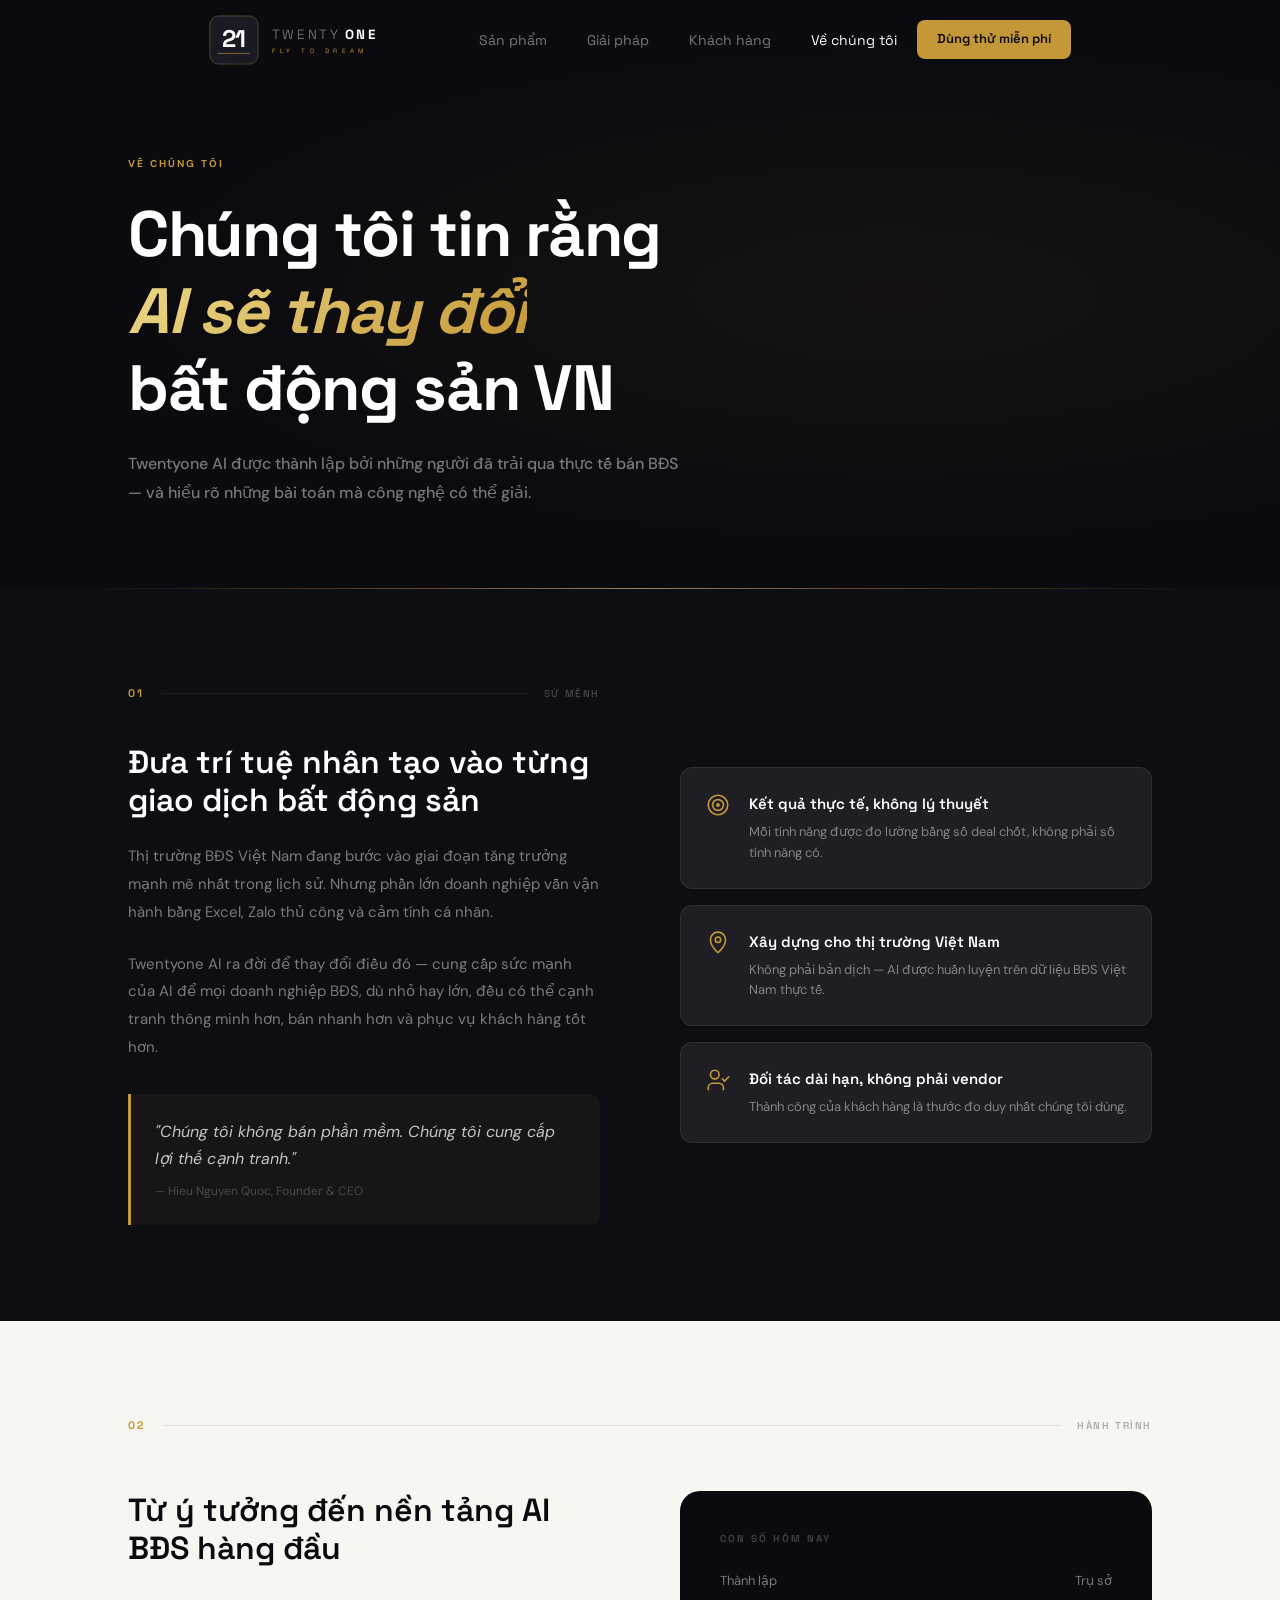
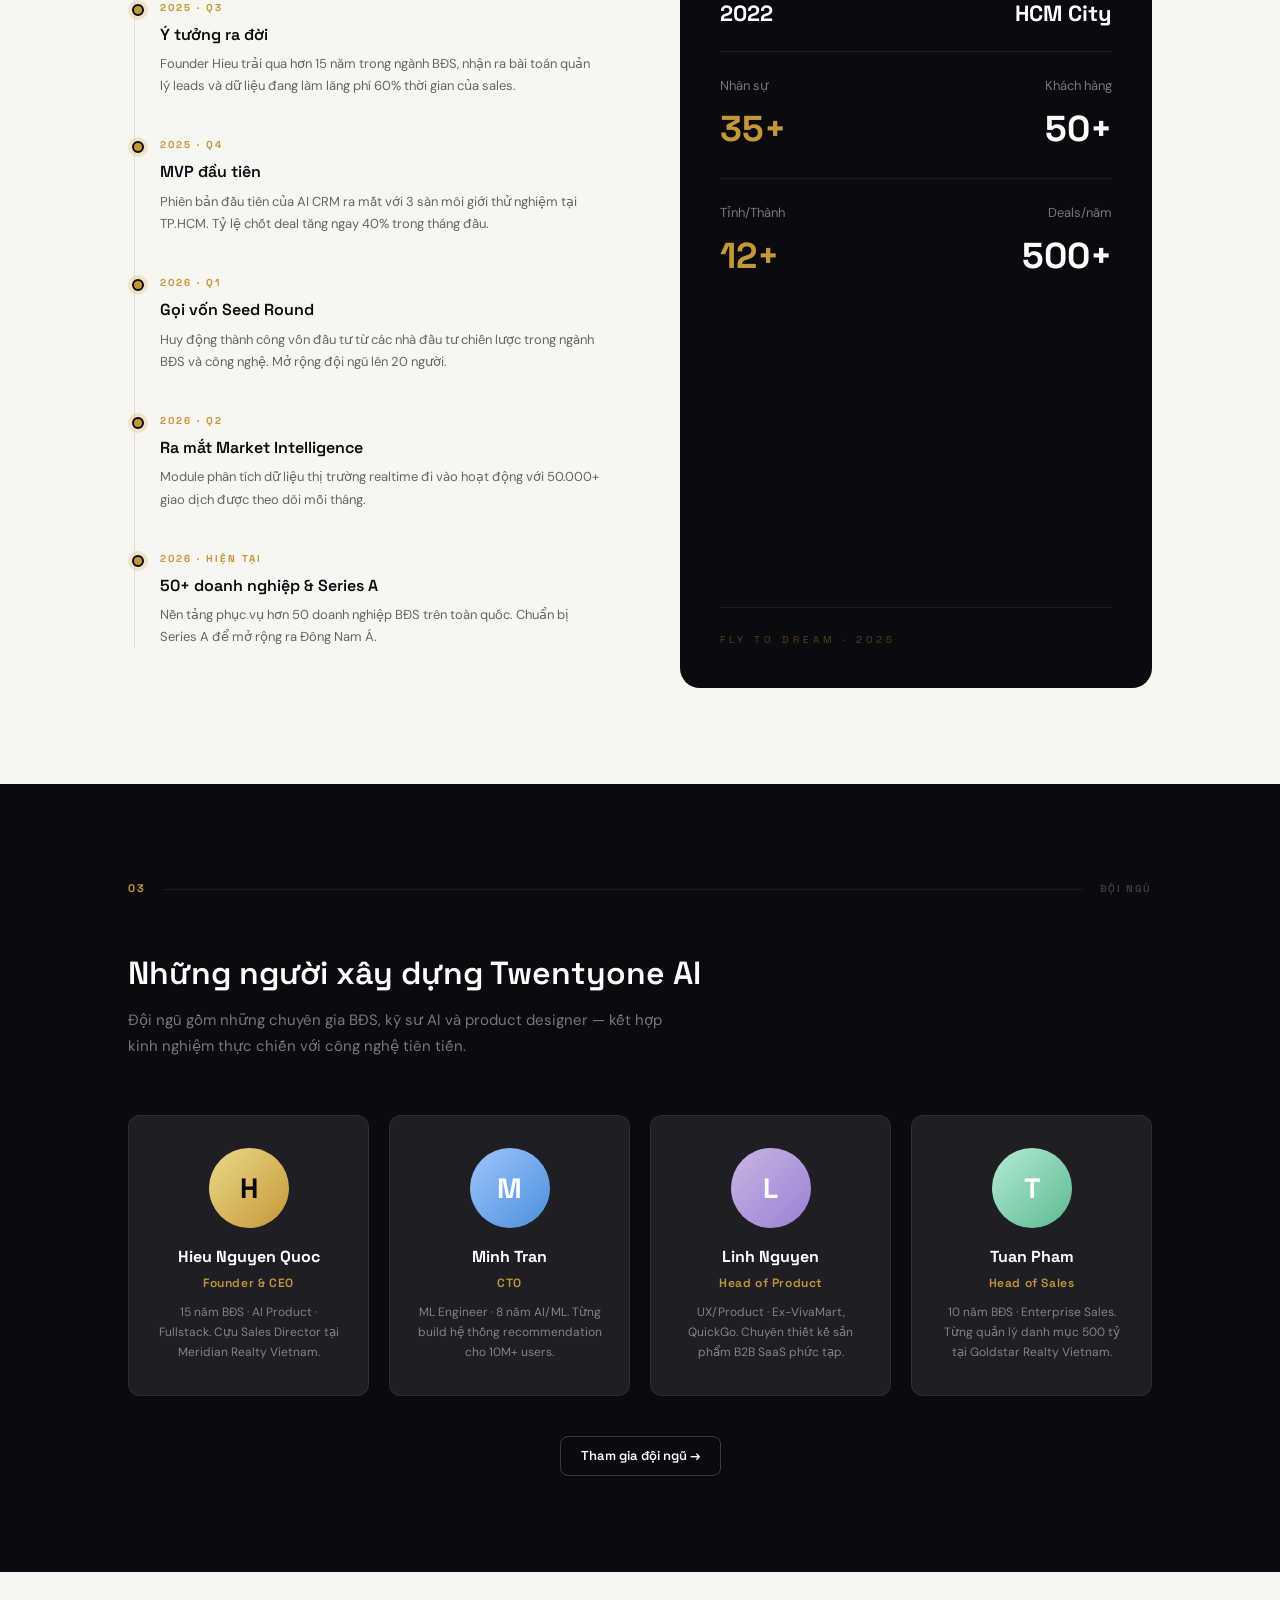
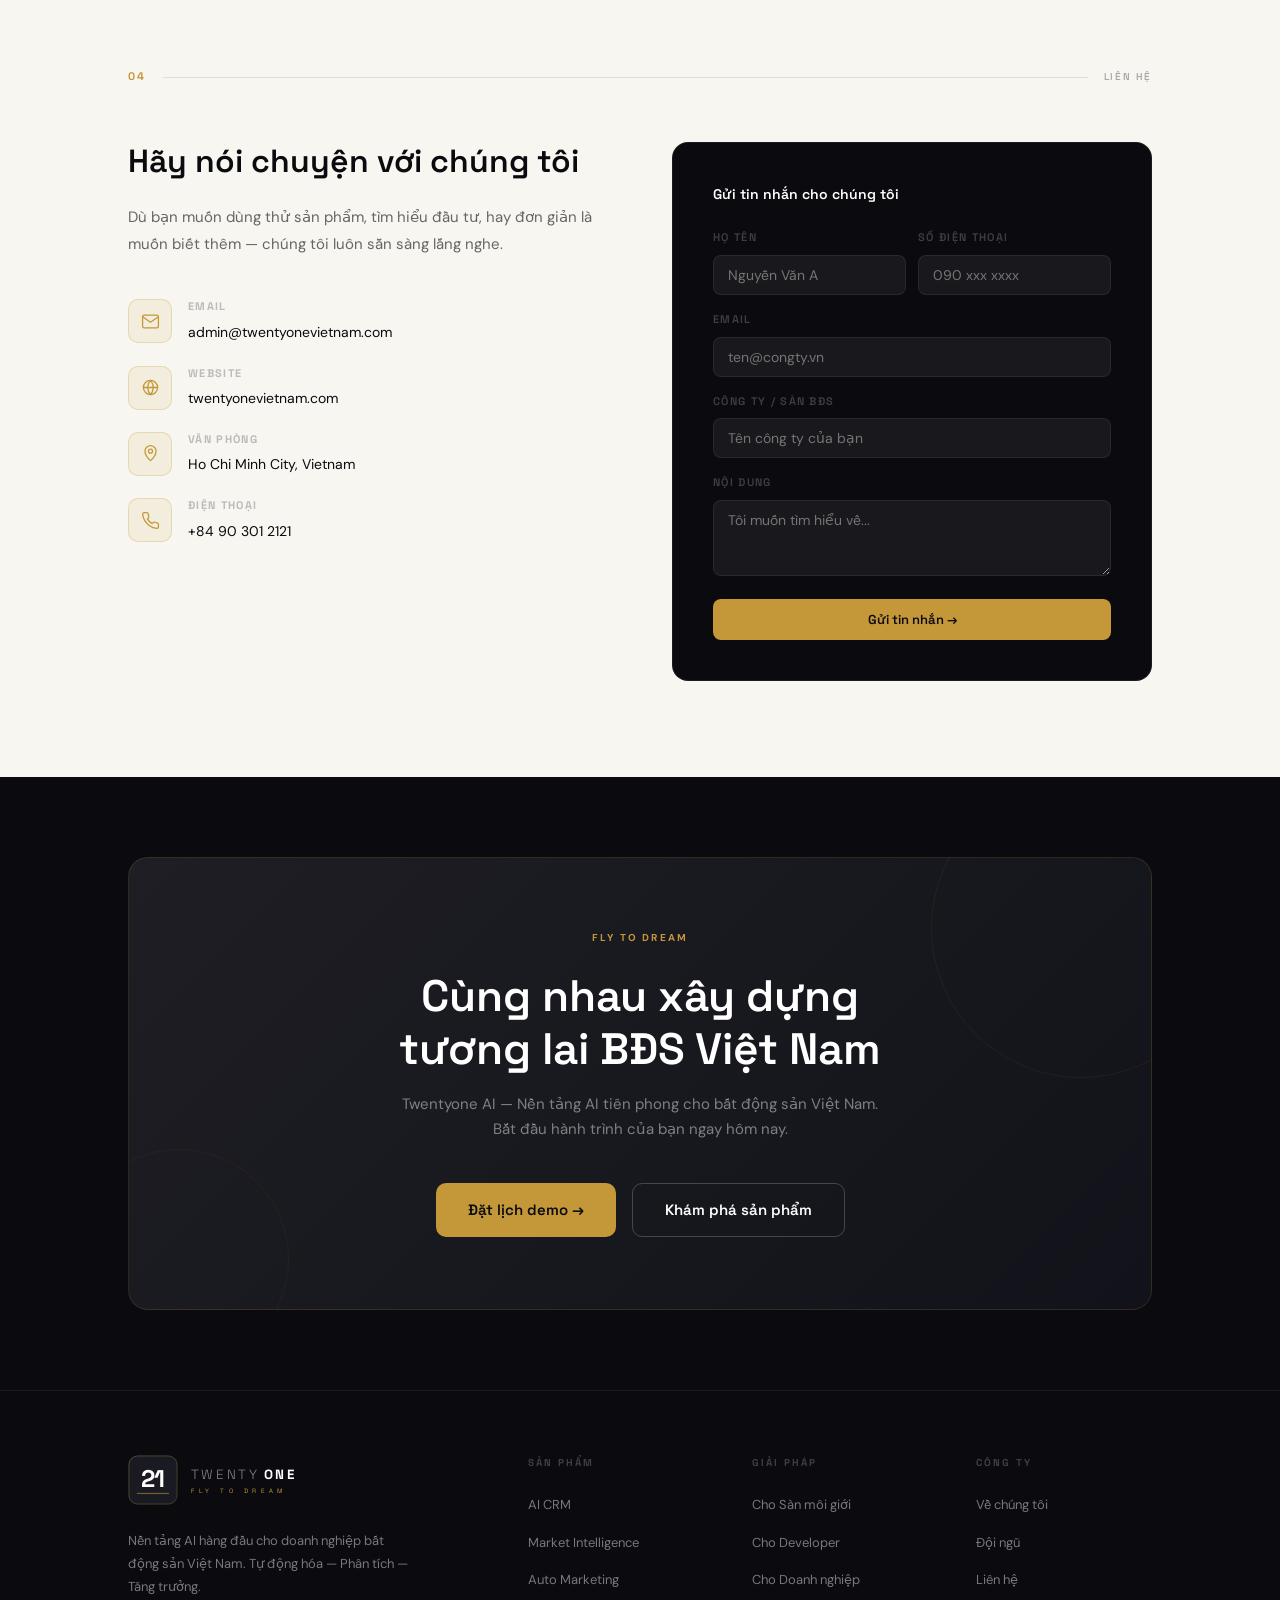
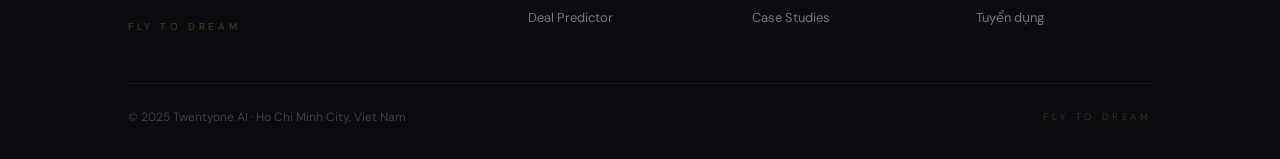
<file: ve-chung-toi.html>
<!DOCTYPE html>
<html lang="vi">
<head>
<meta charset="UTF-8">
<meta name="viewport" content="width=device-width, initial-scale=1.0">
<title>Về chúng tôi — Twentyone AI</title>
<meta name="description" content="Câu chuyện về Twentyone AI — startup công nghệ AI tiên phong cho bất động sản Việt Nam.">
<link rel="icon" type="image/svg+xml" href="images/favicon.svg">
<link rel="stylesheet" href="css/style.css">
</head>
<body>

<div id="nav-placeholder"></div>

<!-- ████ PAGE HERO ████ -->
<section class="page-hero" style="padding-bottom:0">
  <div class="container">
    <div class="page-hero__content" style="padding-bottom:80px">
      <p class="label gold mb-6 reveal">Về chúng tôi</p>
      <h1 class="display reveal reveal-delay-1">Chúng tôi tin rằng<br><em class="gold-grad">AI sẽ thay đổi</em><br>bất động sản VN</h1>
      <p class="body-lg dim reveal reveal-delay-2" style="max-width:560px;margin-top:24px;font-family:'DM Sans',sans-serif;line-height:1.8">
        Twentyone AI được thành lập bởi những người đã trải qua thực tế bán BĐS — và hiểu rõ những bài toán mà công nghệ có thể giải.
      </p>
    </div>
  </div>
  <!-- Gold accent line -->
  <div style="height:1px;background:linear-gradient(90deg,transparent 5%,rgba(196,152,56,0.4) 30%,rgba(236,217,136,0.6) 50%,rgba(196,152,56,0.4) 70%,transparent 95%)"></div>
</section>

<!-- ████ MISSION ████ -->
<section class="section" style="background:#0D0D14">
  <div class="container">
    <div style="display:grid;grid-template-columns:1fr 1fr;gap:80px;align-items:center">
      <div>
        <div class="section-label reveal" style="margin-bottom:40px">
          <div class="section-label__num">01</div>
          <div class="section-label__line"></div>
          <div class="section-label__text">Sứ mệnh</div>
        </div>
        <h2 class="heading-2 reveal" style="margin-bottom:24px">Đưa trí tuệ nhân tạo vào từng giao dịch bất động sản</h2>
        <p class="reveal reveal-delay-1" style="font-size:15px;color:var(--text-dim);line-height:1.85;margin-bottom:24px;font-family:'DM Sans',sans-serif">
          Thị trường BĐS Việt Nam đang bước vào giai đoạn tăng trưởng mạnh mẽ nhất trong lịch sử. Nhưng phần lớn doanh nghiệp vẫn vận hành bằng Excel, Zalo thủ công và cảm tính cá nhân.
        </p>
        <p class="reveal reveal-delay-2" style="font-size:15px;color:var(--text-dim);line-height:1.85;font-family:'DM Sans',sans-serif">
          Twentyone AI ra đời để thay đổi điều đó — cung cấp sức mạnh của AI để mọi doanh nghiệp BĐS, dù nhỏ hay lớn, đều có thể cạnh tranh thông minh hơn, bán nhanh hơn và phục vụ khách hàng tốt hơn.
        </p>
        <div style="margin-top:32px;padding:24px;background:rgba(196,152,56,0.06);border-left:3px solid var(--gold);border-radius:0 10px 10px 0" class="reveal reveal-delay-3">
          <p style="font-size:16px;font-style:italic;color:rgba(255,255,255,0.75);font-family:'DM Sans',sans-serif;line-height:1.7">"Chúng tôi không bán phần mềm. Chúng tôi cung cấp lợi thế cạnh tranh."</p>
          <p style="font-size:12px;color:var(--text-muted);margin-top:10px">— Hieu Nguyen Quoc, Founder & CEO</p>
        </div>
      </div>
      <div class="reveal reveal-delay-2">
        <!-- Values -->
        <div style="display:flex;flex-direction:column;gap:16px">
          <div style="background:var(--charcoal);border-radius:12px;padding:24px;border:1px solid var(--border-dark);display:flex;gap:18px;align-items:flex-start">
            <div style="flex-shrink:0"><svg viewBox="0 0 24 24" width="26" height="26" fill="none" stroke="#C49838" stroke-width="1.5" stroke-linecap="round" stroke-linejoin="round"><circle cx="12" cy="12" r="9"/><circle cx="12" cy="12" r="5"/><circle cx="12" cy="12" r="1"/></svg></div>
            <div>
              <div style="font-size:15px;font-weight:600;margin-bottom:6px">Kết quả thực tế, không lý thuyết</div>
              <p style="font-size:13px;color:var(--text-dim);font-family:'DM Sans',sans-serif;line-height:1.6">Mỗi tính năng được đo lường bằng số deal chốt, không phải số tính năng có.</p>
            </div>
          </div>
          <div style="background:var(--charcoal);border-radius:12px;padding:24px;border:1px solid var(--border-dark);display:flex;gap:18px;align-items:flex-start">
            <div style="flex-shrink:0"><svg viewBox="0 0 24 24" width="26" height="26" fill="none" stroke="#C49838" stroke-width="1.5" stroke-linecap="round" stroke-linejoin="round"><path d="M12 21s7-6.5 7-12a7 7 0 0 0-14 0c0 5.5 7 12 7 12Z"/><circle cx="12" cy="9" r="2.5"/></svg></div>
            <div>
              <div style="font-size:15px;font-weight:600;margin-bottom:6px">Xây dựng cho thị trường Việt Nam</div>
              <p style="font-size:13px;color:var(--text-dim);font-family:'DM Sans',sans-serif;line-height:1.6">Không phải bản dịch — AI được huấn luyện trên dữ liệu BĐS Việt Nam thực tế.</p>
            </div>
          </div>
          <div style="background:var(--charcoal);border-radius:12px;padding:24px;border:1px solid var(--border-dark);display:flex;gap:18px;align-items:flex-start">
            <div style="flex-shrink:0"><svg viewBox="0 0 24 24" width="26" height="26" fill="none" stroke="#C49838" stroke-width="1.5" stroke-linecap="round" stroke-linejoin="round"><path d="M17 21v-2a4 4 0 0 0-4-4H7a4 4 0 0 0-4 4v2"/><circle cx="9" cy="7" r="4"/><path d="m16 11 2 2 4-4"/></svg></div>
            <div>
              <div style="font-size:15px;font-weight:600;margin-bottom:6px">Đối tác dài hạn, không phải vendor</div>
              <p style="font-size:13px;color:var(--text-dim);font-family:'DM Sans',sans-serif;line-height:1.6">Thành công của khách hàng là thước đo duy nhất chúng tôi dùng.</p>
            </div>
          </div>
        </div>
      </div>
    </div>
  </div>
</section>

<!-- ████ STORY / TIMELINE ████ -->
<section class="section" style="background:#F8F6F0">
  <div class="container">
    <div class="section-label reveal">
      <div class="section-label__num" style="color:var(--gold)">02</div>
      <div class="section-label__line light"></div>
      <div class="section-label__text light">Hành trình</div>
    </div>
    <div style="display:grid;grid-template-columns:1fr 1fr;gap:80px">
      <div>
        <h2 class="heading-2 reveal mb-8" style="color:var(--black)">Từ ý tưởng đến nền tảng AI BĐS hàng đầu</h2>
        <div class="timeline reveal reveal-delay-1" style="--border-dark:#E2DFD8">
          <div class="timeline__item">
            <div class="timeline__dot"></div>
            <div class="timeline__year" style="color:var(--gold)">2025 · Q3</div>
            <div class="timeline__title" style="color:var(--black)">Ý tưởng ra đời</div>
            <p class="timeline__desc" style="color:#666">Founder Hieu trải qua hơn 15 năm trong ngành BĐS, nhận ra bài toán quản lý leads và dữ liệu đang làm lãng phí 60% thời gian của sales.</p>
          </div>
          <div class="timeline__item">
            <div class="timeline__dot"></div>
            <div class="timeline__year" style="color:var(--gold)">2025 · Q4</div>
            <div class="timeline__title" style="color:var(--black)">MVP đầu tiên</div>
            <p class="timeline__desc" style="color:#666">Phiên bản đầu tiên của AI CRM ra mắt với 3 sàn môi giới thử nghiệm tại TP.HCM. Tỷ lệ chốt deal tăng ngay 40% trong tháng đầu.</p>
          </div>
          <div class="timeline__item">
            <div class="timeline__dot"></div>
            <div class="timeline__year" style="color:var(--gold)">2026 · Q1</div>
            <div class="timeline__title" style="color:var(--black)">Gọi vốn Seed Round</div>
            <p class="timeline__desc" style="color:#666">Huy động thành công vốn đầu tư từ các nhà đầu tư chiến lược trong ngành BĐS và công nghệ. Mở rộng đội ngũ lên 20 người.</p>
          </div>
          <div class="timeline__item">
            <div class="timeline__dot"></div>
            <div class="timeline__year" style="color:var(--gold)">2026 · Q2</div>
            <div class="timeline__title" style="color:var(--black)">Ra mắt Market Intelligence</div>
            <p class="timeline__desc" style="color:#666">Module phân tích dữ liệu thị trường realtime đi vào hoạt động với 50.000+ giao dịch được theo dõi mỗi tháng.</p>
          </div>
          <div class="timeline__item">
            <div class="timeline__dot"></div>
            <div class="timeline__year" style="color:var(--gold)">2026 · Hiện tại</div>
            <div class="timeline__title" style="color:var(--black)">50+ doanh nghiệp & Series A</div>
            <p class="timeline__desc" style="color:#666">Nền tảng phục vụ hơn 50 doanh nghiệp BĐS trên toàn quốc. Chuẩn bị Series A để mở rộng ra Đông Nam Á.</p>
          </div>
        </div>
      </div>
      <div>
        <div style="background:var(--black);border-radius:20px;padding:40px;height:100%;display:flex;flex-direction:column;justify-content:space-between">
          <div>
            <div style="font-size:10px;font-weight:700;letter-spacing:0.2em;color:var(--text-muted);text-transform:uppercase;margin-bottom:24px">Con số hôm nay</div>
            <div style="display:flex;flex-direction:column;gap:24px">
              <div style="display:flex;justify-content:space-between;align-items:center;padding-bottom:20px;border-bottom:1px solid var(--border-dark)">
                <div>
                  <div style="font-size:13px;color:var(--text-dim);font-family:'DM Sans',sans-serif">Thành lập</div>
                  <div style="font-size:22px;font-weight:700;color:#fff;margin-top:4px">2022</div>
                </div>
                <div style="text-align:right">
                  <div style="font-size:13px;color:var(--text-dim);font-family:'DM Sans',sans-serif">Trụ sở</div>
                  <div style="font-size:22px;font-weight:700;color:#fff;margin-top:4px">HCM City</div>
                </div>
              </div>
              <div style="display:flex;justify-content:space-between;align-items:center;padding-bottom:20px;border-bottom:1px solid var(--border-dark)">
                <div>
                  <div style="font-size:13px;color:var(--text-dim);font-family:'DM Sans',sans-serif">Nhân sự</div>
                  <div style="font-size:36px;font-weight:700;color:var(--gold);margin-top:4px">35+</div>
                </div>
                <div style="text-align:right">
                  <div style="font-size:13px;color:var(--text-dim);font-family:'DM Sans',sans-serif">Khách hàng</div>
                  <div style="font-size:36px;font-weight:700;color:#fff;margin-top:4px">50+</div>
                </div>
              </div>
              <div style="display:flex;justify-content:space-between;align-items:center">
                <div>
                  <div style="font-size:13px;color:var(--text-dim);font-family:'DM Sans',sans-serif">Tỉnh/Thành</div>
                  <div style="font-size:36px;font-weight:700;color:var(--gold);margin-top:4px">12+</div>
                </div>
                <div style="text-align:right">
                  <div style="font-size:13px;color:var(--text-dim);font-family:'DM Sans',sans-serif">Deals/năm</div>
                  <div style="font-size:36px;font-weight:700;color:#fff;margin-top:4px">500+</div>
                </div>
              </div>
            </div>
          </div>
          <div style="margin-top:32px;padding-top:24px;border-top:1px solid var(--border-dark)">
            <div style="font-size:10px;letter-spacing:0.4em;color:rgba(196,152,56,0.4);text-transform:uppercase">FLY TO DREAM · 2025</div>
          </div>
        </div>
      </div>
    </div>
  </div>
</section>

<!-- ████ TEAM ████ -->
<section class="section" style="background:#0A0A0F" id="team">
  <div class="container">
    <div class="section-label reveal">
      <div class="section-label__num">03</div>
      <div class="section-label__line"></div>
      <div class="section-label__text">Đội ngũ</div>
    </div>
    <h2 class="heading-2 reveal mb-4">Những người xây dựng Twentyone AI</h2>
    <p class="reveal reveal-delay-1" style="font-size:15px;color:var(--text-dim);max-width:560px;margin-bottom:56px;font-family:'DM Sans',sans-serif;line-height:1.7">Đội ngũ gồm những chuyên gia BĐS, kỹ sư AI và product designer — kết hợp kinh nghiệm thực chiến với công nghệ tiên tiến.</p>
    <div class="grid-4">
      <!-- Founder -->
      <div class="card reveal" style="text-align:center;padding:32px 24px">
        <div style="width:80px;height:80px;border-radius:50%;background:linear-gradient(135deg,var(--gold-lt),var(--gold));display:flex;align-items:center;justify-content:center;font-size:28px;font-weight:700;color:var(--black);margin:0 auto 16px">H</div>
        <div style="font-size:16px;font-weight:700;margin-bottom:4px">Hieu Nguyen Quoc</div>
        <div style="font-size:12px;color:var(--gold);font-weight:600;margin-bottom:10px;letter-spacing:0.05em">Founder & CEO</div>
        <p style="font-size:12px;color:var(--text-dim);font-family:'DM Sans',sans-serif;line-height:1.65">15 năm BĐS · AI Product · Fullstack. Cựu Sales Director tại Meridian Realty Vietnam.</p>
      </div>
      <div class="card reveal reveal-delay-1" style="text-align:center;padding:32px 24px">
        <div style="width:80px;height:80px;border-radius:50%;background:linear-gradient(135deg,#a0c4ff,#4a90d9);display:flex;align-items:center;justify-content:center;font-size:28px;font-weight:700;color:#fff;margin:0 auto 16px">M</div>
        <div style="font-size:16px;font-weight:700;margin-bottom:4px">Minh Tran</div>
        <div style="font-size:12px;color:var(--gold);font-weight:600;margin-bottom:10px;letter-spacing:0.05em">CTO</div>
        <p style="font-size:12px;color:var(--text-dim);font-family:'DM Sans',sans-serif;line-height:1.65">ML Engineer · 8 năm AI/ML. Từng build hệ thống recommendation cho 10M+ users.</p>
      </div>
      <div class="card reveal reveal-delay-2" style="text-align:center;padding:32px 24px">
        <div style="width:80px;height:80px;border-radius:50%;background:linear-gradient(135deg,#c9b6e4,#9b7fd4);display:flex;align-items:center;justify-content:center;font-size:28px;font-weight:700;color:#fff;margin:0 auto 16px">L</div>
        <div style="font-size:16px;font-weight:700;margin-bottom:4px">Linh Nguyen</div>
        <div style="font-size:12px;color:var(--gold);font-weight:600;margin-bottom:10px;letter-spacing:0.05em">Head of Product</div>
        <p style="font-size:12px;color:var(--text-dim);font-family:'DM Sans',sans-serif;line-height:1.65">UX/Product · Ex-VivaMart, QuickGo. Chuyên thiết kế sản phẩm B2B SaaS phức tạp.</p>
      </div>
      <div class="card reveal reveal-delay-3" style="text-align:center;padding:32px 24px">
        <div style="width:80px;height:80px;border-radius:50%;background:linear-gradient(135deg,#b5ead7,#5bba8e);display:flex;align-items:center;justify-content:center;font-size:28px;font-weight:700;color:#fff;margin:0 auto 16px">T</div>
        <div style="font-size:16px;font-weight:700;margin-bottom:4px">Tuan Pham</div>
        <div style="font-size:12px;color:var(--gold);font-weight:600;margin-bottom:10px;letter-spacing:0.05em">Head of Sales</div>
        <p style="font-size:12px;color:var(--text-dim);font-family:'DM Sans',sans-serif;line-height:1.65">10 năm BĐS · Enterprise Sales. Từng quản lý danh mục 500 tỷ tại Goldstar Realty Vietnam.</p>
      </div>
    </div>
    <div style="margin-top:40px;text-align:center" class="reveal">
      <a href="mailto:hieu@twentyonevietnam.com" class="btn btn-outline">Tham gia đội ngũ →</a>
    </div>
  </div>
</section>

<!-- ████ CONTACT ████ -->
<section class="section" style="background:#F8F6F0" id="contact">
  <div class="container">
    <div class="section-label reveal">
      <div class="section-label__num" style="color:var(--gold)">04</div>
      <div class="section-label__line light"></div>
      <div class="section-label__text light">Liên hệ</div>
    </div>
    <div style="display:grid;grid-template-columns:1fr 1fr;gap:64px;align-items:start">
      <div>
        <h2 class="heading-2 reveal mb-6" style="color:var(--black)">Hãy nói chuyện với chúng tôi</h2>
        <p class="reveal reveal-delay-1" style="font-size:15px;color:#666;line-height:1.8;margin-bottom:40px;font-family:'DM Sans',sans-serif">
          Dù bạn muốn dùng thử sản phẩm, tìm hiểu đầu tư, hay đơn giản là muốn biết thêm — chúng tôi luôn sẵn sàng lắng nghe.
        </p>
        <div style="display:flex;flex-direction:column;gap:20px">
          <div class="reveal reveal-delay-1" style="display:flex;align-items:center;gap:16px">
            <div style="width:44px;height:44px;border-radius:10px;background:rgba(196,152,56,0.1);border:1px solid rgba(196,152,56,0.25);display:flex;align-items:center;justify-content:center;flex-shrink:0"><svg viewBox="0 0 24 24" width="19" height="19" fill="none" stroke="#C49838" stroke-width="1.6" stroke-linecap="round" stroke-linejoin="round"><rect x="2" y="4" width="20" height="16" rx="2"/><path d="m2 6 10 7 10-7"/></svg></div>
            <div>
              <div style="font-size:11px;font-weight:700;letter-spacing:0.12em;text-transform:uppercase;color:#bbb;margin-bottom:3px">Email</div>
              <a href="mailto:hieu@twentyonevietnam.com" style="font-size:14px;color:var(--black);text-decoration:none;font-family:'DM Sans',sans-serif" data-cms="contact.email" data-cms-mailto="true">hieu@twentyonevietnam.com</a>
            </div>
          </div>
          <div class="reveal reveal-delay-2" style="display:flex;align-items:center;gap:16px">
            <div style="width:44px;height:44px;border-radius:10px;background:rgba(196,152,56,0.1);border:1px solid rgba(196,152,56,0.25);display:flex;align-items:center;justify-content:center;flex-shrink:0"><svg viewBox="0 0 24 24" width="19" height="19" fill="none" stroke="#C49838" stroke-width="1.6" stroke-linecap="round" stroke-linejoin="round"><circle cx="12" cy="12" r="9"/><path d="M3 12h18M12 3a13.5 13.5 0 0 1 0 18M12 3a13.5 13.5 0 0 0 0 18"/></svg></div>
            <div>
              <div style="font-size:11px;font-weight:700;letter-spacing:0.12em;text-transform:uppercase;color:#bbb;margin-bottom:3px">Website</div>
              <span style="font-size:14px;color:var(--black);font-family:'DM Sans',sans-serif" data-cms="contact.website">twentyonevietnam.com</span>
            </div>
          </div>
          <div class="reveal reveal-delay-3" style="display:flex;align-items:center;gap:16px">
            <div style="width:44px;height:44px;border-radius:10px;background:rgba(196,152,56,0.1);border:1px solid rgba(196,152,56,0.25);display:flex;align-items:center;justify-content:center;flex-shrink:0"><svg viewBox="0 0 24 24" width="19" height="19" fill="none" stroke="#C49838" stroke-width="1.6" stroke-linecap="round" stroke-linejoin="round"><path d="M12 21s7-6.5 7-12a7 7 0 0 0-14 0c0 5.5 7 12 7 12Z"/><circle cx="12" cy="9" r="2.5"/></svg></div>
            <div>
              <div style="font-size:11px;font-weight:700;letter-spacing:0.12em;text-transform:uppercase;color:#bbb;margin-bottom:3px">Văn phòng</div>
              <span style="font-size:14px;color:var(--black);font-family:'DM Sans',sans-serif" data-cms="contact.address">Ho Chi Minh City, Vietnam</span>
            </div>
          </div>
          <div class="reveal reveal-delay-4" style="display:flex;align-items:center;gap:16px">
            <div style="width:44px;height:44px;border-radius:10px;background:rgba(196,152,56,0.1);border:1px solid rgba(196,152,56,0.25);display:flex;align-items:center;justify-content:center;flex-shrink:0"><svg viewBox="0 0 24 24" width="19" height="19" fill="none" stroke="#C49838" stroke-width="1.6" stroke-linecap="round" stroke-linejoin="round"><path d="M22 16.92v3a2 2 0 0 1-2.18 2 19.79 19.79 0 0 1-8.63-3.07 19.5 19.5 0 0 1-6-6 19.79 19.79 0 0 1-3.07-8.67A2 2 0 0 1 4.11 2h3a2 2 0 0 1 2 1.72c.127.96.362 1.903.7 2.81a2 2 0 0 1-.45 2.11L8.09 9.91a16 16 0 0 0 6 6l1.27-1.27a2 2 0 0 1 2.11-.45c.907.338 1.85.573 2.81.7A2 2 0 0 1 22 16.92Z"/></svg></div>
            <div>
              <div style="font-size:11px;font-weight:700;letter-spacing:0.12em;text-transform:uppercase;color:#bbb;margin-bottom:3px">Điện thoại</div>
              <span style="font-size:14px;color:var(--black);font-family:'DM Sans',sans-serif" data-cms="contact.phone">+84 90 000 0000</span>
            </div>
          </div>
        </div>
      </div>
      <div class="reveal reveal-delay-2">
        <div style="background:var(--black);border-radius:16px;padding:40px;border:1px solid var(--border-dark)">
          <div style="font-size:14px;font-weight:600;color:#fff;margin-bottom:24px">Gửi tin nhắn cho chúng tôi</div>
          <form name="lien-he" method="POST" data-netlify="true" netlify-honeypot="bot-field" style="display:flex;flex-direction:column;gap:16px" id="contact-form">
            <input type="hidden" name="form-name" value="lien-he">
            <p style="display:none"><input name="bot-field"></p>
            <div style="display:grid;grid-template-columns:1fr 1fr;gap:12px">
              <div>
                <label style="font-size:11px;font-weight:600;color:var(--text-muted);letter-spacing:0.12em;text-transform:uppercase;display:block;margin-bottom:8px">Họ tên</label>
                <input type="text" name="ho-ten" placeholder="Nguyễn Văn A" style="width:100%;background:rgba(255,255,255,0.06);border:1px solid var(--border-dark);border-radius:8px;padding:10px 14px;color:#fff;font-size:14px;font-family:'DM Sans',sans-serif;outline:none;transition:border 0.3s" required>
              </div>
              <div>
                <label style="font-size:11px;font-weight:600;color:var(--text-muted);letter-spacing:0.12em;text-transform:uppercase;display:block;margin-bottom:8px">Số điện thoại</label>
                <input type="tel" name="dien-thoai" placeholder="090 xxx xxxx" style="width:100%;background:rgba(255,255,255,0.06);border:1px solid var(--border-dark);border-radius:8px;padding:10px 14px;color:#fff;font-size:14px;font-family:'DM Sans',sans-serif;outline:none">
              </div>
            </div>
            <div>
              <label style="font-size:11px;font-weight:600;color:var(--text-muted);letter-spacing:0.12em;text-transform:uppercase;display:block;margin-bottom:8px">Email</label>
              <input type="email" name="email" placeholder="ten@congty.vn" style="width:100%;background:rgba(255,255,255,0.06);border:1px solid var(--border-dark);border-radius:8px;padding:10px 14px;color:#fff;font-size:14px;font-family:'DM Sans',sans-serif;outline:none" required>
            </div>
            <div>
              <label style="font-size:11px;font-weight:600;color:var(--text-muted);letter-spacing:0.12em;text-transform:uppercase;display:block;margin-bottom:8px">Công ty / Sàn BĐS</label>
              <input type="text" name="cong-ty" placeholder="Tên công ty của bạn" style="width:100%;background:rgba(255,255,255,0.06);border:1px solid var(--border-dark);border-radius:8px;padding:10px 14px;color:#fff;font-size:14px;font-family:'DM Sans',sans-serif;outline:none">
            </div>
            <div>
              <label style="font-size:11px;font-weight:600;color:var(--text-muted);letter-spacing:0.12em;text-transform:uppercase;display:block;margin-bottom:8px">Nội dung</label>
              <textarea name="noi-dung" rows="3" placeholder="Tôi muốn tìm hiểu về..." style="width:100%;background:rgba(255,255,255,0.06);border:1px solid var(--border-dark);border-radius:8px;padding:10px 14px;color:#fff;font-size:14px;font-family:'DM Sans',sans-serif;outline:none;resize:vertical"></textarea>
            </div>
            <button type="submit" class="btn btn-gold" style="width:100%;justify-content:center;padding:12px" id="form-submit-btn">Gửi tin nhắn →</button>
            <div id="form-success" style="display:none;text-align:center;padding:24px">
              <div style="font-size:32px;margin-bottom:12px">✅</div>
              <div style="font-size:15px;color:#fff;font-weight:600">Cảm ơn bạn!</div>
              <p style="font-size:13px;color:rgba(255,255,255,0.5);margin-top:8px;font-family:'DM Sans',sans-serif">Chúng tôi sẽ phản hồi trong 24h.</p>
            </div>
          </form>
        </div>
      </div>
    </div>
  </div>
</section>

<!-- ████ CTA ████ -->
<section style="background:#0A0A0F;padding:80px 0">
  <div class="container">
    <div class="cta-banner reveal">
      <div style="position:relative;z-index:1">
        <p class="label gold mb-6">FLY TO DREAM</p>
        <h2 class="heading-1 mb-4">Cùng nhau xây dựng<br>tương lai BĐS Việt Nam</h2>
        <p style="font-size:15px;color:var(--text-dim);max-width:480px;margin:0 auto 40px;font-family:'DM Sans',sans-serif;line-height:1.7">Twentyone AI — Nền tảng AI tiên phong cho bất động sản Việt Nam. Bắt đầu hành trình của bạn ngay hôm nay.</p>
        <div style="display:flex;gap:16px;justify-content:center;flex-wrap:wrap">
          <a href="#contact" class="btn btn-gold btn-lg">Đặt lịch demo →</a>
          <a href="san-pham.html" class="btn btn-outline btn-lg">Khám phá sản phẩm</a>
        </div>
      </div>
    </div>
  </div>
</section>

<div id="footer-placeholder"></div>
<script src="js/nav.js"></script>
<script src="js/content-loader.js"></script>
<script src="js/main.js"></script>
<script>
const form = document.getElementById('contact-form');
if (form) {
  form.addEventListener('submit', async (e) => {
    e.preventDefault();
    const btn = document.getElementById('form-submit-btn');
    const success = document.getElementById('form-success');
    btn.textContent = 'Đang gửi...';
    btn.disabled = true;
    try {
      const data = new FormData(form);
      await fetch('/', { method: 'POST', headers: { 'Content-Type': 'application/x-www-form-urlencoded' },
        body: new URLSearchParams(data).toString() });
      form.querySelectorAll('input,textarea,button,div[style*="grid"]').forEach(el => el.style.display = 'none');
      success.style.display = 'block';
    } catch {
      btn.textContent = 'Gửi tin nhắn →';
      btn.disabled = false;
      alert('Có lỗi xảy ra. Vui lòng email trực tiếp: hieu@twentyonevietnam.com');
    }
  });
}
</script>
</body>
</html>
</file>
<file: css/style.css>
/* ============================================================
   TWENTYONE AI — Design System
   Brand: #0A0A0F · #C49838 · #F8F6F0
   Font: Space Grotesk · DM Sans
   ============================================================ */

@import url('https://fonts.googleapis.com/css2?family=Space+Grotesk:wght@300;400;500;600;700&family=DM+Sans:wght@300;400;500;600&display=swap');

/* ── Reset & Base ── */
*, *::before, *::after { box-sizing: border-box; margin: 0; padding: 0; }

:root {
  --black:    #0A0A0F;
  --charcoal: #1E1E24;
  --gold:     #C49838;
  --gold-lt:  #ECD988;
  --cream:    #F8F6F0;
  --warm:     #ECEAE3;
  --white:    #FFFFFF;
  --text-dim: rgba(255,255,255,0.45);
  --text-muted: rgba(255,255,255,0.22);
  --border-dark: rgba(255,255,255,0.07);
  --border-light: #E2DFD8;
  --radius: 12px;
  --transition: 0.3s cubic-bezier(0.4,0,0.2,1);
}

html { scroll-behavior: smooth; }

body {
  font-family: 'Space Grotesk', sans-serif;
  background: var(--black);
  color: var(--white);
  line-height: 1.6;
  overflow-x: hidden;
}

body.light-page {
  background: var(--cream);
  color: var(--black);
}

/* ── Typography ── */
h1, h2, h3, h4, h5 { font-family: 'Space Grotesk', sans-serif; line-height: 1.2; }
p { font-family: 'DM Sans', sans-serif; }

.display    { font-size: clamp(36px, 5vw, 64px); font-weight: 700; letter-spacing: -0.02em; }
.heading-1  { font-size: clamp(28px, 3.5vw, 44px); font-weight: 600; }
.heading-2  { font-size: clamp(22px, 2.5vw, 32px); font-weight: 600; }
.heading-3  { font-size: clamp(18px, 2vw, 24px); font-weight: 600; }
.body-lg    { font-size: 16px; font-weight: 500; }
.body       { font-size: 14px; font-weight: 400; }
.caption    { font-size: 11px; font-weight: 300; letter-spacing: 0.06em; }
.label      { font-size: 10px; font-weight: 700; letter-spacing: 0.22em; text-transform: uppercase; }

.gold        { color: var(--gold); }
.gold-grad   { background: linear-gradient(135deg, var(--gold-lt), var(--gold)); -webkit-background-clip: text; -webkit-text-fill-color: transparent; background-clip: text; }
.dim         { color: var(--text-dim); }
.muted       { color: var(--text-muted); }

/* ── Layout ── */
.container { max-width: 1120px; margin: 0 auto; padding: 0 48px; }
.section   { padding: 96px 0; }

@media (max-width: 768px) {
  .container { padding: 0 24px; }
  .section   { padding: 64px 0; }
}

/* ── Section Label ── */
.section-label {
  display: flex; align-items: center; gap: 16px; margin-bottom: 56px;
}
.section-label__num {
  font-size: 11px; font-weight: 700; color: var(--gold); letter-spacing: 0.22em;
}
.section-label__line {
  flex: 1; height: 1px; background: var(--border-dark);
}
.section-label__line.light { background: var(--border-light); }
.section-label__text {
  font-size: 10px; font-weight: 600; color: var(--text-muted);
  letter-spacing: 0.16em; text-transform: uppercase;
}
.section-label__text.light { color: #aaa; }

/* ── NAV ── */
.nav {
  position: fixed; top: 0; left: 0; right: 0; z-index: 100;
  height: 80px; display: flex; align-items: center;
  transition: background var(--transition), border-color var(--transition), backdrop-filter var(--transition);
  border-bottom: 1px solid transparent;
}
.nav.scrolled {
  background: rgba(10,10,15,0.85);
  backdrop-filter: blur(20px);
  border-bottom-color: var(--border-dark);
}
.nav.light-nav.scrolled {
  background: rgba(248,246,240,0.9);
  border-bottom-color: var(--border-light);
}
.nav__inner {
  display: flex; align-items: center; justify-content: space-between; width: 100%; gap: 20px;
}
.nav__logo {
  display: flex; align-items: center; gap: 10px; text-decoration: none;
}
.nav__mark {
  width: 32px; height: 32px; border-radius: 8px;
  background: var(--charcoal);
  border: 1px solid rgba(196,152,56,0.25);
  display: flex; flex-direction: column; align-items: center; justify-content: center;
  flex-shrink: 0;
}
.nav__mark-num {
  font-size: 13px; font-weight: 700; color: #fff; line-height: 1; letter-spacing: -0.5px;
}
.nav__mark-line {
  width: 20px; height: 1px; background: var(--gold); opacity: 0.6; margin-top: 2px;
}
.nav__wordmark {
  display: flex; align-items: baseline;
}
.nav__wordmark span:first-child {
  font-size: 12px; font-weight: 300; letter-spacing: 0.2em;
  color: var(--text-dim); text-transform: uppercase;
}
.nav__wordmark span:last-child {
  font-size: 12px; font-weight: 700; letter-spacing: 0.2em;
  color: #fff; text-transform: uppercase;
}
.nav.light-nav .nav__wordmark span:first-child { color: rgba(10,10,15,0.38); }
.nav.light-nav .nav__wordmark span:last-child { color: var(--black); }

.nav__links {
  display: flex; gap: 40px; list-style: none; flex-shrink: 0;
}
.nav__links a {
  font-size: 14px; font-weight: 400; color: var(--text-dim);
  text-decoration: none; transition: color var(--transition);
}
.nav__links a:hover, .nav__links a.active { color: #fff; }
.nav.light-nav .nav__links a { color: #666; }
.nav.light-nav .nav__links a:hover { color: var(--black); }

.nav__cta {
  display: flex; align-items: center; gap: 16px; flex-shrink: 0;
}
.btn-ghost {
  font-size: 12px; color: var(--text-dim); text-decoration: none;
  transition: color var(--transition); font-family: 'Space Grotesk', sans-serif;
}
.btn-ghost:hover { color: #fff; }
.nav.light-nav .btn-ghost { color: #aaa; }
.nav.light-nav .btn-ghost:hover { color: var(--black); }

.btn {
  display: inline-flex; align-items: center; gap: 8px;
  font-family: 'Space Grotesk', sans-serif;
  font-size: 13px; font-weight: 600;
  padding: 9px 20px; border-radius: 8px;
  text-decoration: none; border: none; cursor: pointer;
  transition: all var(--transition);
}
.btn-gold {
  background: var(--gold); color: var(--black);
}
.btn-gold:hover { background: var(--gold-lt); transform: translateY(-1px); box-shadow: 0 8px 24px rgba(196,152,56,0.3); }

.btn-dark {
  background: var(--black); color: #fff;
}
.btn-dark:hover { background: var(--charcoal); transform: translateY(-1px); }

.btn-outline {
  background: transparent; color: #fff;
  border: 1px solid rgba(255,255,255,0.2);
}
.btn-outline:hover { border-color: var(--gold); color: var(--gold); }

.btn-lg { font-size: 15px; padding: 14px 32px; border-radius: 10px; }

/* ── Logo SVG ── */
.nav__logo-svg {
  height: 50px;
  width: auto;
  display: block;
}
@media (max-width: 768px) {
  .nav__logo-svg { height: 40px; }
}

/* ── Hamburger ── */
.nav__hamburger {
  display: none; flex-direction: column; gap: 5px; cursor: pointer;
  background: none; border: none; padding: 4px;
}
.nav__hamburger span {
  display: block; width: 24px; height: 1.5px; background: #fff;
  transition: all var(--transition);
}
.nav.light-nav .nav__hamburger span { background: var(--black); }

/* ── Mobile Menu ── */
.mobile-menu {
  position: fixed; top: 80px; left: 0; right: 0; bottom: 0; z-index: 99;
  background: rgba(10,10,15,0.97);
  backdrop-filter: blur(20px);
  display: flex; flex-direction: column; align-items: center; justify-content: center; gap: 32px;
  transform: translateX(100%); transition: transform var(--transition);
}
.mobile-menu.open { transform: translateX(0); }
.mobile-menu a {
  font-size: 24px; font-weight: 600; color: #fff; text-decoration: none;
  transition: color var(--transition);
}
.mobile-menu a:hover { color: var(--gold); }

/* ── Hero ── */
.hero {
  min-height: 100vh; display: flex; align-items: center;
  position: relative; overflow: hidden;
  background: var(--black);
}
#particles-canvas {
  position: absolute; inset: 0; z-index: 0; width: 100%; height: 100%;
}
.hero__content {
  position: relative; z-index: 1; padding-top: 80px;
}
.hero__badge {
  display: inline-flex; align-items: center; gap: 8px;
  border: 1px solid rgba(196,152,56,0.3);
  border-radius: 100px; padding: 6px 16px;
  margin-bottom: 32px;
}
.hero__badge-dot {
  width: 6px; height: 6px; border-radius: 50%; background: var(--gold);
  animation: pulse 2s infinite;
}
@keyframes pulse {
  0%, 100% { opacity: 1; }
  50% { opacity: 0.4; }
}
.hero__badge span {
  font-size: 11px; font-weight: 600; letter-spacing: 0.16em;
  color: var(--gold); text-transform: uppercase;
}
.hero__title {
  font-size: clamp(44px, 6vw, 80px); font-weight: 700;
  letter-spacing: -0.03em; line-height: 1.05;
  margin-bottom: 24px;
}
.hero__title em {
  font-style: normal;
  background: linear-gradient(135deg, var(--gold-lt), var(--gold));
  -webkit-background-clip: text; -webkit-text-fill-color: transparent; background-clip: text;
}
.hero__sub {
  font-size: clamp(15px, 1.8vw, 18px); font-weight: 300;
  color: var(--text-dim); max-width: 560px; line-height: 1.75;
  margin-bottom: 40px; font-family: 'DM Sans', sans-serif;
}
.hero__ctas {
  display: flex; gap: 16px; flex-wrap: wrap; margin-bottom: 72px;
}
.hero__stats {
  display: flex; gap: 48px; flex-wrap: wrap;
  padding-top: 40px; border-top: 1px solid var(--border-dark);
}
.hero__stat-num {
  font-size: 36px; font-weight: 700; color: #fff; letter-spacing: -0.02em;
}
.hero__stat-num span { color: var(--gold); }
.hero__stat-label {
  font-size: 12px; color: var(--text-dim); margin-top: 4px;
  font-family: 'DM Sans', sans-serif;
}

/* ── Cards ── */
.card {
  background: var(--charcoal); border-radius: var(--radius);
  border: 1px solid var(--border-dark);
  padding: 32px; transition: all var(--transition);
}
.card:hover { border-color: rgba(196,152,56,0.3); transform: translateY(-4px); }

.card-light {
  background: var(--white); border-radius: var(--radius);
  border: 1px solid var(--border-light);
  padding: 32px; transition: all var(--transition);
}
.card-light:hover { border-color: rgba(196,152,56,0.4); transform: translateY(-4px); box-shadow: 0 16px 48px rgba(0,0,0,0.08); }

.card__icon {
  width: 48px; height: 48px; border-radius: 12px;
  background: rgba(196,152,56,0.1);
  border: 1px solid rgba(196,152,56,0.2);
  display: flex; align-items: center; justify-content: center;
  margin-bottom: 20px; font-size: 22px;
}
.card__title { font-size: 18px; font-weight: 600; margin-bottom: 10px; }
.card__body { font-size: 14px; color: var(--text-dim); line-height: 1.7; font-family: 'DM Sans', sans-serif; }
.card-light .card__body { color: #666; }

/* ── Grid ── */
.grid-2 { display: grid; grid-template-columns: repeat(2, 1fr); gap: 20px; }
.grid-3 { display: grid; grid-template-columns: repeat(3, 1fr); gap: 20px; }
.grid-4 { display: grid; grid-template-columns: repeat(4, 1fr); gap: 20px; }

@media (max-width: 960px) {
  .grid-3, .grid-4 { grid-template-columns: repeat(2, 1fr); }
}
@media (max-width: 640px) {
  .grid-2, .grid-3, .grid-4 { grid-template-columns: 1fr; }
}

/* ── Divider line ── */
.gold-line {
  width: 48px; height: 2px;
  background: linear-gradient(90deg, var(--gold), transparent);
  margin: 16px 0;
}

/* ── Tags ── */
.tag {
  display: inline-block; padding: 4px 12px; border-radius: 100px;
  font-size: 11px; font-weight: 600; letter-spacing: 0.08em;
  background: rgba(196,152,56,0.12); color: var(--gold);
  border: 1px solid rgba(196,152,56,0.25);
}
.tag-dark {
  background: rgba(255,255,255,0.06); color: var(--text-dim);
  border: 1px solid rgba(255,255,255,0.1);
}

/* ── Scroll Reveal ── */
.reveal {
  opacity: 0; transform: translateY(32px);
  transition: opacity 0.7s ease, transform 0.7s ease;
}
.reveal.visible { opacity: 1; transform: translateY(0); }
.reveal-delay-1 { transition-delay: 0.1s; }
.reveal-delay-2 { transition-delay: 0.2s; }
.reveal-delay-3 { transition-delay: 0.3s; }
.reveal-delay-4 { transition-delay: 0.4s; }

/* ── Footer ── */
.footer {
  background: var(--black); border-top: 1px solid var(--border-dark);
  padding: 64px 0 32px;
}
.footer__grid {
  display: grid; grid-template-columns: 2fr 1fr 1fr 1fr; gap: 48px;
  margin-bottom: 48px;
}
.footer__brand-desc {
  font-size: 13px; color: var(--text-dim); line-height: 1.8;
  margin-top: 16px; max-width: 280px;
  font-family: 'DM Sans', sans-serif;
}
.footer__col-title {
  font-size: 10px; font-weight: 700; letter-spacing: 0.2em;
  text-transform: uppercase; color: var(--text-muted); margin-bottom: 20px;
}
.footer__links { list-style: none; display: flex; flex-direction: column; gap: 12px; }
.footer__links a {
  font-size: 13px; color: var(--text-dim); text-decoration: none;
  transition: color var(--transition); font-family: 'DM Sans', sans-serif;
}
.footer__links a:hover { color: var(--gold); }
.footer__bottom {
  border-top: 1px solid var(--border-dark);
  padding-top: 24px;
  display: flex; justify-content: space-between; align-items: center; flex-wrap: wrap; gap: 12px;
}
.footer__copy { font-size: 12px; color: var(--text-muted); font-family: 'DM Sans', sans-serif; }
.footer__tagline {
  font-size: 9.5px; font-weight: 300; letter-spacing: 0.4em;
  color: rgba(196,152,56,0.3); text-transform: uppercase;
}

@media (max-width: 768px) {
  .footer__grid { grid-template-columns: 1fr 1fr; gap: 32px; }
}
@media (max-width: 900px) {
  .nav__links, .nav__cta .btn-ghost { display: none; }
  .nav__hamburger { display: flex; }
}
@media (max-width: 480px) {
  .footer__grid { grid-template-columns: 1fr; }
}

/* ── Page Hero (inner pages) ── */
.page-hero {
  background: var(--black); padding: 156px 0 80px;
  position: relative; overflow: hidden;
}
.page-hero::after {
  content: '';
  position: absolute; inset: 0;
  background: radial-gradient(ellipse at 70% 50%, rgba(196,152,56,0.06) 0%, transparent 60%);
  pointer-events: none;
}
.page-hero__content { position: relative; z-index: 1; }

/* ── Feature Row ── */
.feature-row {
  display: grid; grid-template-columns: 1fr 1fr; gap: 80px; align-items: center;
}
.feature-row.reverse { direction: rtl; }
.feature-row.reverse > * { direction: ltr; }

@media (max-width: 768px) {
  .feature-row { grid-template-columns: 1fr; gap: 40px; }
  .feature-row.reverse { direction: ltr; }
}

/* ── Stat Block ── */
.stat-block { text-align: center; }
.stat-block__num {
  font-size: clamp(40px, 5vw, 64px); font-weight: 700;
  letter-spacing: -0.03em;
}
.stat-block__label {
  font-size: 13px; color: var(--text-dim);
  margin-top: 8px; font-family: 'DM Sans', sans-serif;
}

/* ── Testimonial ── */
.testimonial {
  background: var(--charcoal); border-radius: var(--radius);
  border: 1px solid var(--border-dark); padding: 32px;
}
.testimonial__quote {
  font-size: 15px; color: rgba(255,255,255,0.75); line-height: 1.8;
  font-family: 'DM Sans', sans-serif; font-weight: 300;
  margin-bottom: 24px; font-style: italic;
}
.testimonial__author { display: flex; align-items: center; gap: 14px; }
.testimonial__avatar {
  width: 40px; height: 40px; border-radius: 50%;
  background: linear-gradient(135deg, var(--gold-lt), var(--gold));
  display: flex; align-items: center; justify-content: center;
  font-size: 16px; font-weight: 700; color: var(--black); flex-shrink: 0;
}
.testimonial__name { font-size: 14px; font-weight: 600; }
.testimonial__role { font-size: 12px; color: var(--text-dim); font-family: 'DM Sans', sans-serif; }

/* ── Timeline ── */
.timeline { position: relative; padding-left: 32px; }
.timeline::before {
  content: ''; position: absolute; left: 6px; top: 0; bottom: 0;
  width: 1px; background: var(--border-dark);
}
.timeline__item { position: relative; margin-bottom: 40px; }
.timeline__dot {
  position: absolute; left: -28px; top: 4px;
  width: 12px; height: 12px; border-radius: 50%;
  background: var(--gold); border: 2px solid var(--black);
  box-shadow: 0 0 0 4px rgba(196,152,56,0.2);
}
.timeline__year {
  font-size: 10px; font-weight: 700; letter-spacing: 0.2em;
  color: var(--gold); text-transform: uppercase; margin-bottom: 6px;
}
.timeline__title { font-size: 16px; font-weight: 600; margin-bottom: 6px; }
.timeline__desc { font-size: 13px; color: var(--text-dim); font-family: 'DM Sans', sans-serif; line-height: 1.7; }

/* ── Process Steps ── */
.step {
  display: flex; gap: 20px; align-items: flex-start;
}
.step__num {
  width: 40px; height: 40px; border-radius: 10px; flex-shrink: 0;
  background: rgba(196,152,56,0.1); border: 1px solid rgba(196,152,56,0.25);
  display: flex; align-items: center; justify-content: center;
  font-size: 14px; font-weight: 700; color: var(--gold);
}
.step__title { font-size: 16px; font-weight: 600; margin-bottom: 6px; }
.step__desc { font-size: 13px; color: var(--text-dim); font-family: 'DM Sans', sans-serif; line-height: 1.7; }

/* ── CTA Banner ── */
.cta-banner {
  background: linear-gradient(135deg, var(--charcoal) 0%, #12121a 100%);
  border: 1px solid rgba(196,152,56,0.15);
  border-radius: 20px; padding: 72px 64px;
  text-align: center; position: relative; overflow: hidden;
}
.cta-banner::before {
  content: ''; position: absolute;
  top: -80px; right: -80px;
  width: 300px; height: 300px; border-radius: 50%;
  border: 1px solid rgba(196,152,56,0.08);
}
.cta-banner::after {
  content: ''; position: absolute;
  bottom: -60px; left: -60px;
  width: 220px; height: 220px; border-radius: 50%;
  border: 1px solid rgba(196,152,56,0.06);
}

/* ── Accordion ── */
.accordion__item {
  border-bottom: 1px solid var(--border-dark);
}
.accordion__trigger {
  width: 100%; background: none; border: none; cursor: pointer;
  display: flex; justify-content: space-between; align-items: center;
  padding: 20px 0; text-align: left;
  font-family: 'Space Grotesk', sans-serif;
  font-size: 16px; font-weight: 500; color: #fff;
  transition: color var(--transition);
}
.accordion__trigger:hover { color: var(--gold); }
.accordion__icon {
  width: 24px; height: 24px; border-radius: 6px;
  background: rgba(255,255,255,0.06); border: 1px solid var(--border-dark);
  display: flex; align-items: center; justify-content: center;
  font-size: 14px; transition: transform var(--transition), background var(--transition);
  flex-shrink: 0;
}
.accordion__item.open .accordion__icon {
  transform: rotate(45deg); background: rgba(196,152,56,0.15);
  border-color: rgba(196,152,56,0.3); color: var(--gold);
}
.accordion__body {
  max-height: 0; overflow: hidden; transition: max-height 0.4s ease, padding 0.3s ease;
}
.accordion__body.open { max-height: 300px; padding-bottom: 20px; }
.accordion__body p {
  font-size: 14px; color: var(--text-dim); line-height: 1.8;
  font-family: 'DM Sans', sans-serif;
}

/* ── Misc ── */
.text-center { text-align: center; }
.mt-4  { margin-top: 16px; }
.mt-6  { margin-top: 24px; }
.mt-8  { margin-top: 32px; }
.mt-12 { margin-top: 48px; }
.mt-16 { margin-top: 64px; }
.mb-4  { margin-bottom: 16px; }
.mb-6  { margin-bottom: 24px; }
.mb-8  { margin-bottom: 32px; }
.mb-12 { margin-bottom: 48px; }
.gap-4 { gap: 16px; }
.flex  { display: flex; }
.flex-center { display: flex; align-items: center; justify-content: center; }
.flex-between { display: flex; align-items: center; justify-content: space-between; }
.flex-wrap { flex-wrap: wrap; }

/* ── TER App CTA (Module 06) ── */
.ter-cta-btn {
  position: relative;
  display: inline-flex; align-items: center; gap: 12px;
  background: linear-gradient(135deg, #818CF8, #6366F1 45%, #22D3EE);
  background-size: 200% 200%;
  color: #fff; font-family: 'Space Grotesk', sans-serif;
  font-size: 16px; font-weight: 700;
  padding: 18px 36px; border-radius: 16px;
  box-shadow: 0 18px 44px rgba(99,102,241,0.45);
  text-decoration: none;
  transition: transform 0.25s ease, box-shadow 0.25s ease, background-position 0.5s ease;
  animation: ter-btn-gradient 4s ease infinite;
}
.ter-cta-btn:hover {
  transform: translateY(-3px) scale(1.02);
  box-shadow: 0 24px 56px rgba(99,102,241,0.65), 0 0 0 4px rgba(99,102,241,0.15);
  color: #fff;
}
.ter-cta-btn__glow {
  position: absolute; inset: -3px; border-radius: 18px;
  background: linear-gradient(135deg, #818CF8, #22D3EE);
  z-index: -1; opacity: 0.6; filter: blur(14px);
  animation: ter-btn-pulse 2.4s ease-in-out infinite;
}
@keyframes ter-btn-pulse {
  0%, 100% { opacity: 0.45; transform: scale(1); }
  50% { opacity: 0.85; transform: scale(1.06); }
}
@keyframes ter-btn-gradient {
  0%, 100% { background-position: 0% 50%; }
  50% { background-position: 100% 50%; }
}
</file>
